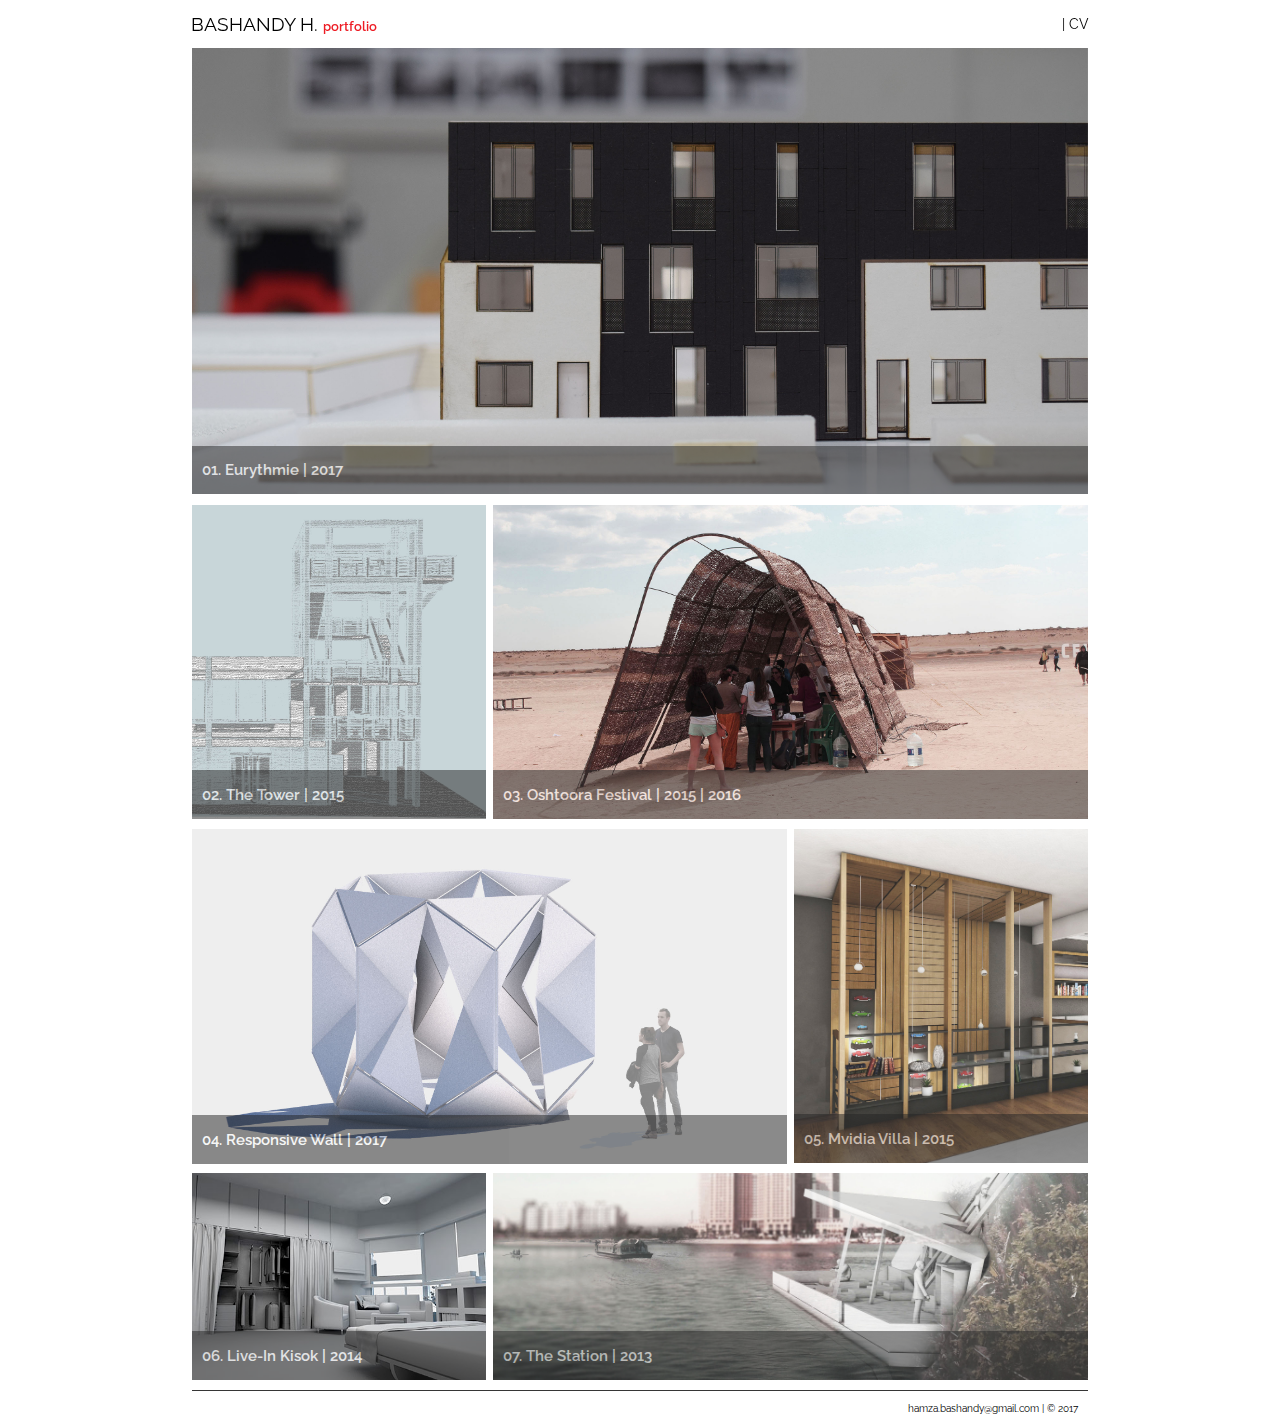
<file: index.html>
<!DOCTYPE html>
<html lang="en">
    <head>
        <title>BASHANDY H.</title>
        <meta name="description" content="" />
        <meta name="keywords" content="" />
        <meta name="author" content="Hamza Bashandy" />
        
        <meta charset="utf-8">
        <meta name="viewport" content="width=device-width, user-scalable=no, minimum-scale=1.0, maximum-scale=1.0">
        <LINK REL=StyleSheet HREF="css/main.css" TYPE="text/css" MEDIA=screen>
        <link href="https://fonts.googleapis.com/css?family=Raleway:200,400,600" rel="stylesheet"> 
		<script src="https://ajax.googleapis.com/ajax/libs/jquery/3.2.1/jquery.min.js"></script>
        <script src="https://360player.io/static/dist/scripts/embed.js" async></script>
			
    </head>
    
    <body>
	
     
		 <div class="header"> 
		 	<div class="title"> <h1>BASHANDY H. <span id="portfolio"> portfolio </span> </h1></div>
		 	<div class="subtitle"><h2><a href="resume.html" target="_blank">| CV </a></h2></div>
		 </div>
		
	<div class="wrapper">
		 <div class="eurythmie"><a href="cheratte.html"><img src="assets/cheratte.jpg"></a></div>
		 <div class="text06 eurythmie-text"><p>01. Eurythmie | 2017</p></div>

		 <div class="thetower"><a href="thetower.html"><img src="assets/thetower.jpg"></a></div>
		 <div class="text06 thetower-text"><p>02. The Tower | 2015</p></div>

		 <div class="oshtoora"><a href="oshtoora.html"><img src="assets/oshtoora.jpg"></a></div>
		 <div class="text06 oshtoora-text"><p>03. Oshtoora Festival | 2015 | 2016</p></div>

		 <div class="wall"><a href="responsivewall.html"><img src="assets/responsivewall.jpg"></a></div>
		 <div class="text06 wall-text"><p>04. Responsive Wall | 2017</p></div>

		 <div class="mvidia"><a href="mvidia.html"><img src="assets/mvidia.jpg"></a></div>
		 <div class="text06 mvidia-text"><p>05. Mvidia Villa | 2015</p></div>

		 <div class="osfarm"><a href="kiosk.html"><img src="assets/osfarm.jpg"></a></div>
		 <div class="text06 osfarm-text"><p>06. Live-In Kisok | 2014</p></div>

		 <div class="thestation"><a href="thestation.html"><img src="assets/thestation.jpg"></a></div>
		 <div class="text06 thestation-text"><p>07. The Station | 2013</p></div> 
        
		 <div class="footer"><p>hamza.bashandy@gmail.com | &copy 2017</p></div>
	</div>    
		
	<script>
          (function(i,s,o,g,r,a,m){i['GoogleAnalyticsObject']=r;i[r]=i[r]||function(){
          (i[r].q=i[r].q||[]).push(arguments)},i[r].l=1*new Date();a=s.createElement(o),
          m=s.getElementsByTagName(o)[0];a.async=1;a.src=g;m.parentNode.insertBefore(a,m)
          })(window,document,'script','https://www.google-analytics.com/analytics.js','ga');

          ga('create', 'UA-103040334-1', 'auto');
          ga('send', 'pageview');
    </script>
        
    </body>
        
</html>
</file>
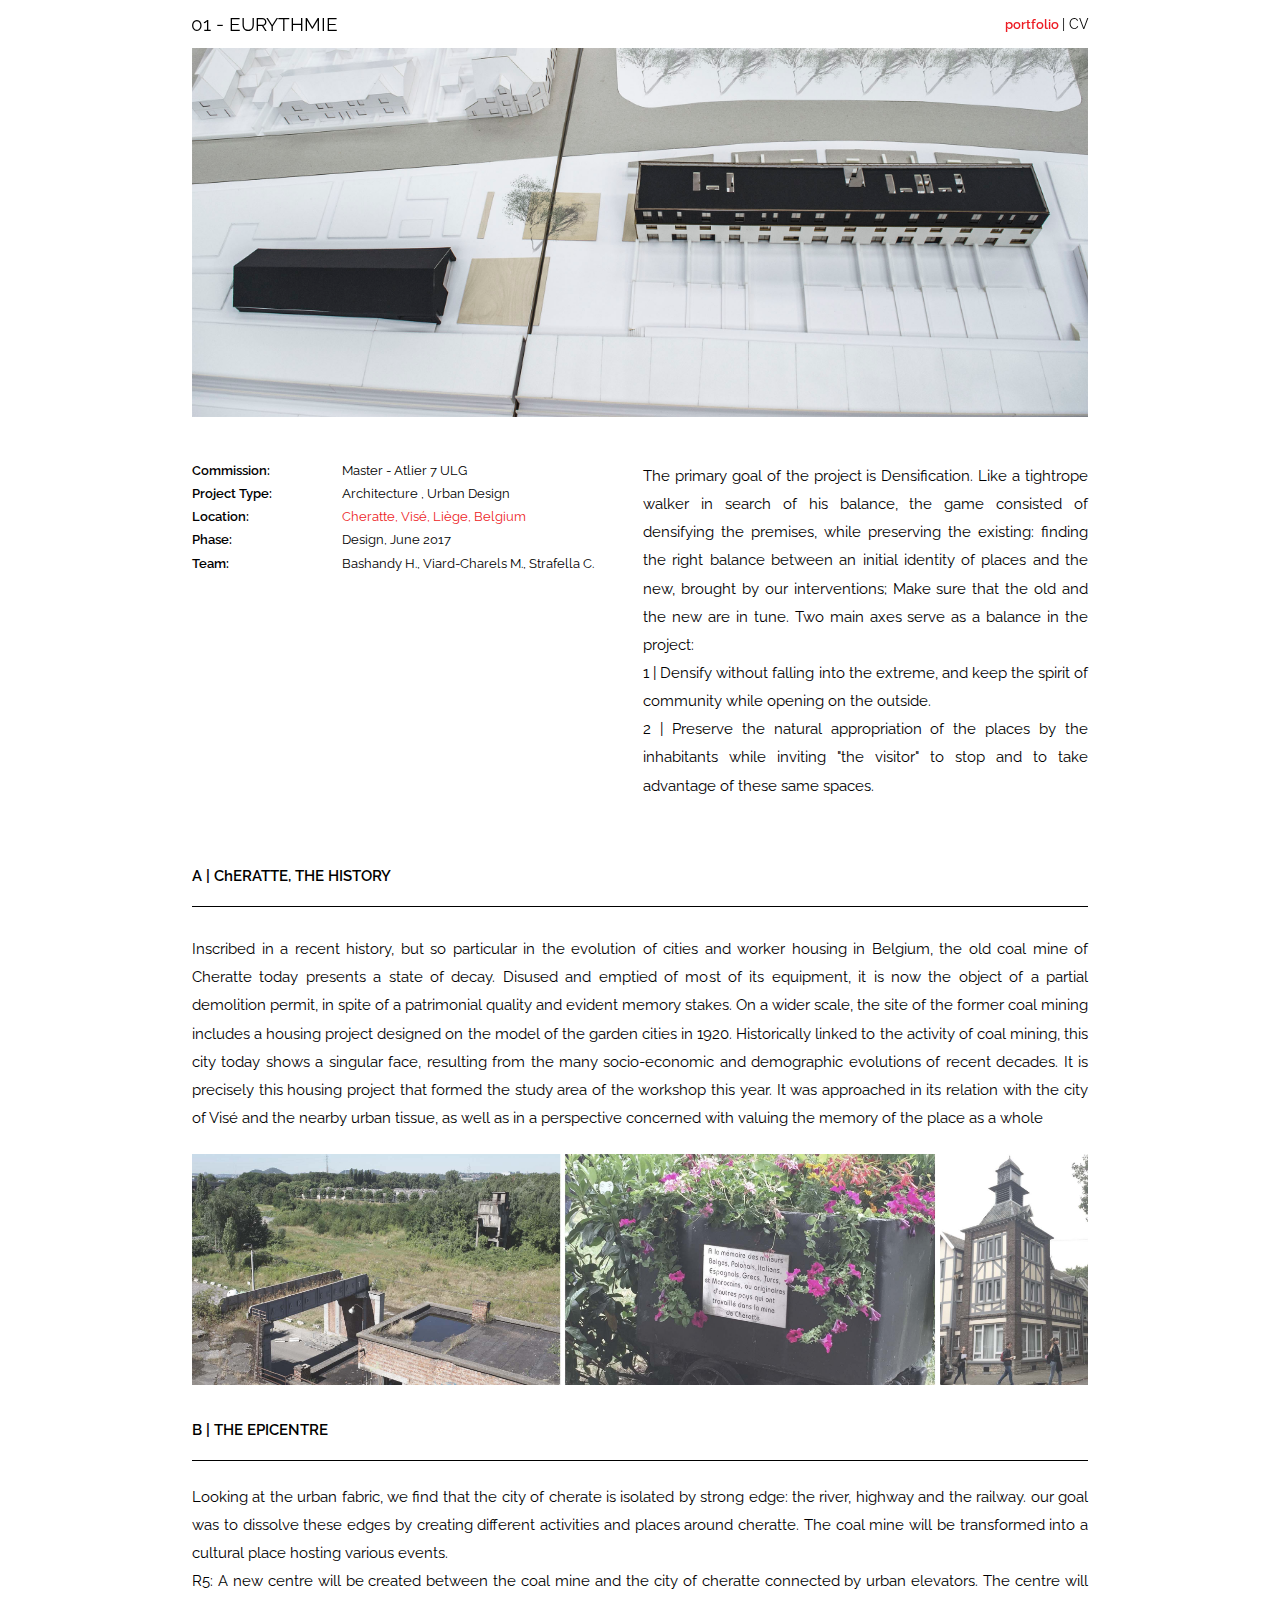
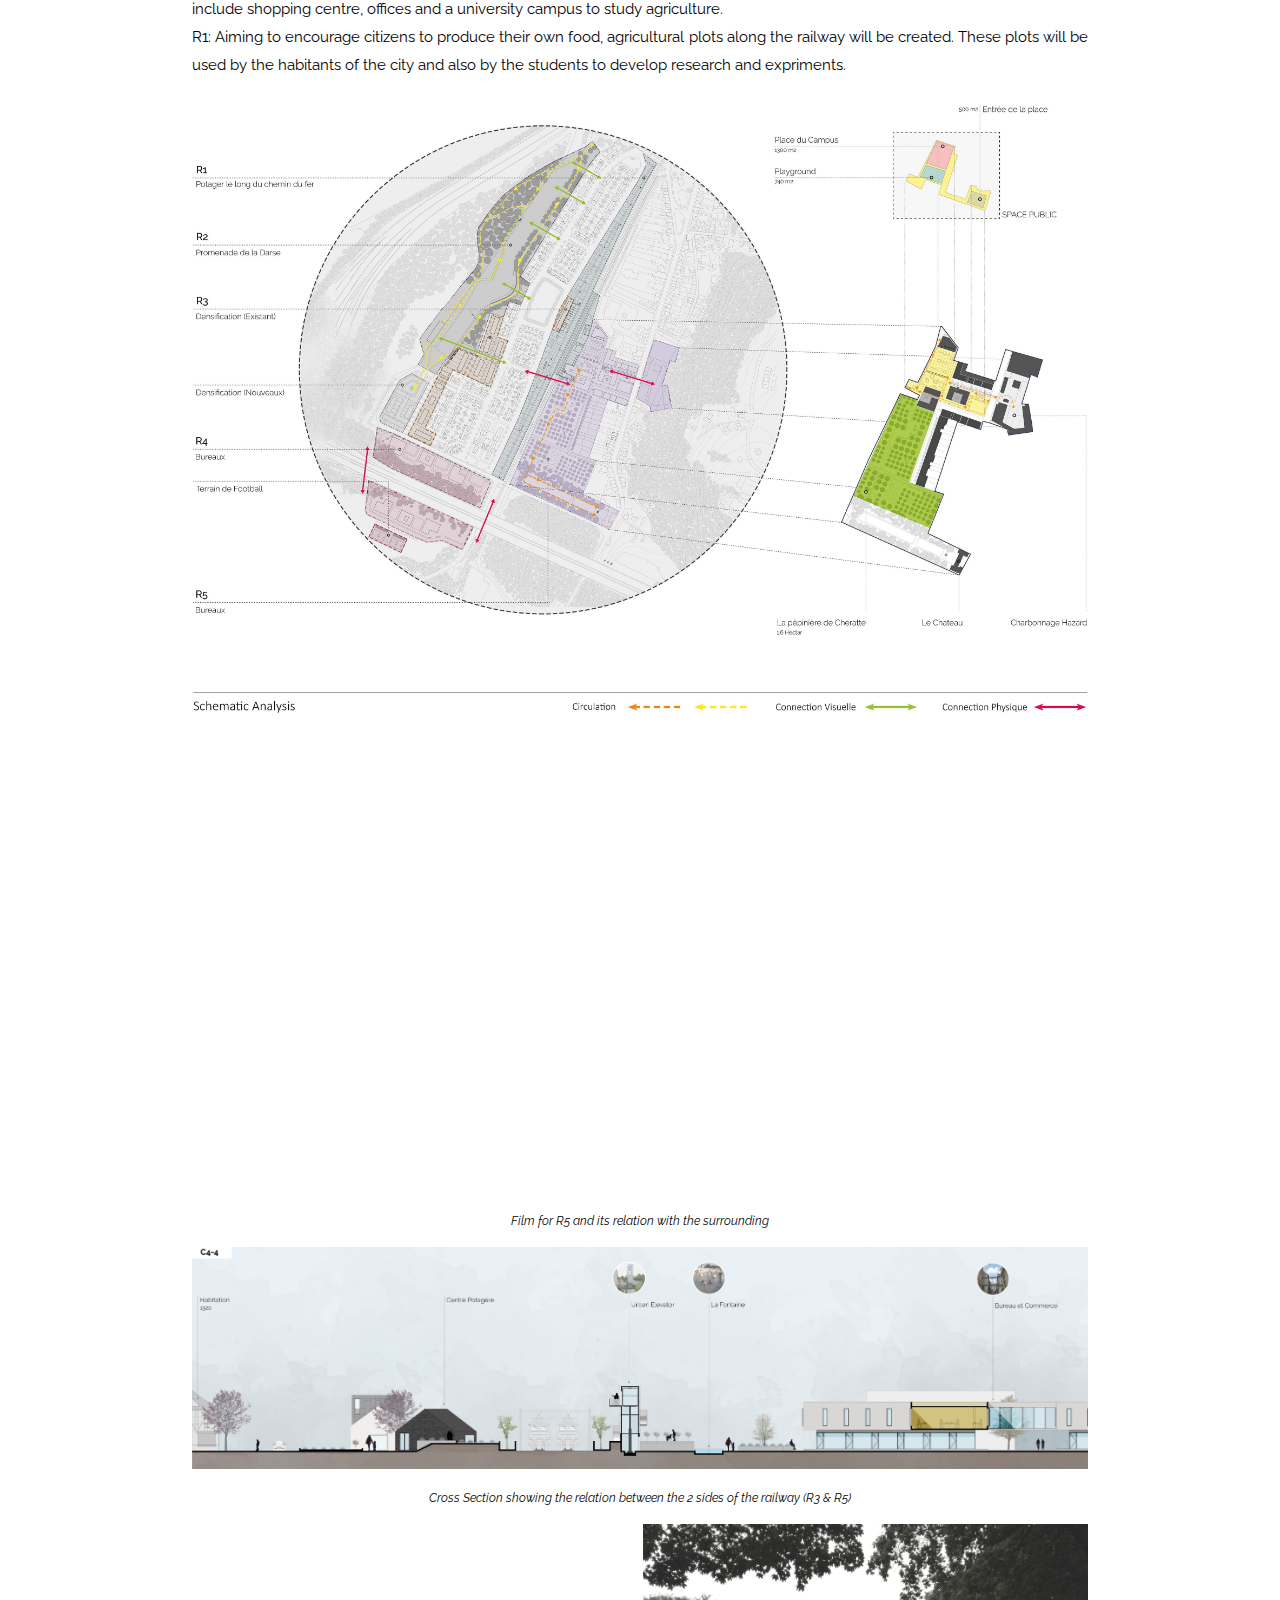
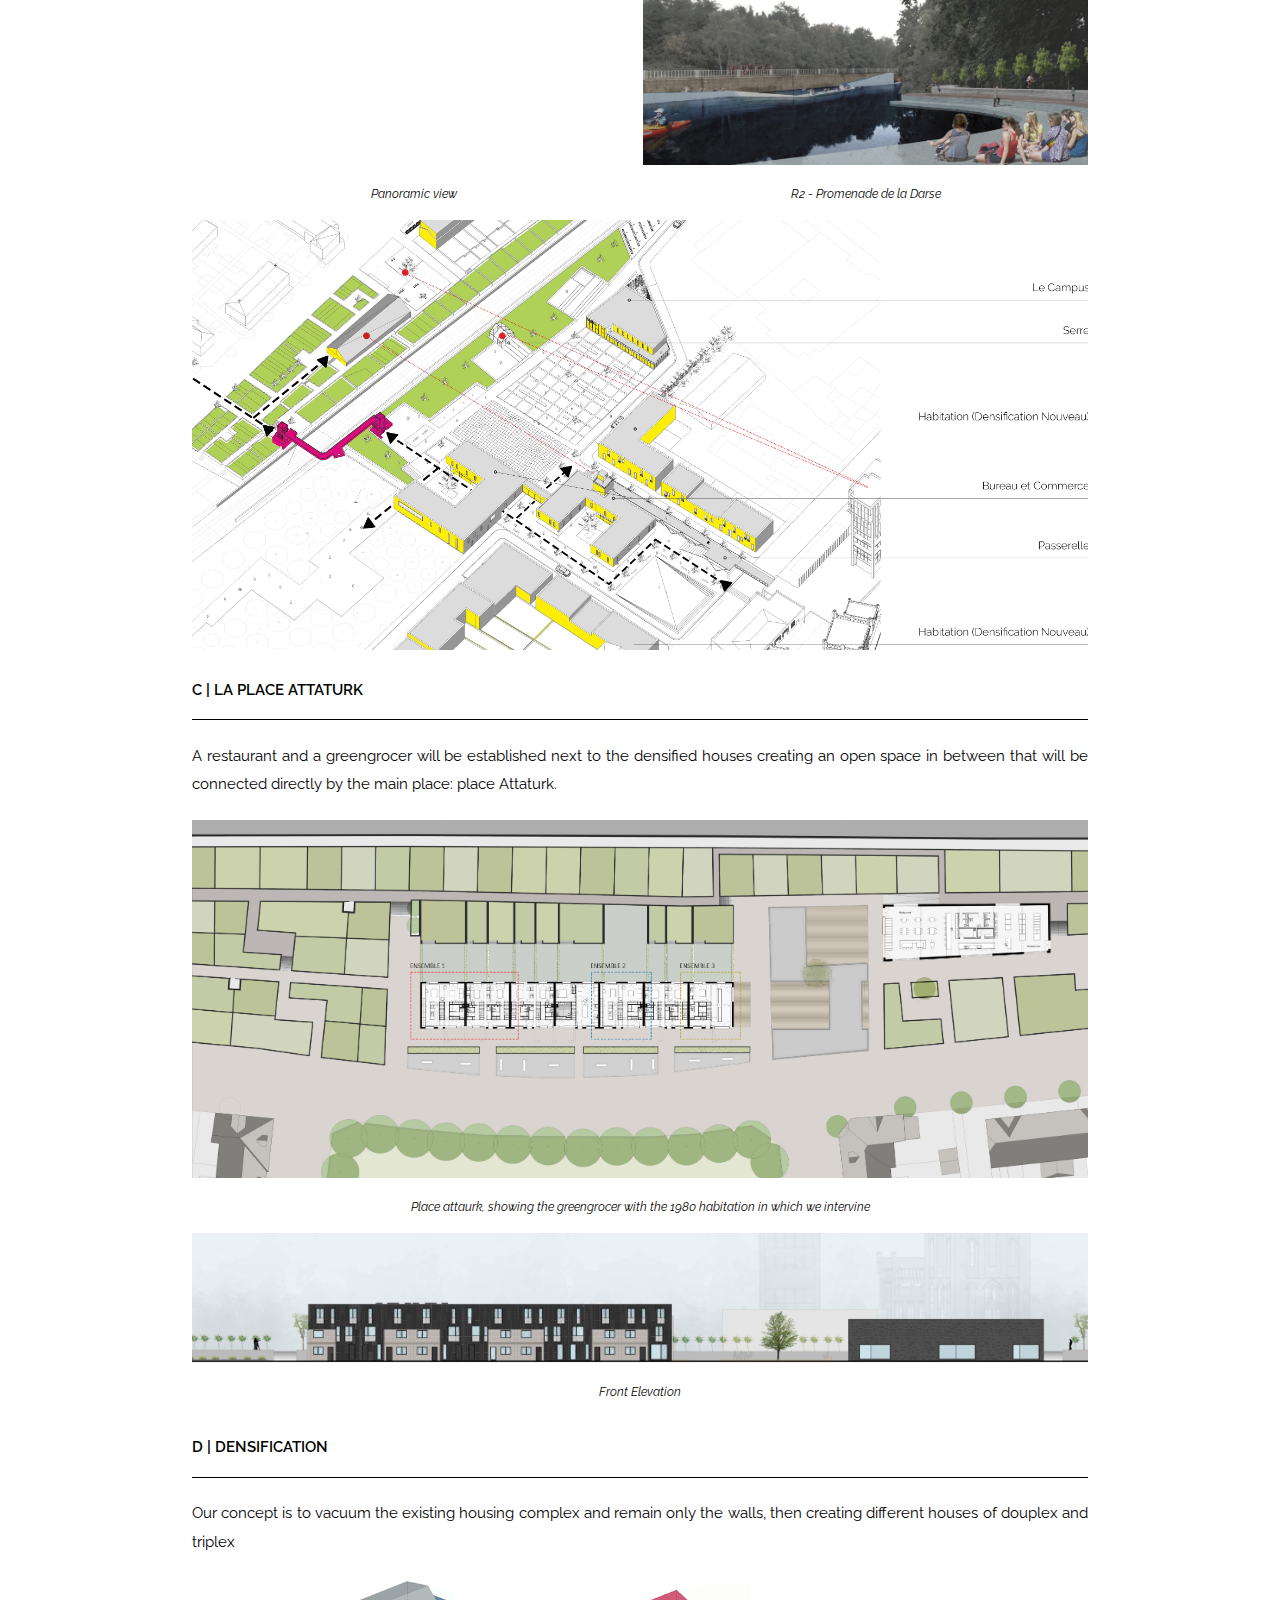
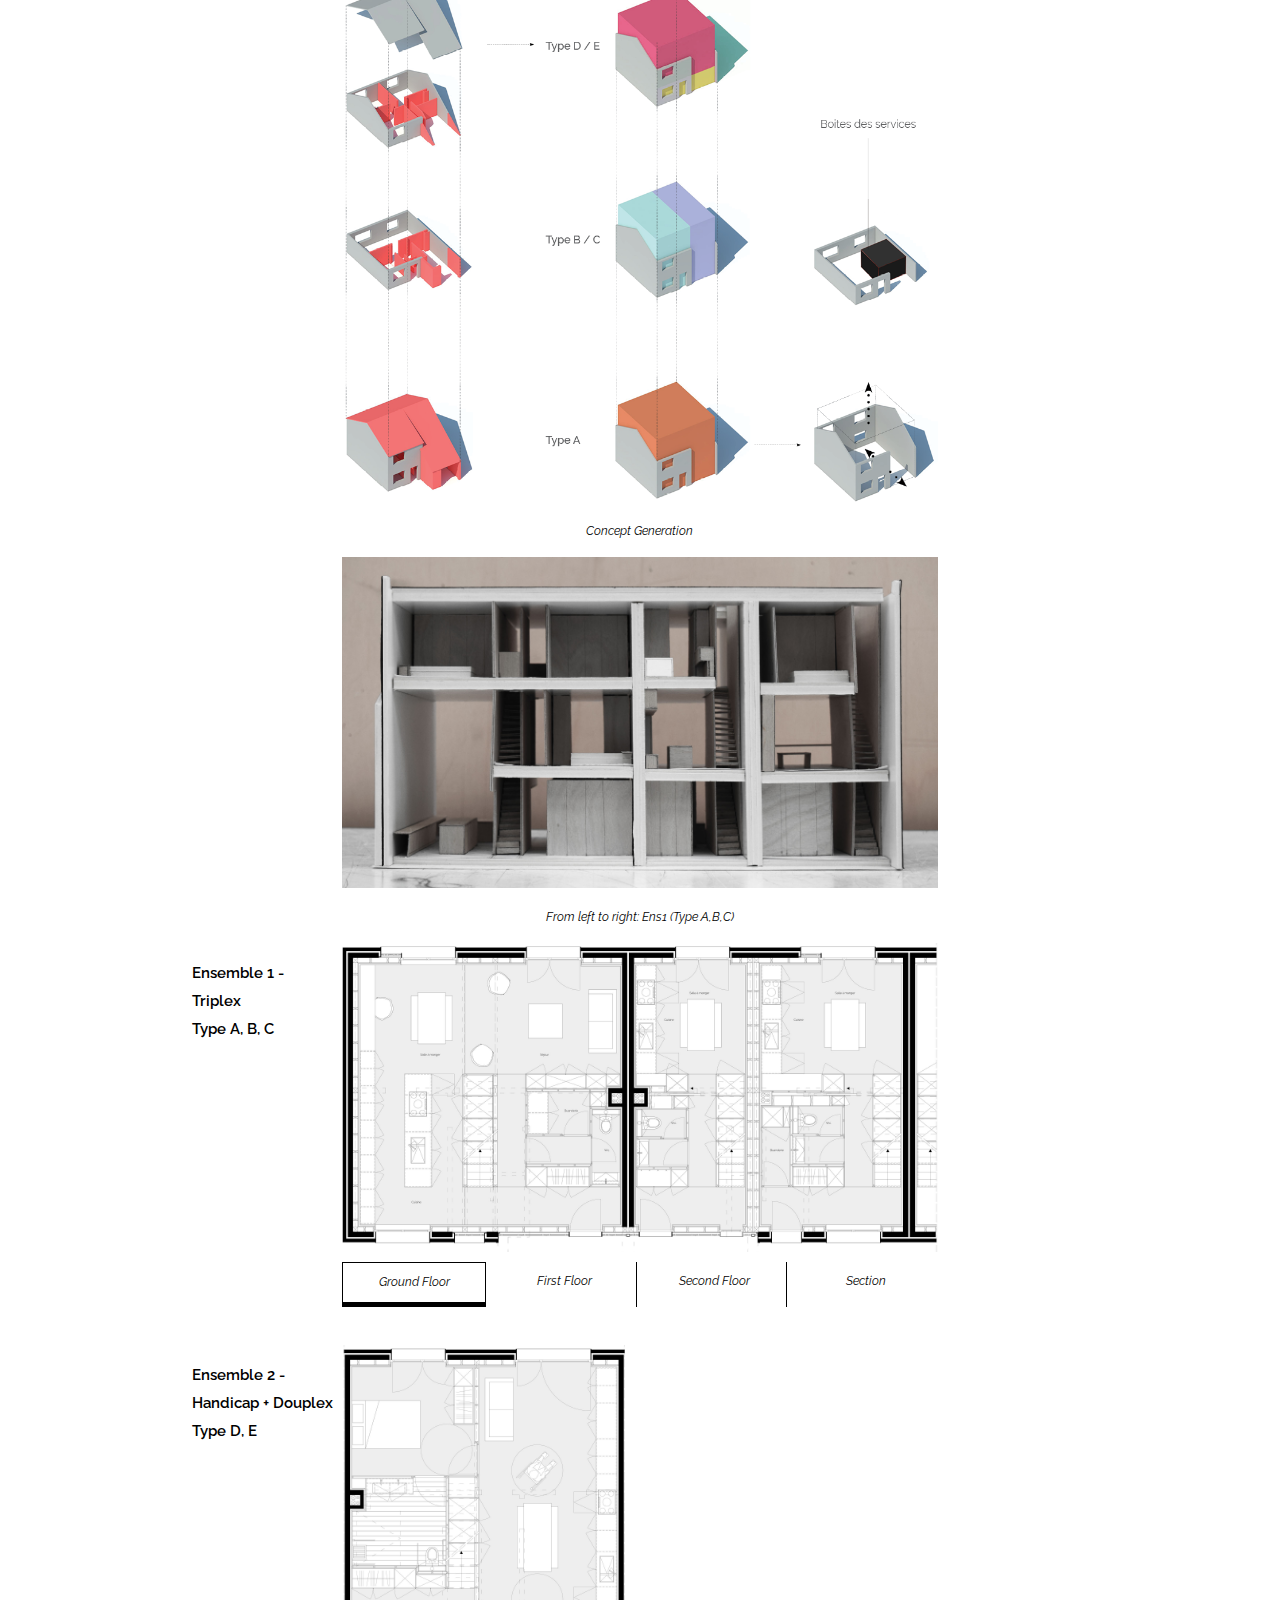
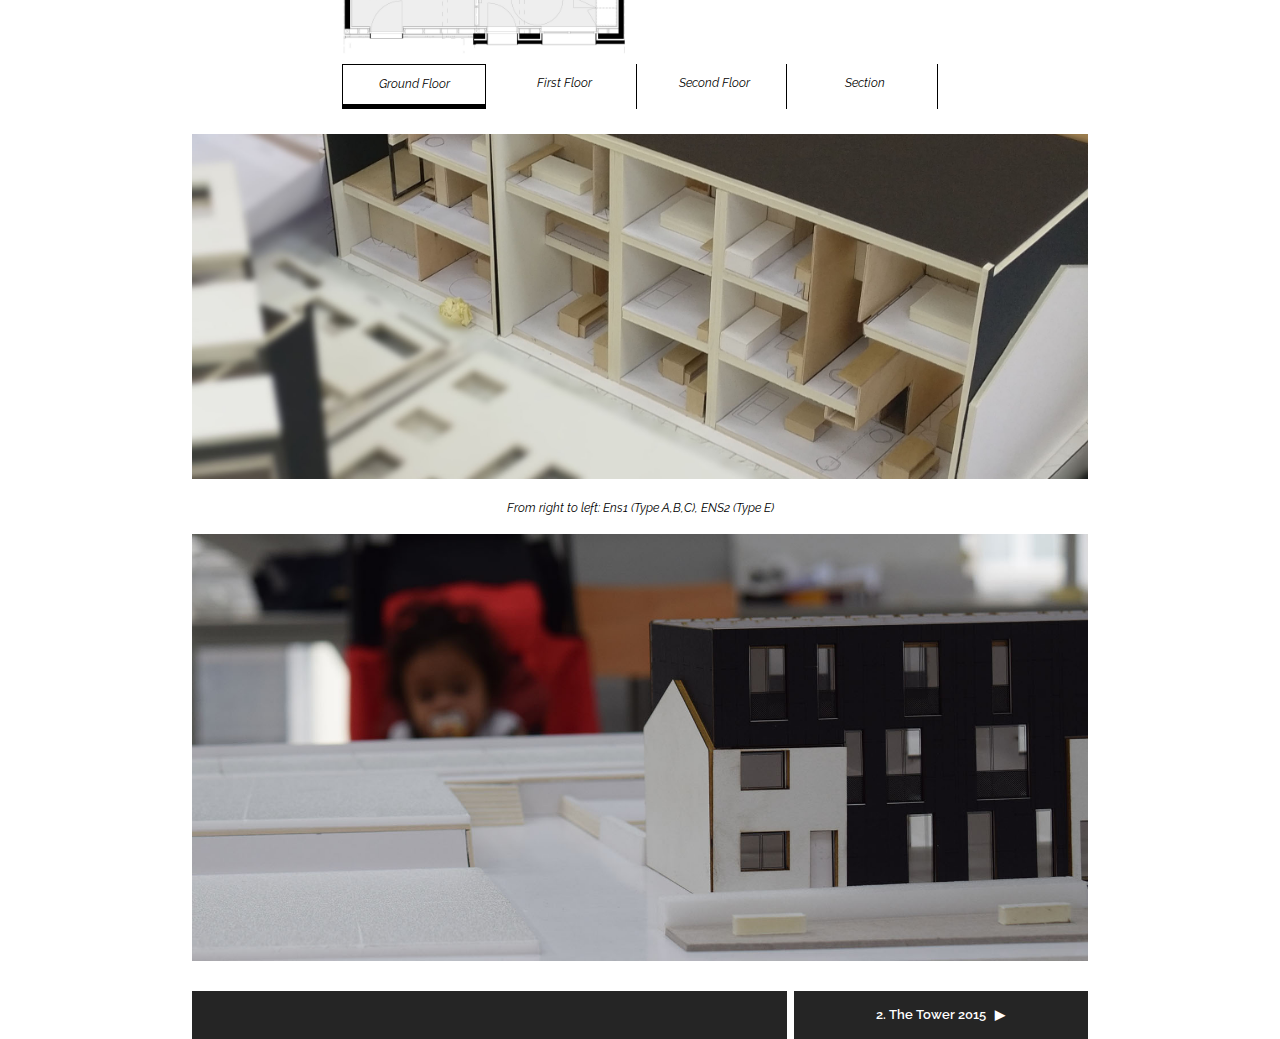
<file: cheratte.html>
<!DOCTYPE html>
<html lang="en">
    <head>
        <title>01-EURYTHMIE</title>
        <meta name="description" content="" />
        <meta name="keywords" content="" />
        <meta name="author" content="Hamza Bashandy" />
        
        <meta charset="utf-8">
        <meta name="viewport" content="width=device-width, user-scalable=no, minimum-scale=1.0, maximum-scale=1.0">
        <LINK REL=StyleSheet HREF="css/work.css" TYPE="text/css" MEDIA=screen>
        <link href="https://fonts.googleapis.com/css?family=Raleway:200,400,600" rel="stylesheet"> 
		<script src="https://ajax.googleapis.com/ajax/libs/jquery/3.2.1/jquery.min.js"></script>
        <script src="https://360player.io/static/dist/scripts/embed.js" async></script>
			
    </head>
    
    <body>
	
     <div class="header"> 
            <div class="title"> <h1>01 - EURYTHMIE</h1></div>
            <div class="subtitle"> <h2><a href="index.html"><span id="portfolio"> portfolio </span></a></h2> <h2><a href="resume.html" target="_blank">| CV </a></h2></div>
     </div>
     <div class="wrapper">
		 <div class="c_01"><img src="assets/C_01.jpg"></div>
		 <div class="c_bar01"><p class="text01 ">Commission: <br>Project Type: <br>Location: <br>Phase: <br>Team:</p></div>
		 <div class="c_bar02"><p class="text05 ">Master - Atlier 7 ULG <br> Architecture , Urban Design <br> <a id="location" href="https://goo.gl/maps/RDtkcLq6sqA2" target="_blank">Cheratte, Visé, Liège, Belgium</a> <br> Design, June 2017 <br> Bashandy H., Viard-Charels M., Strafella C. </p></div>
		 <div class="c_description"><p class="text02">The primary goal of the project is Densification. Like a tightrope walker in search of his balance, the game consisted of densifying the premises, while preserving the existing: finding the right balance between an initial identity of places and the new, brought by our interventions; Make sure that the old and the new are in tune. Two main axes serve as a balance in the project: <br> 1 | Densify without falling into the extreme, and keep the spirit of community while opening on the outside. <br> 2 | Preserve the natural appropriation of the places by the inhabitants while inviting "the visitor" to stop and to take advantage of these same spaces.</p></div>
		 <div class="text03 c_history_text"><p>A | ChERATTE, THE HISTORY</p></div>
		 <div class="c_history_text02"><p class="text02">Inscribed in a recent history, but so particular in the evolution of cities and worker housing in Belgium, the old coal mine of Cheratte today presents a state of decay. Disused and emptied of most of its equipment, it is now the object of a partial demolition permit, in spite of a patrimonial quality and evident memory stakes. On a wider scale, the site of the former coal mining includes a housing project designed on the model of the garden cities in 1920. Historically linked to the activity of coal mining, this city today shows a singular face, resulting from the many socio-economic and demographic evolutions of recent decades. It is precisely this housing project that formed the study area of the workshop this year. It was approached in its relation with the city of Visé and the nearby urban tissue, as well as in a perspective concerned with valuing the memory of the place as a whole</p></div>
         <div class="text03 c_history"><img src="assets/C_history.jpg"></div>
		 <div class="text03 c_urban_text"><p>B | THE EPICENTRE </p></div>
         <div class="c_urban_text02"><p class="text02">Looking at the urban fabric, we find that the city of cherate is isolated by  strong edge: the river, highway and the railway. our goal was to dissolve these edges by creating different activities and places around cheratte. The coal mine will be transformed into a cultural place hosting various events. <br> R5: A new centre will be created between the coal mine and the city of cheratte connected by urban elevators. The centre will include shopping centre, offices and a university campus to study agriculture. <br>R1: Aiming to encourage citizens to produce their own food, agricultural plots along the railway will be created. These plots will be used by the habitants of the city and also by the students to develop research and expriments.</p></div>
		 <div class="c_urban_02"><img src="assets/C_02.jpg"></div>
		 <div class="c_urban_04"><iframe src="https://player.vimeo.com/video/223756731" width="640" height="360" frameborder="0" webkitallowfullscreen mozallowfullscreen allowfullscreen></iframe></div>
         <div class="text04 c_urban_04_text"><p>Film for R5 and its relation with the surrounding</p></div>
         <div class="c_urban_07"><img src="assets/C_07.jpg"></div>
         <div class="text04 c_urban_07_text"><p>Cross Section showing the relation between the 2 sides of the railway (R3 & R5)</p></div>
         <div class="c_urban_05"><img src="assets/C_05.jpg"></div>
         <div class="c_urban_08"><iframe src="https://player.vimeo.com/video/223757932" width="640" height="274" frameborder="0" webkitallowfullscreen mozallowfullscreen allowfullscreen></iframe></div>
         <div class="text04 c_urban_05_text"><p>Panoramic view</p></div>
         <div class="text04 c_urban_08_text"><p>R2 - Promenade de la Darse</p></div>
         <div class="c_urban_09"><img src="assets/C_09.jpg"></div>
         <div class="text03 p_place_text"><p>C | LA PLACE ATTATURK </p></div>
         <div class="p_place_text02"><p class="text02">A restaurant and a greengrocer will be established next to the densified houses creating an open space in between that will be connected directly by the main place: place Attaturk. </p></div>
  		 <div class="p_place_01"><img src="assets/P_01.jpg"></div>
         <div class="text04 p_place_01_text"><p>Place attaurk, showing the greengrocer with the 1980 habitation in which we intervine </p></div>
         <div class="p_place_02"><img src="assets/P_02.jpg"></div>
         <div class="text04 p_place_02_text"><p>Front Elevation</p></div>
         <div class="text03 a_arch_text"><p>D | DENSIFICATION </p></div>
         <div class="a_arch_text02"><p class="text02">Our concept is to vacuum the existing housing complex and remain only the walls, then creating different houses of douplex and triplex</p></div>
         <div class="a_arch_03"><img src="assets/A_01.png"></div>
         <div class="text04 a_arch_03_text"><p>Concept Generation</p></div>
         <div class="a_ens_00"><img src="assets/A_ens_00.jpg"></div>
         <div class="text04 a_ens_00_text"><p>From left to right: Ens1 (Type A,B,C)</p></div>
         <div class="text03 a_ens1_01_text"><p>Ensemble 1 - Triplex <br> Type A, B, C</p></div>
         <div class="a_ens1_01"><img src="assets/A_ens1_01.jpg"></div>
         <div class="a_ens1_02"><img src="assets/A_ens1_02.jpg"></div>
         <div class="a_ens1_03"><img src="assets/A_ens1_03.jpg"></div>
         <div class="a_ens1_04"><img src="assets/A_ens1_section.jpg"></div>
         <div class="text04 a_ens1_01_ground"><p>Ground Floor</p></div>
         <div class="text04 a_ens1_01_first"><p>First Floor</p></div>
         <div class="text04 a_ens1_01_second"><p>Second Floor</p></div>
         <div class="text04 a_ens1_01_section"><p>Section</p></div>
         <div class="text03 a_ens2_01_text"><p>Ensemble 2 - Handicap + Douplex <br> Type D, E</p></div>
         <div class="a_ens2_01"><img src="assets/A_ens2_01.jpg"></div>
         <div class="a_ens2_02"><img src="assets/A_ens2_02.jpg"></div>
         <div class="a_ens2_03"><img src="assets/A_ens2_03.jpg"></div>
         <div class="text04 a_ens2_01_ground"><p>Ground Floor</p></div>
         <div class="text04 a_ens2_02_first"><p>First Floor</p></div>
         <div class="text04 a_ens2_03_second"><p>Second Floor</p></div>
         <div class="text04 a_ens2_04_section"><p>Section</p></div>
         <div class="a_ens2_04"><img src="assets/A_ens2_section.jpg"></div>
		 <div class="a_ens_01"><img src="assets/A_ens_01.jpg"></div>
		 <div class="text04 a_ens_01_text"><p>From right to left: Ens1 (Type A,B,C), ENS2 (Type E) </p></div>
		 <div class="a_ens_02"><img src="assets/A_ens_02.jpg"></div>

		 <div class="text01 next"><a href="thetower.html"><p>2. The Tower 2015 &nbsp; &#9654;</p></a></div>
         <div class="text01 previous"></div>

	 </div> 
		
	<script>
		$(".a_ens1_01_ground").click(function(){
            $(".a_ens1_01").show();
            $(".a_ens1_02").hide();
            $(".a_ens1_03").hide();
            $(".a_ens1_04").hide();
            $(".a_ens1_01_ground").css('border','solid 1px').css('border-bottom','solid 5px');
            $(".a_ens1_01_first").css('border-style','none');
            $(".a_ens1_01_second").css('border-style','none');
            $(".a_ens1_01_section").css('border-style','none');
        });

        $(".a_ens1_01_first").click(function(){
            $(".a_ens1_02").show();
            $(".a_ens1_01").hide();
            $(".a_ens1_03").hide();
            $(".a_ens1_04").hide();
            $(".a_ens1_01_first").css('border','solid 1px').css('border-bottom','solid 5px');
            $(".a_ens1_01_ground").css('border-style','none');
            $(".a_ens1_01_second").css('border-style','none');
            $(".a_ens1_01_section").css('border-style','none');
        });

        $(".a_ens1_01_second").click(function(){
            $(".a_ens1_03").show();
            $(".a_ens1_01").hide();
            $(".a_ens1_02").hide();
            $(".a_ens1_04").hide();
            $(".a_ens1_01_second").css('border','solid 1px').css('border-bottom','solid 5px');
            $(".a_ens1_01_ground").css('border-style','none');
            $(".a_ens1_01_first").css('border-style','none');
            $(".a_ens1_01_section").css('border-style','none');
        });

        $(".a_ens1_01_section").click(function(){
            $(".a_ens1_04").show();
            $(".a_ens1_01").hide();
            $(".a_ens1_02").hide();
            $(".a_ens1_03").hide();
            $(".a_ens1_01_section").css('border','solid 1px').css('border-bottom','solid 5px');
            $(".a_ens1_01_ground").css('border-style','none');
            $(".a_ens1_01_first").css('border-style','none');
            $(".a_ens1_01_second").css('border-style','none');
        });

        $(".a_ens2_01_ground").click(function(){
            $(".a_ens2_01").show();
            $(".a_ens2_02").hide();
            $(".a_ens2_03").hide();
            $(".a_ens2_04").hide();
            $(".a_ens2_01_ground").css('border','solid 1px').css('border-bottom','solid 5px');
            $(".a_ens2_02_first").css('border-style','none');
            $(".a_ens2_03_second").css('border-style','none');
            $(".a_ens2_04_section").css('border-style','none');

        });

        $(".a_ens2_02_first").click(function(){
            $(".a_ens2_02").show();
            $(".a_ens2_01").hide();
            $(".a_ens2_03").hide();
            $(".a_ens2_04").hide();
            $(".a_ens2_02_first").css('border','solid 1px').css('border-bottom','solid 5px');
            $(".a_ens2_01_ground").css('border-style','none');
            $(".a_ens2_03_second").css('border-style','none');
            $(".a_ens2_04_section").css('border-style','none');
        });

        $(".a_ens2_03_second").click(function(){
            $(".a_ens2_03").show();
            $(".a_ens2_02").hide();
            $(".a_ens2_01").hide();
            $(".a_ens2_04").hide();
            $(".a_ens2_03_second").css('border','solid 1px').css('border-bottom','solid 5px');
            $(".a_ens2_02_first").css('border-style','none');
            $(".a_ens2_01_ground").css('border-style','none');
            $(".a_ens2_04_section").css('border-style','none');
        });

        $(".a_ens2_04_section").click(function(){
            $(".a_ens2_04").show();
            $(".a_ens2_02").hide();
            $(".a_ens2_01").hide();
            $(".a_ens2_03").hide();
            $(".a_ens2_04_section").css('border','solid 1px').css('border-bottom','solid 5px');
            $(".a_ens2_02_first").css('border-style','none');
            $(".a_ens2_01_ground").css('border-style','none');
            $(".a_ens2_03_second").css('border-style','none');
        });

	</script>
    
    <script>
          (function(i,s,o,g,r,a,m){i['GoogleAnalyticsObject']=r;i[r]=i[r]||function(){
          (i[r].q=i[r].q||[]).push(arguments)},i[r].l=1*new Date();a=s.createElement(o),
          m=s.getElementsByTagName(o)[0];a.async=1;a.src=g;m.parentNode.insertBefore(a,m)
          })(window,document,'script','https://www.google-analytics.com/analytics.js','ga');

          ga('create', 'UA-103040334-1', 'auto');
          ga('send', 'pageview');
    </script>
        
    </body>
        
</html>
</file>
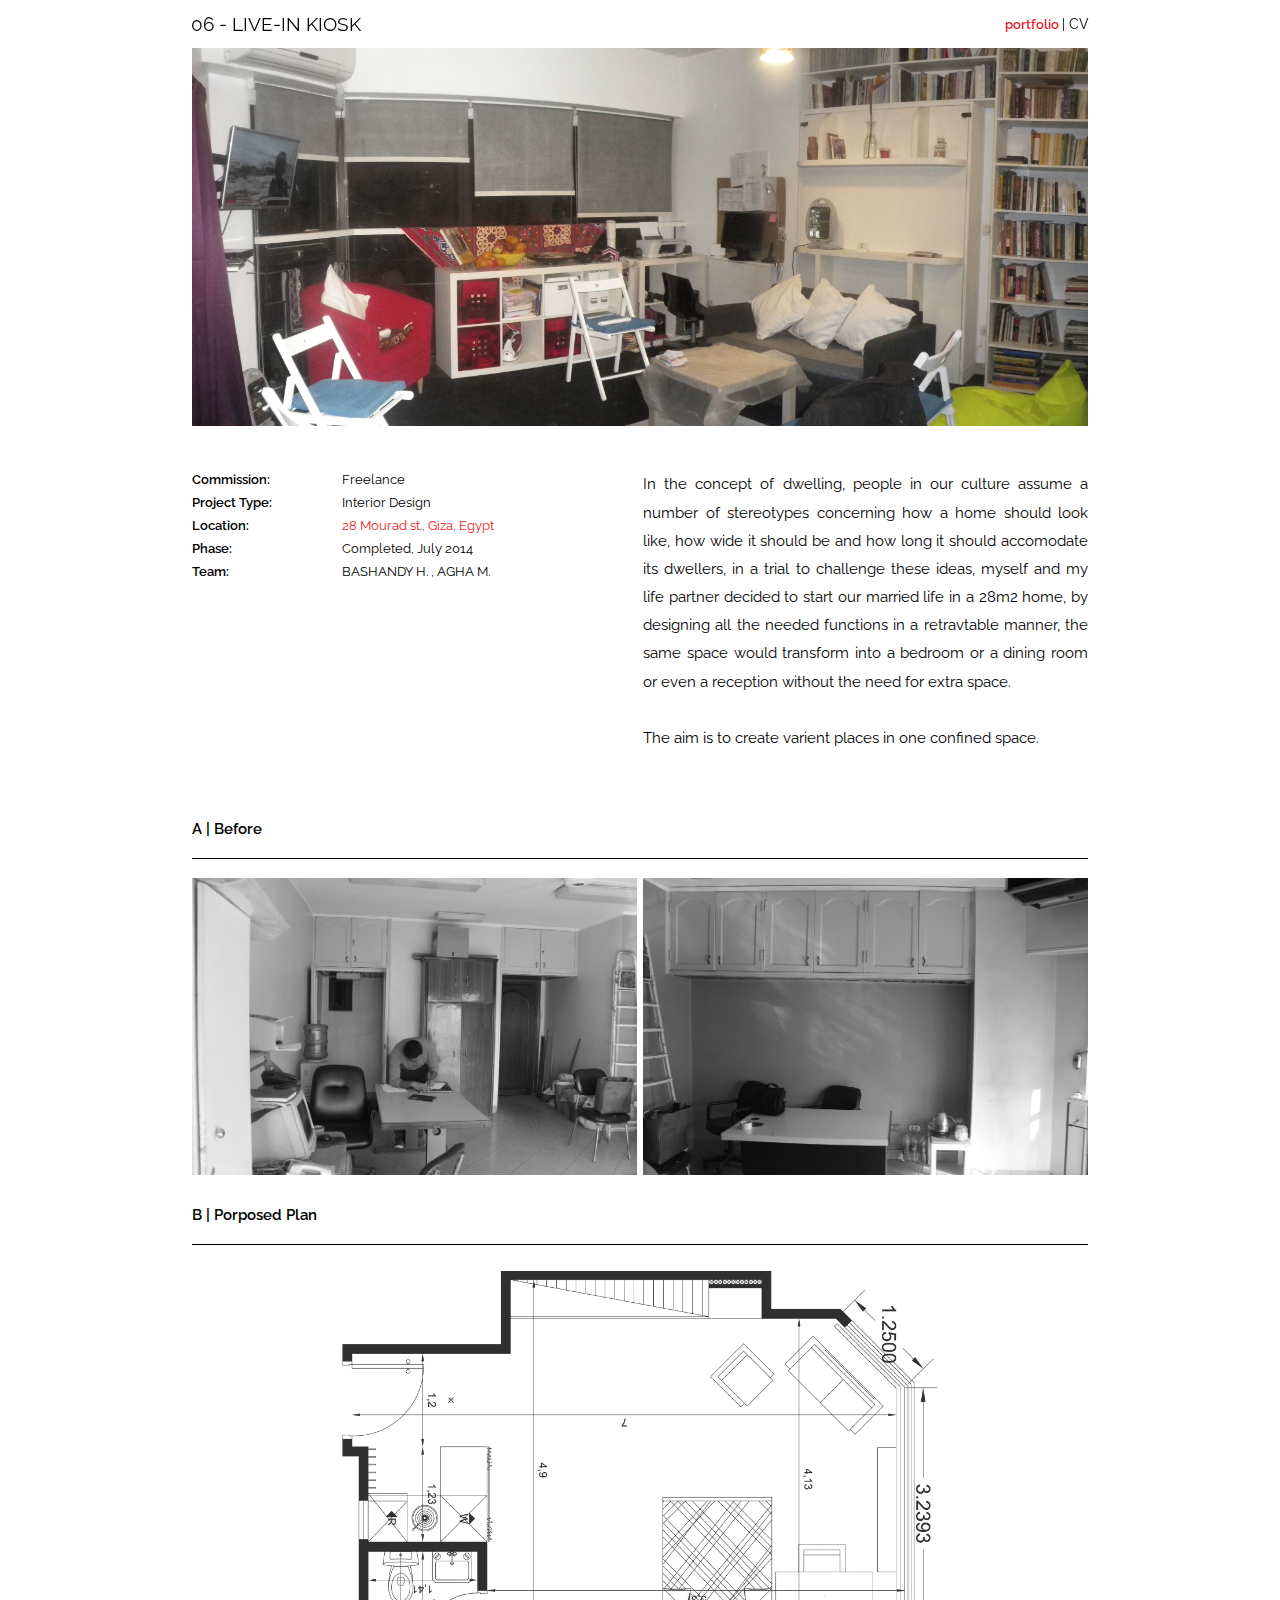
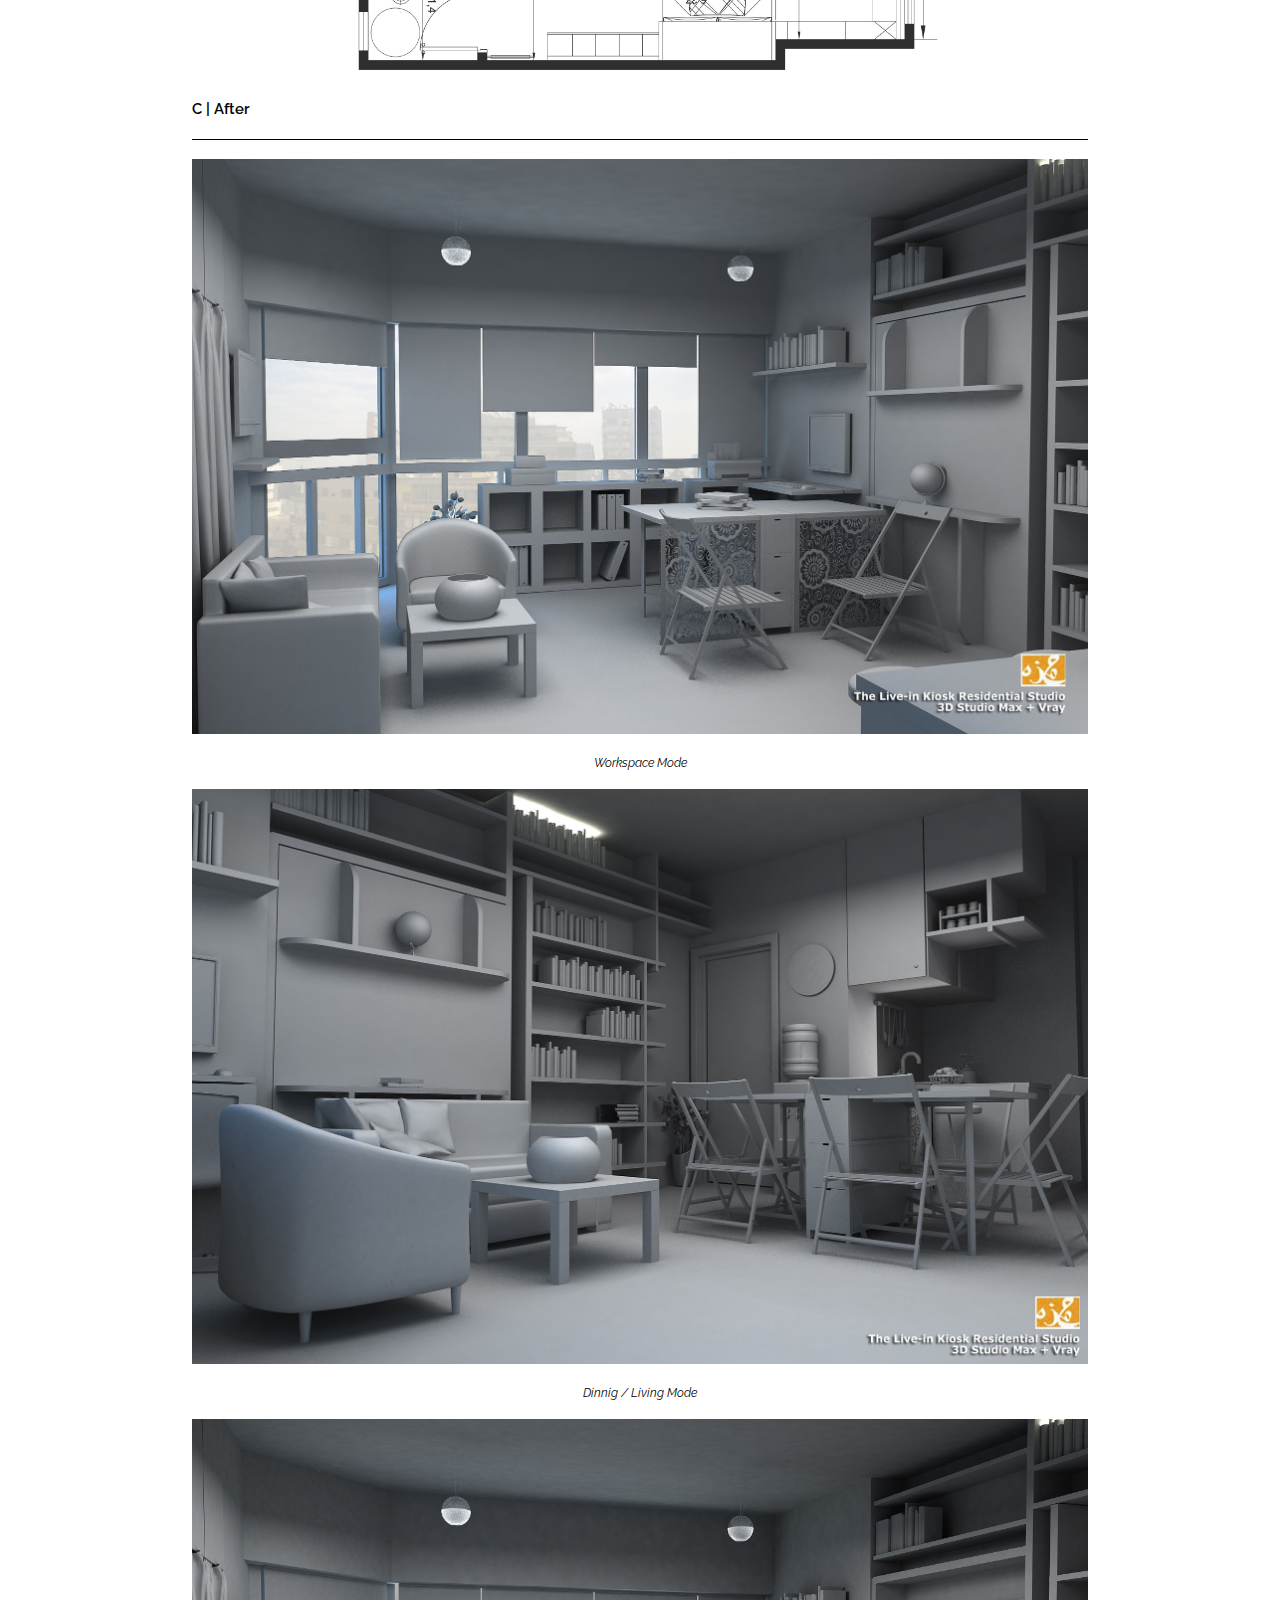
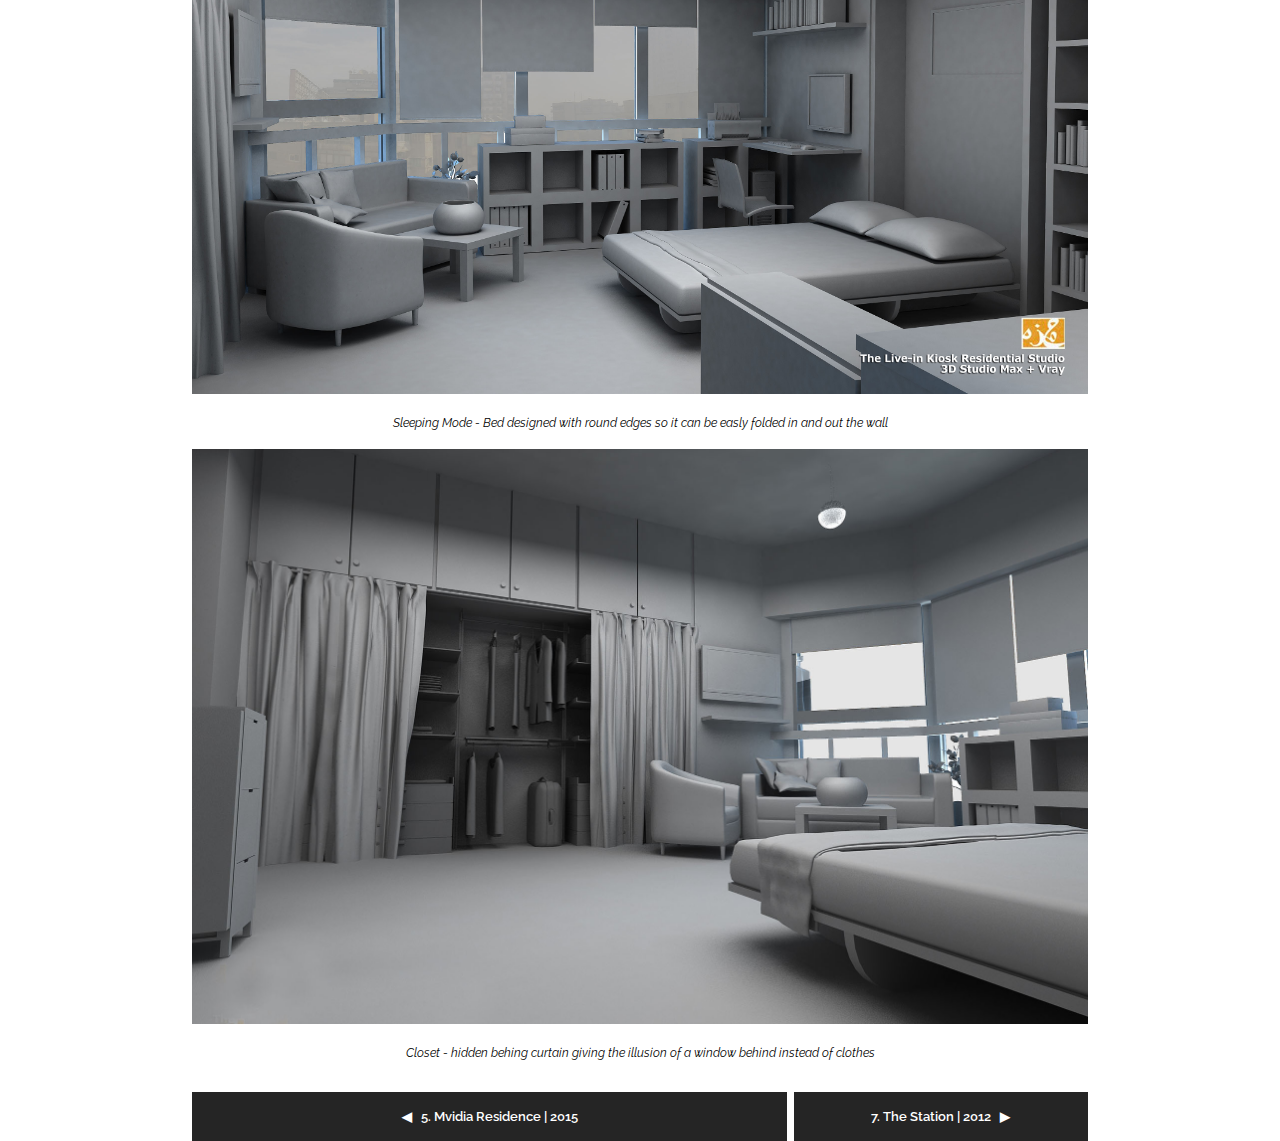
<file: kiosk.html>
<!DOCTYPE html>
<html lang="en">
   <head>
        <title>06-LIVE-IN KIOSK</title>
        <meta name="description" content="" />
        <meta name="keywords" content="" />
        <meta name="author" content="Hamza Bashandy" />
        
        <meta charset="utf-8">
        <meta name="viewport" content="width=device-width, user-scalable=no, minimum-scale=1.0, maximum-scale=1.0">
        <LINK REL=StyleSheet HREF="css/work.css" TYPE="text/css" MEDIA=screen>
        <link href="https://fonts.googleapis.com/css?family=Raleway:200,400,600" rel="stylesheet"> 
		<script src="https://ajax.googleapis.com/ajax/libs/jquery/3.2.1/jquery.min.js"></script>
        <script src="https://360player.io/static/dist/scripts/embed.js" async></script>
			
    </head>
    
    <body>
	
     <div class="header"> 
            <div class="title"> <h1>06 - LIVE-IN KIOSK</h1></div>
            <div class="subtitle"> <h2><a href="index.html"><span id="portfolio"> portfolio </span></a></h2> <h2><a href="resume.html" target="_blank">| CV </a></h2></div>
     </div>
     <div class="wrapper">
		 <div class="c_01"><img src="assets/kiosk/01_cover.jpg"></div>
		 <div class="c_bar01"><p class="text01 ">Commission: <br>Project Type: <br>Location: <br>Phase: <br>Team:</p></div>
		 <div class="c_bar02"><p class="text05 "> Freelance <br> Interior Design <br> <a class="link" href="https://goo.gl/maps/oK1VQQ7KoPL2" target="_blank">28 Mourad st., Giza, Egypt
		 </a> <br> Completed, July 2014 <br> BASHANDY H. , AGHA M.</p></div>
		 <div class="c_description"><p class="text02">In the concept of dwelling, people in our culture assume a number of stereotypes concerning how a home should look like, how wide it should be and how long it should accomodate its dwellers, in a trial to challenge these ideas, myself and my life partner decided to start our married life in a 28m2 home, by designing all the needed functions in a retravtable manner, the same space would transform into a bedroom or a dining room or even a reception without the need for extra space. <br> <br> The aim is to create varient places in one confined space. </div>
		 <div class="text03 before_text"><p>A | Before</p></div>
		 <div class="before_02"><img src="assets/kiosk/02_before.jpg"></div>
		 <div class="before_03"><img src="assets/kiosk/03_before.jpg"></div>
		 <div class="text03 plankiosk_text"><p>B | Porposed Plan</p></div>
		 <div class="plankiosk_04"><img src="assets/kiosk/04_plan.jpg"></div>
		 <div class="text03 after_text"><p>C | After</p></div>
		 <div class="workspace_05"><img src="assets/kiosk/05_workspace.jpg"></div>
		 <div class="text04 workspace_text"><p>Workspace Mode</p></div>
		 <div class="dining_06"><img src="assets/kiosk/06_dining.jpg"></div>
		 <div class="text04 dining_text"><p>Dinnig / Living Mode</p></div>
		 <div class="sleeping_07"><img src="assets/kiosk/07_sleeping.jpg"></div>
		 <div class="text04 sleeping_text"><p>Sleeping Mode - Bed designed with round edges so it can be easly folded in and out the wall</p></div>
		 <div class="closet_08"><img src="assets/kiosk/08_closet.jpg"></div>
		 <div class="text04 closet_text"><p>Closet - hidden behing curtain giving the illusion of a window behind instead of clothes</p></div>

		 <div class="text01 next_kiosk"><a href="thestation.html"><p>7. The Station | 2012 &nbsp; &#9654;</p></a></div>
		 <div class="text01 previous_kiosk"><a href="mvidia.html"><p>&#9664; &nbsp; 5. Mvidia Residence | 2015</p></a></div>

	 </div> 
		
	<script>
          (function(i,s,o,g,r,a,m){i['GoogleAnalyticsObject']=r;i[r]=i[r]||function(){
          (i[r].q=i[r].q||[]).push(arguments)},i[r].l=1*new Date();a=s.createElement(o),
          m=s.getElementsByTagName(o)[0];a.async=1;a.src=g;m.parentNode.insertBefore(a,m)
          })(window,document,'script','https://www.google-analytics.com/analytics.js','ga');

          ga('create', 'UA-103040334-1', 'auto');
          ga('send', 'pageview');
    </script>
        
    </body>
        
</html>
</file>
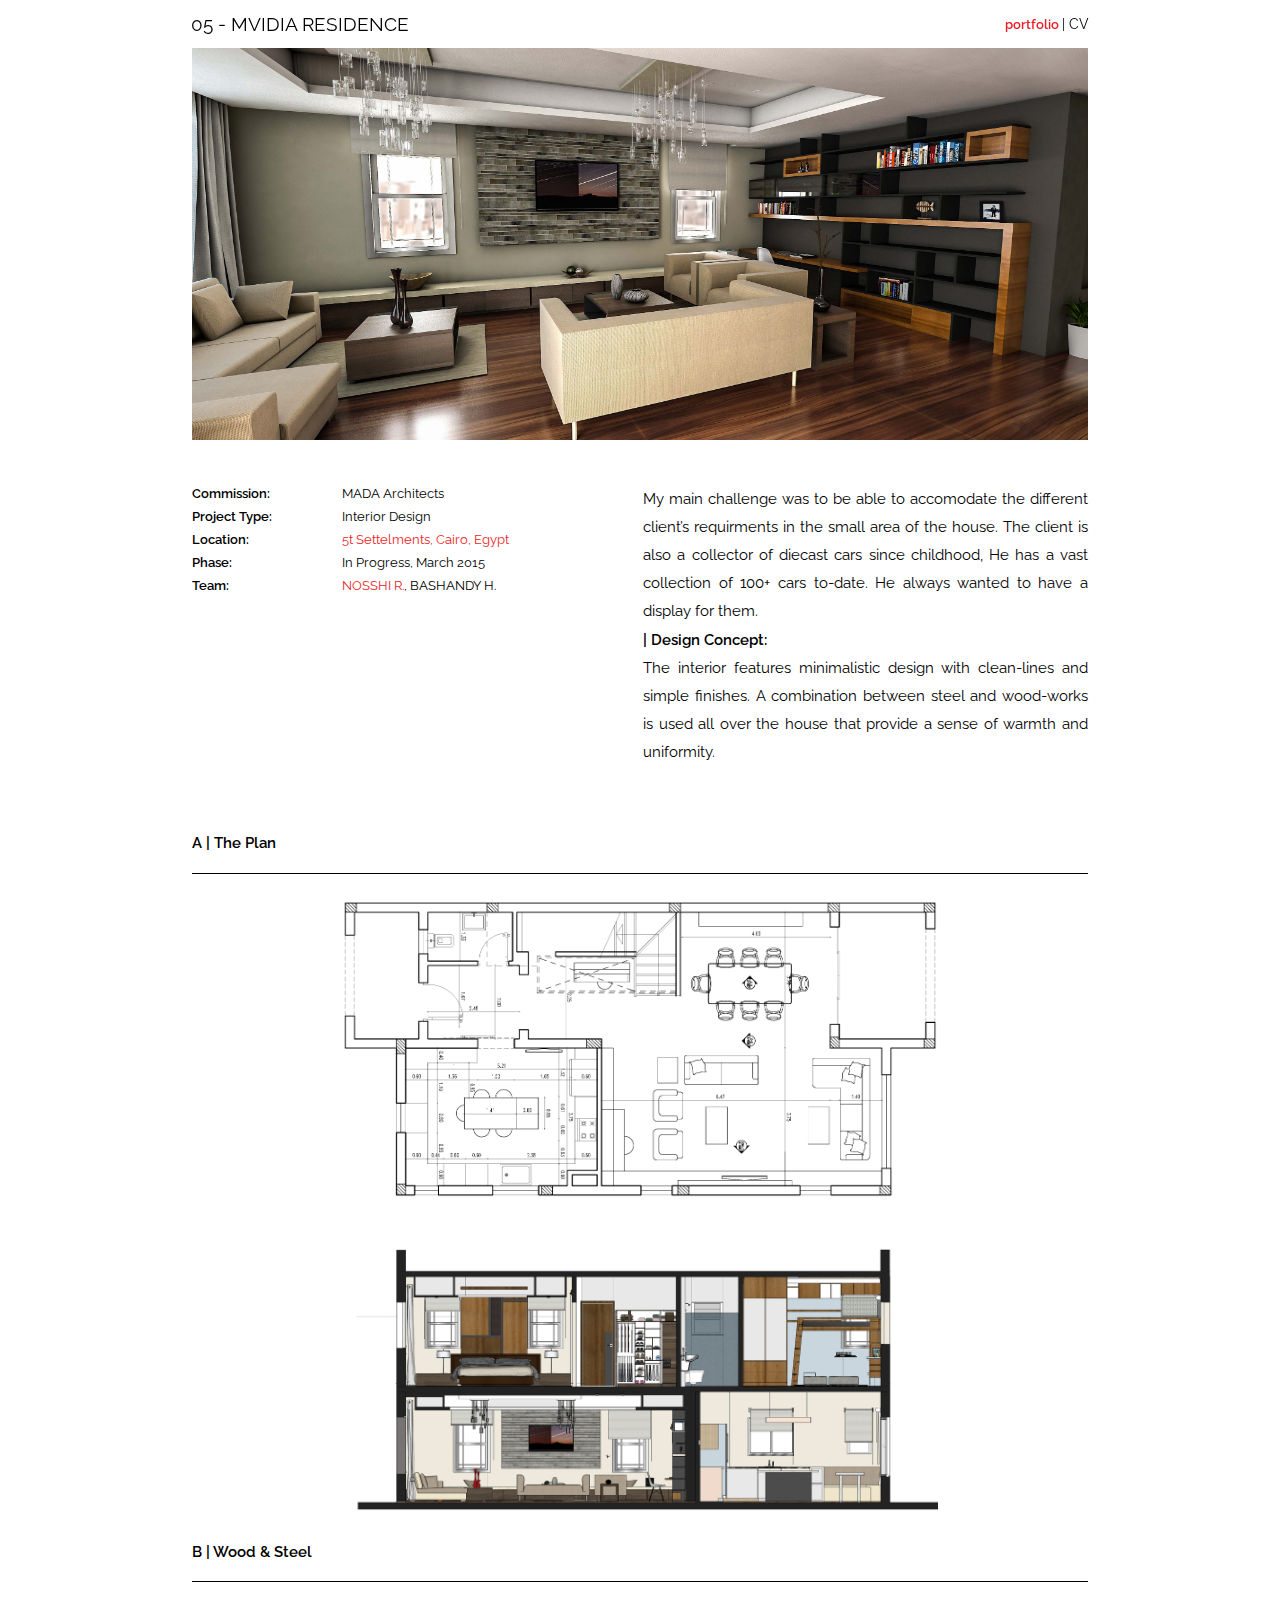
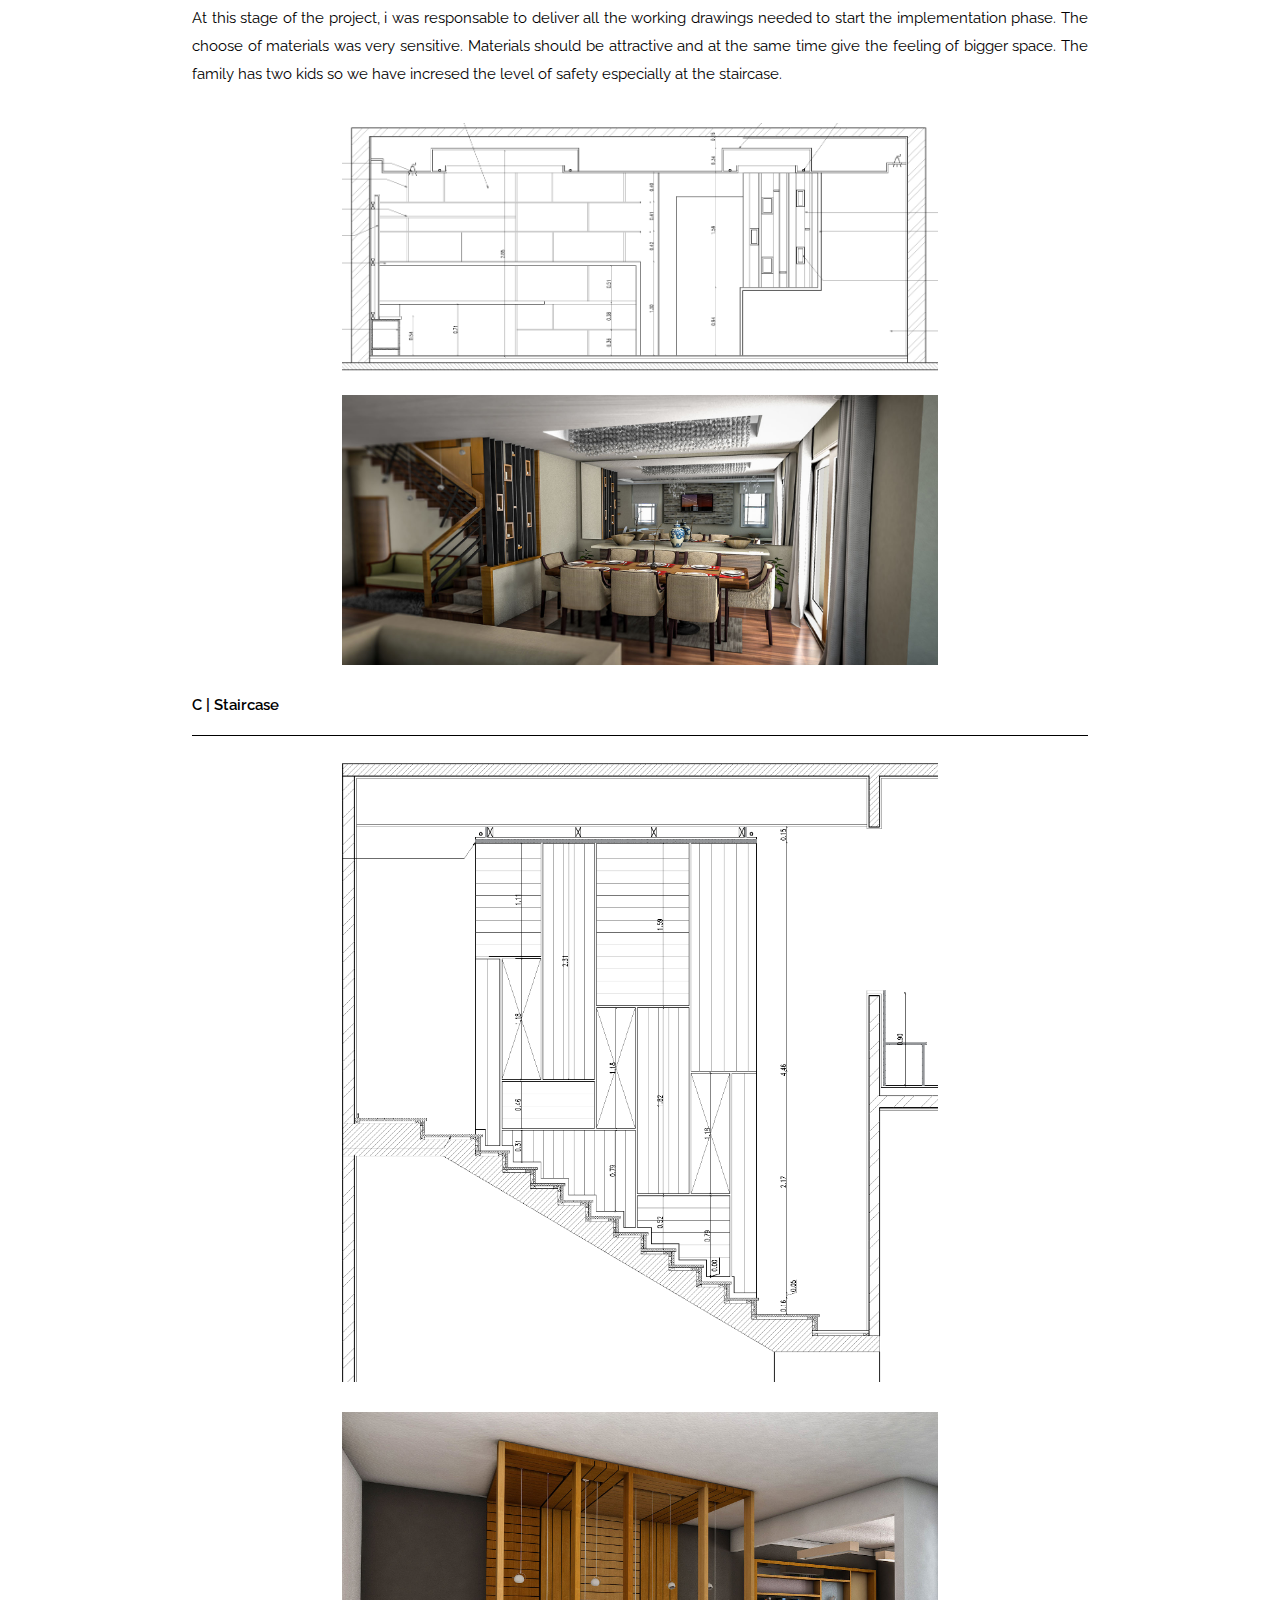
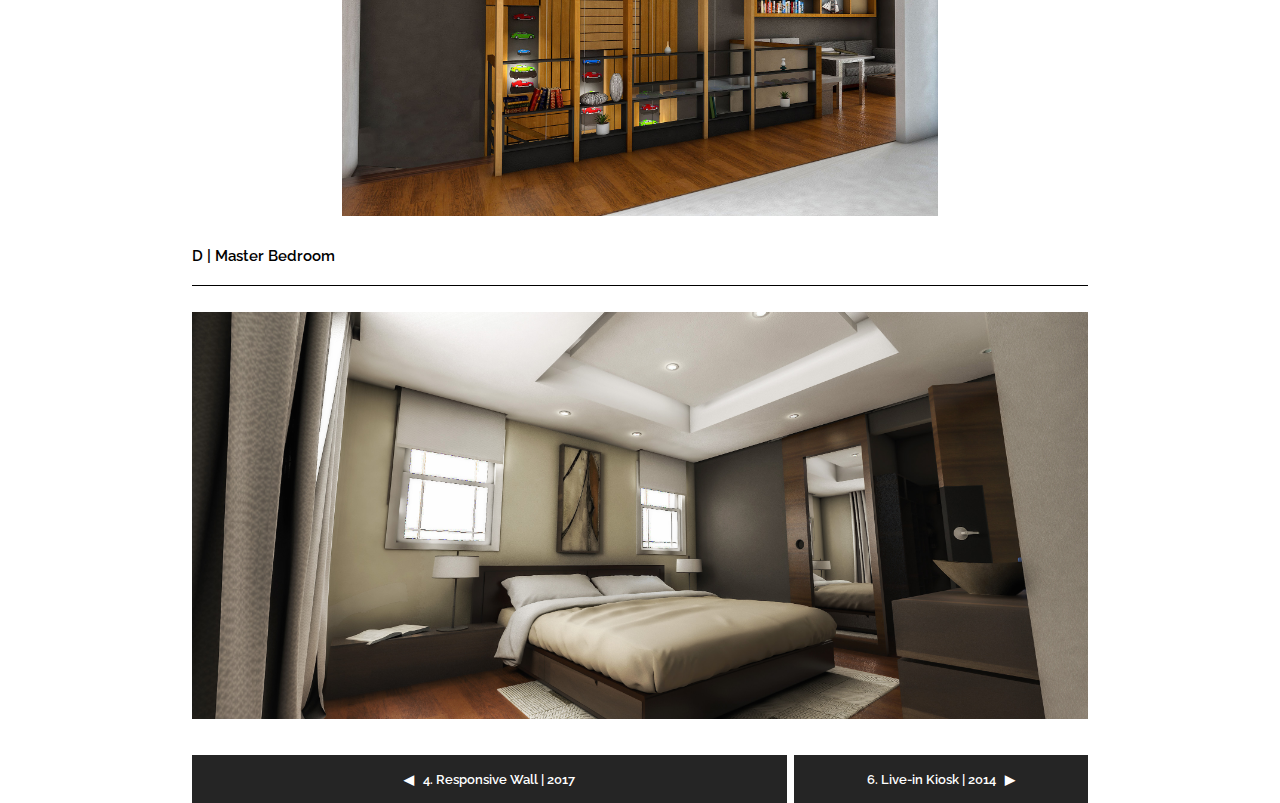
<file: mvidia.html>
<!DOCTYPE html>
<html lang="en">
    <head>
        <title>05-MVIDIA RESIDENCE</title>
        <meta name="description" content="" />
        <meta name="keywords" content="" />
        <meta name="author" content="Hamza Bashandy" />
        
        <meta charset="utf-8">
        <meta name="viewport" content="width=device-width, user-scalable=no, minimum-scale=1.0, maximum-scale=1.0">
        <LINK REL=StyleSheet HREF="css/work.css" TYPE="text/css" MEDIA=screen>
        <link href="https://fonts.googleapis.com/css?family=Raleway:200,400,600" rel="stylesheet"> 
		<script src="https://ajax.googleapis.com/ajax/libs/jquery/3.2.1/jquery.min.js"></script>
        <script src="https://360player.io/static/dist/scripts/embed.js" async></script>
			
    </head>
    
    <body>
	
     <div class="header"> 
            <div class="title"> <h1>05 - MVIDIA RESIDENCE</h1></div>
            <div class="subtitle"> <h2><a href="index.html"><span id="portfolio"> portfolio </span></a></h2> <h2><a href="resume.html" target="_blank">| CV </a></h2></div>
     </div>
     <div class="wrapper">
		 <div class="c_01"><img src="assets/mvidia/01_cover.jpg"></div>
		 <div class="c_bar01"><p class="text01 ">Commission: <br>Project Type: <br>Location: <br>Phase: <br>Team:</p></div>
		 <div class="c_bar02"><p class="text05 "> MADA Architects <br> Interior Design <br> <a class="link" href="https://goo.gl/maps/npeCjwEcQz32" target="_blank">5t Settelments, Cairo, Egypt
		 </a> <br> In Progress, March 2015 <br> <a class="link" href="https://goo.gl/9Tcxqg">NOSSHI R.</a>, BASHANDY H.</p></div>
		 <div class="c_description"><p class="text02">My main challenge was to be able to accomodate the different client’s requirments in the small area of the house. The client is also a collector of diecast cars since childhood, He has a vast collection of 100+ cars to-date. He always wanted to have a display for them. 
 		 <br><span class="text03">| Design Concept: </span><br> The interior features minimalistic design with clean-lines and simple finishes. A combination between steel and wood-works is used all over the house that provide a sense of warmth and uniformity.</p></div>
		 <div class="text03 plan_text"><p>A | The Plan</p></div>
		 <div class="plan_02"><img src="assets/mvidia/02_plan.png"></div>
		 <div class="section_03"><img src="assets/mvidia/03_section.jpg"></div>
		 <div class="text03 woodsteel_text"><p>B | Wood & Steel</p></div>
		 <div class="text02 woodsteel"><p>At this stage of the project, i was responsable to deliver all the working drawings needed to start the implementation phase. The choose of materials was very sensitive. Materials should be attractive and at the same time give the feeling of bigger space. The family has two kids so we have incresed the level of safety especially at the staircase.</p></div>
		 <div class="elevation_04"><img src="assets/mvidia/04_elevation.png"></div>
		 <div class="dining_05"><img src="assets/mvidia/05_dining.jpg"></div>
		 <div class="text03 staircase_text"><p>C | Staircase</p></div>
         <div class="section_staircase_06"><img src="assets/mvidia/06_section.png"></div>
		 <div class="staircase_07"><img src="assets/mvidia/07_stairs.jpg"></div>
		 <div class="text03 bedroom_text"><p>D | Master Bedroom</p></div>
		 <div class="bedroom_08"><img src="assets/mvidia/08_bedroom.jpg"></div>

		 <div class="text01 next_mvidia"><a href="kiosk.html"><p>6. Live-in Kiosk | 2014 &nbsp; &#9654;</p></a></div>
			 <div class="text01 previous_mvidia"><a href="responsivewall.html"><p>&#9664; &nbsp; 4. Responsive Wall | 2017</p></a></div>

	 </div> 
		
	<script>
          (function(i,s,o,g,r,a,m){i['GoogleAnalyticsObject']=r;i[r]=i[r]||function(){
          (i[r].q=i[r].q||[]).push(arguments)},i[r].l=1*new Date();a=s.createElement(o),
          m=s.getElementsByTagName(o)[0];a.async=1;a.src=g;m.parentNode.insertBefore(a,m)
          })(window,document,'script','https://www.google-analytics.com/analytics.js','ga');

          ga('create', 'UA-103040334-1', 'auto');
          ga('send', 'pageview');
    </script>
        
    </body>
        
</html>
</file>
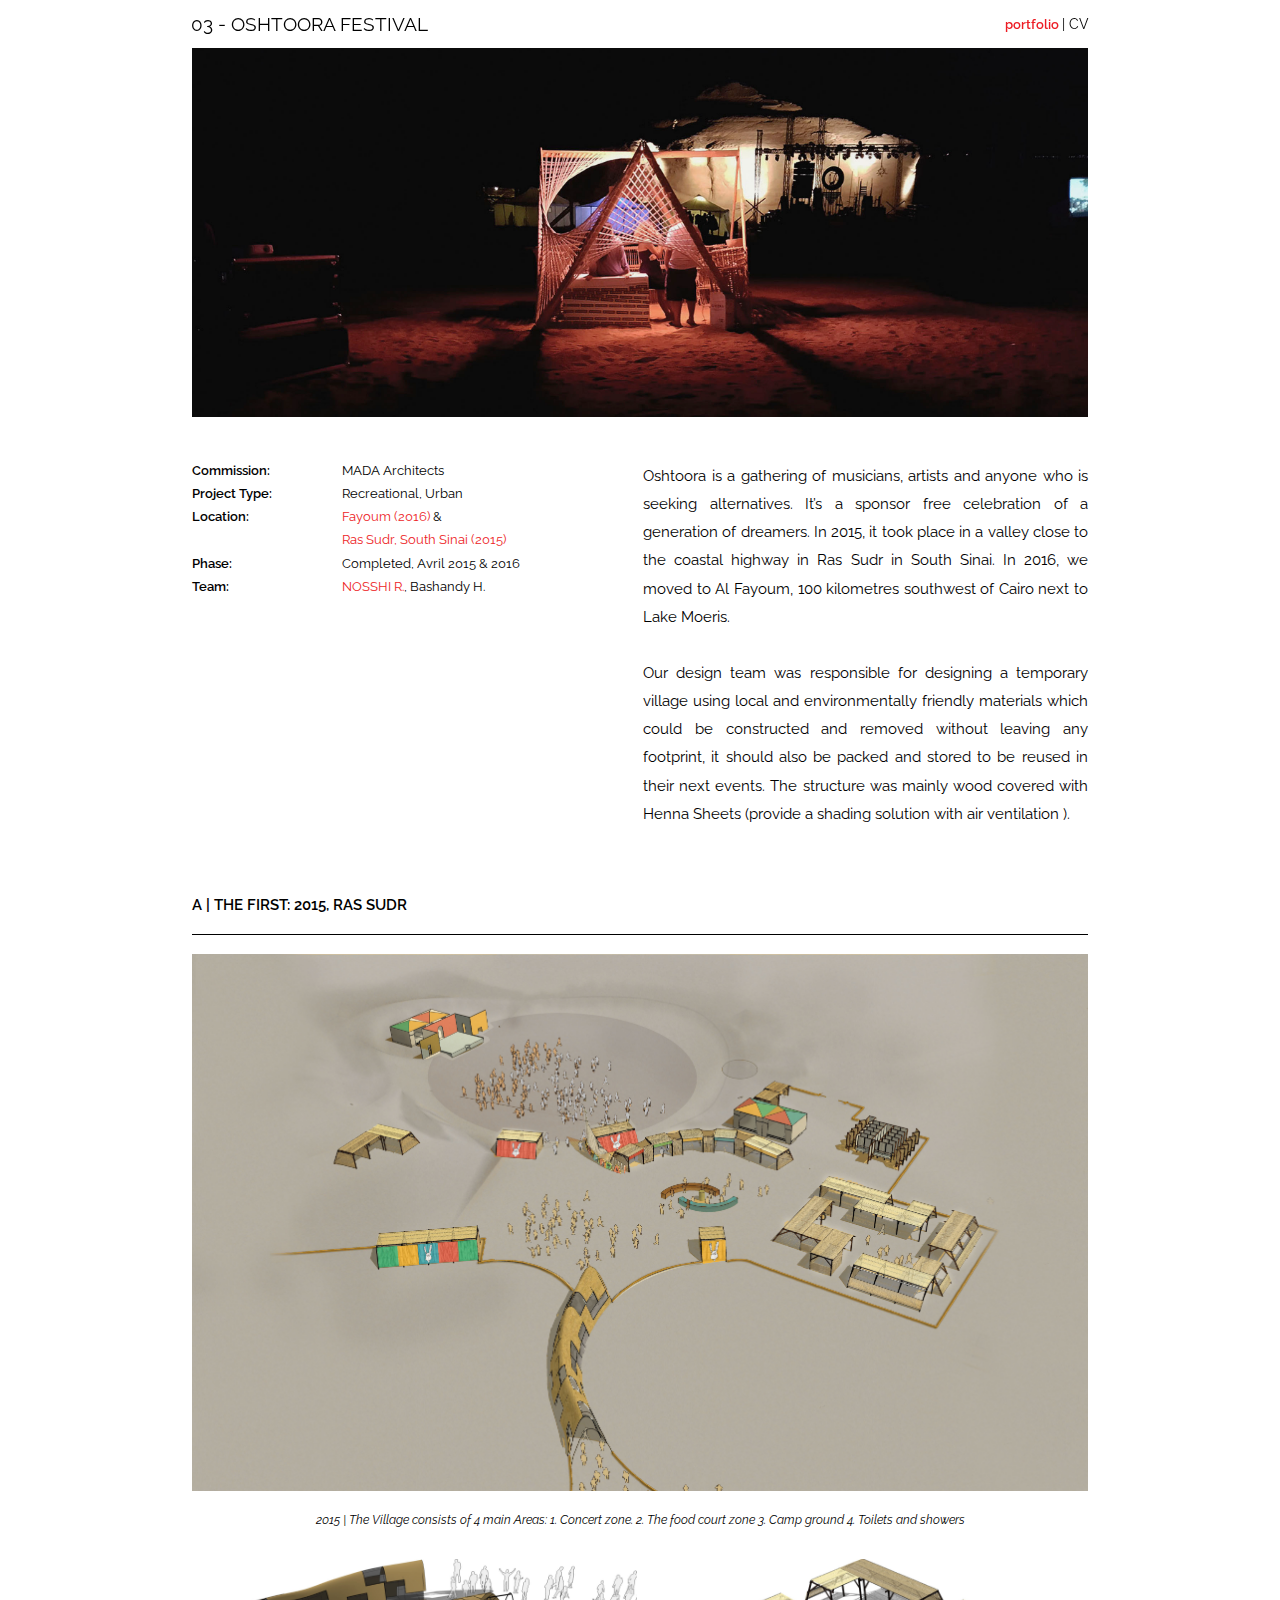
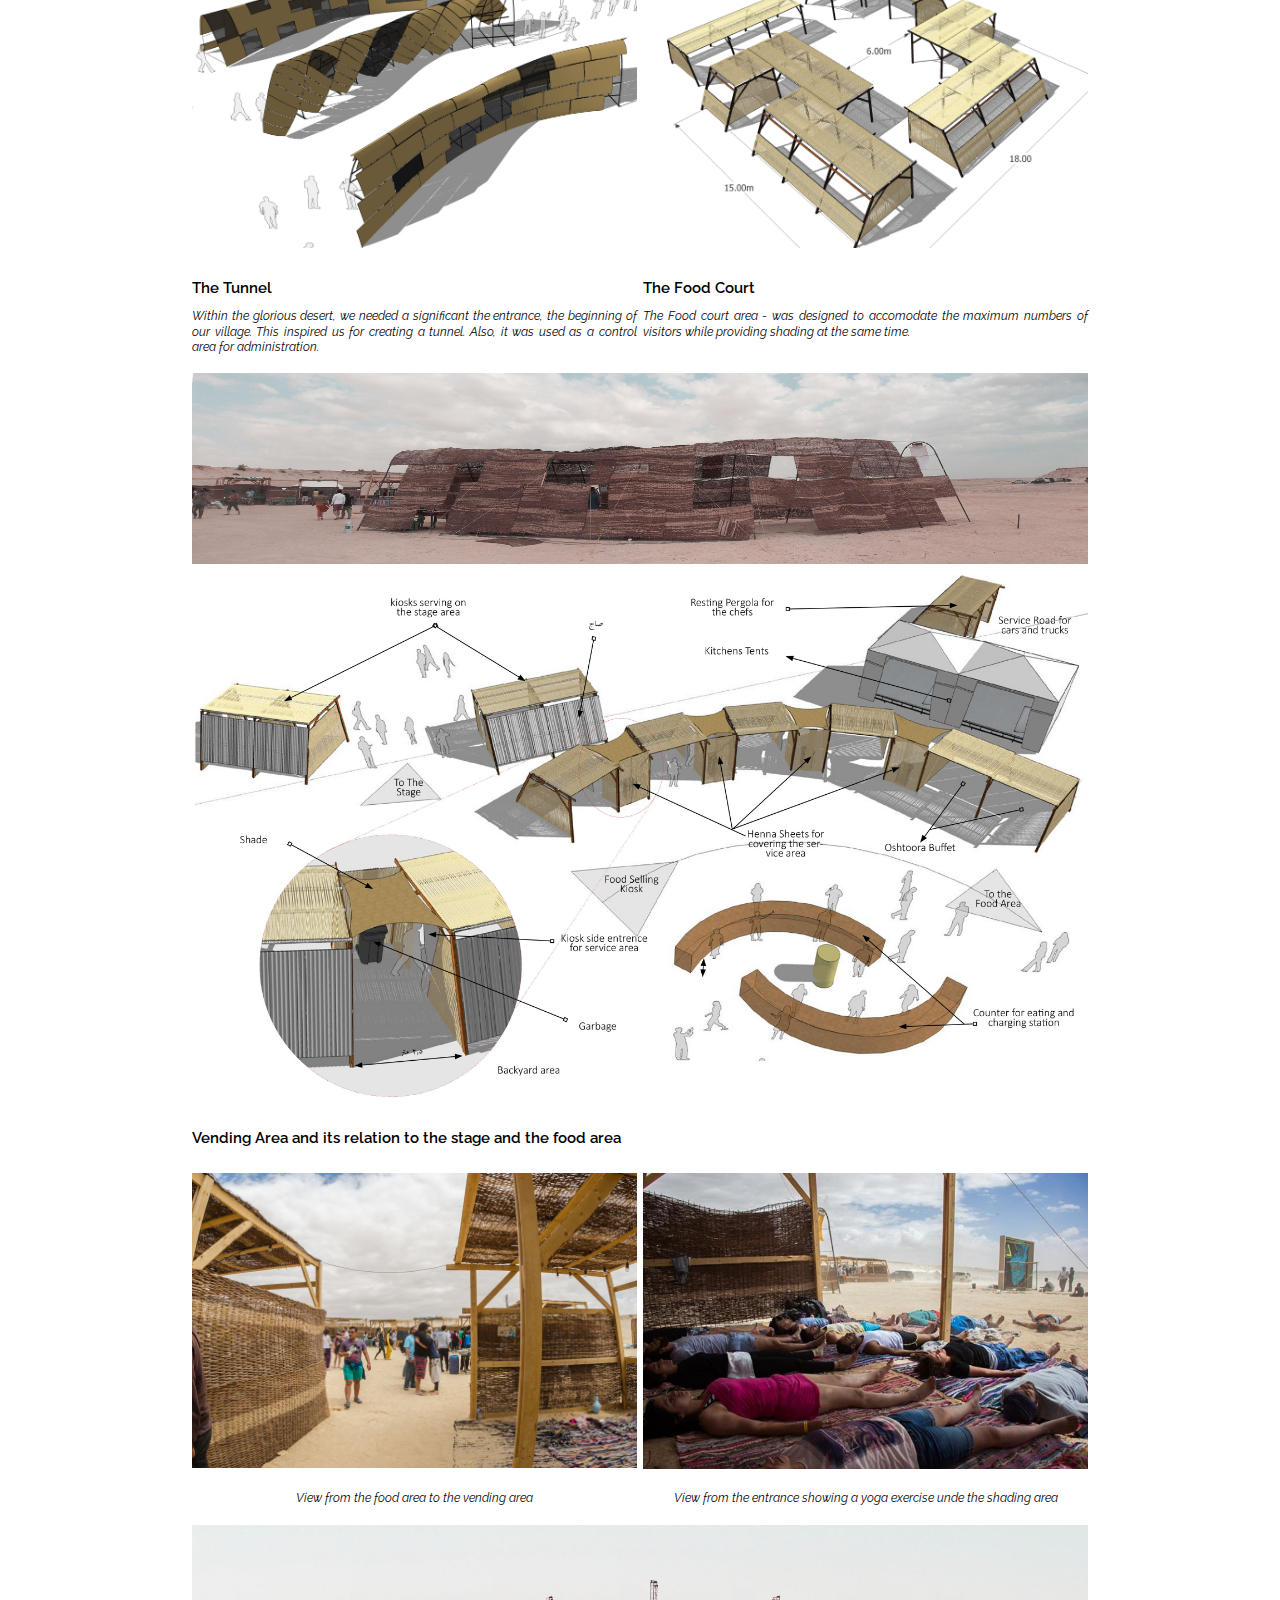
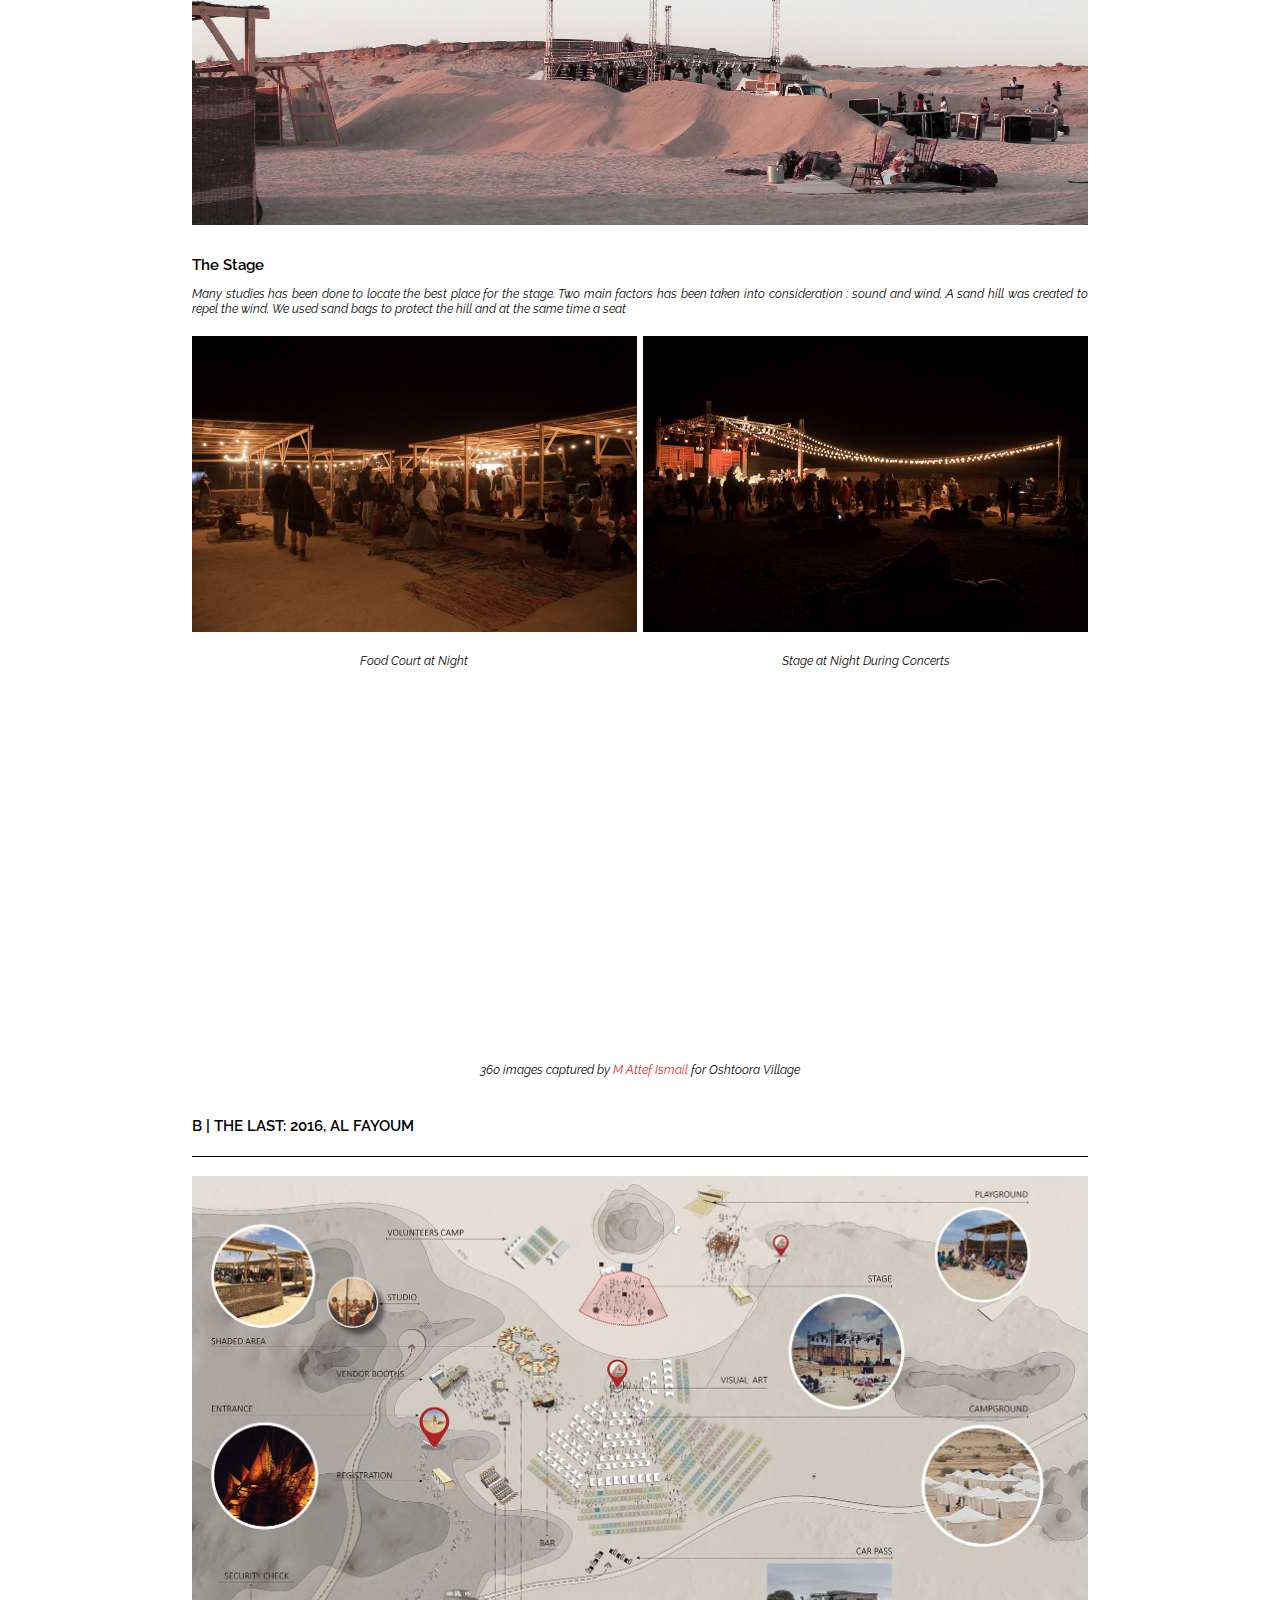
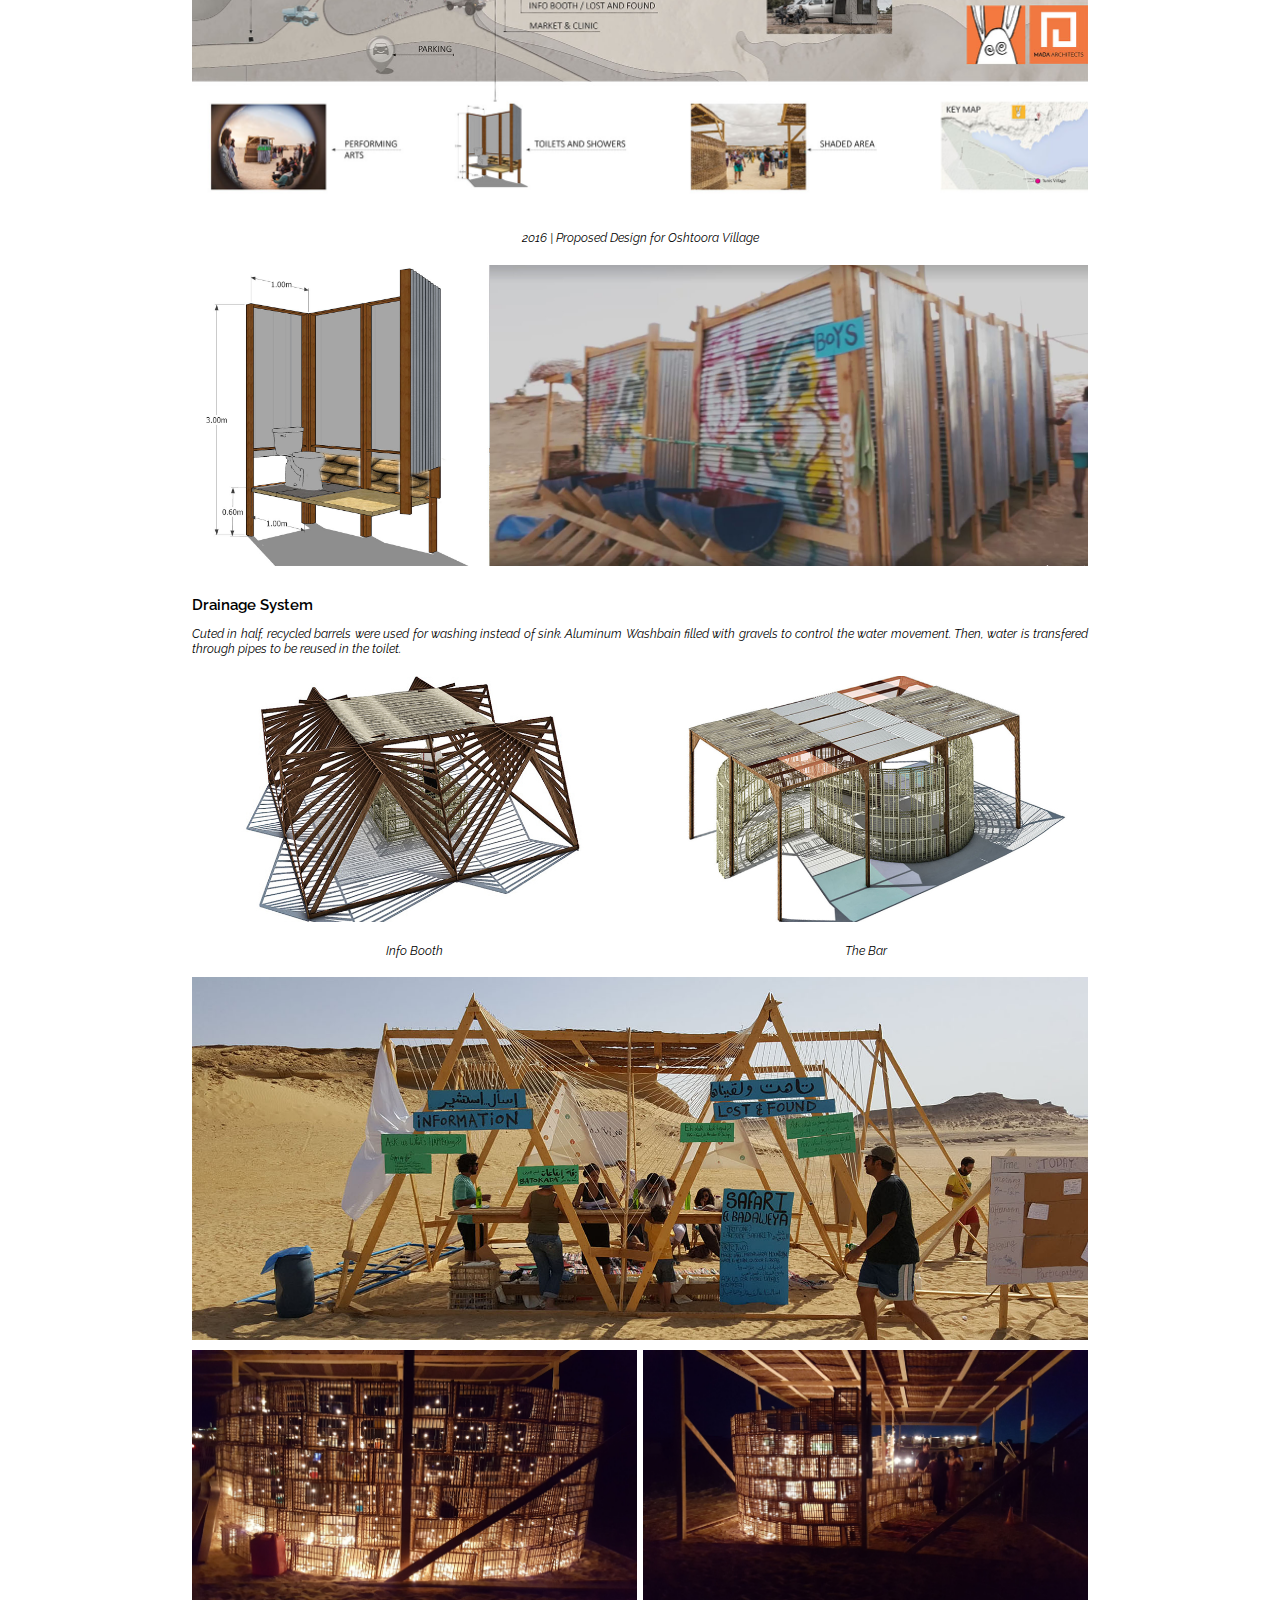
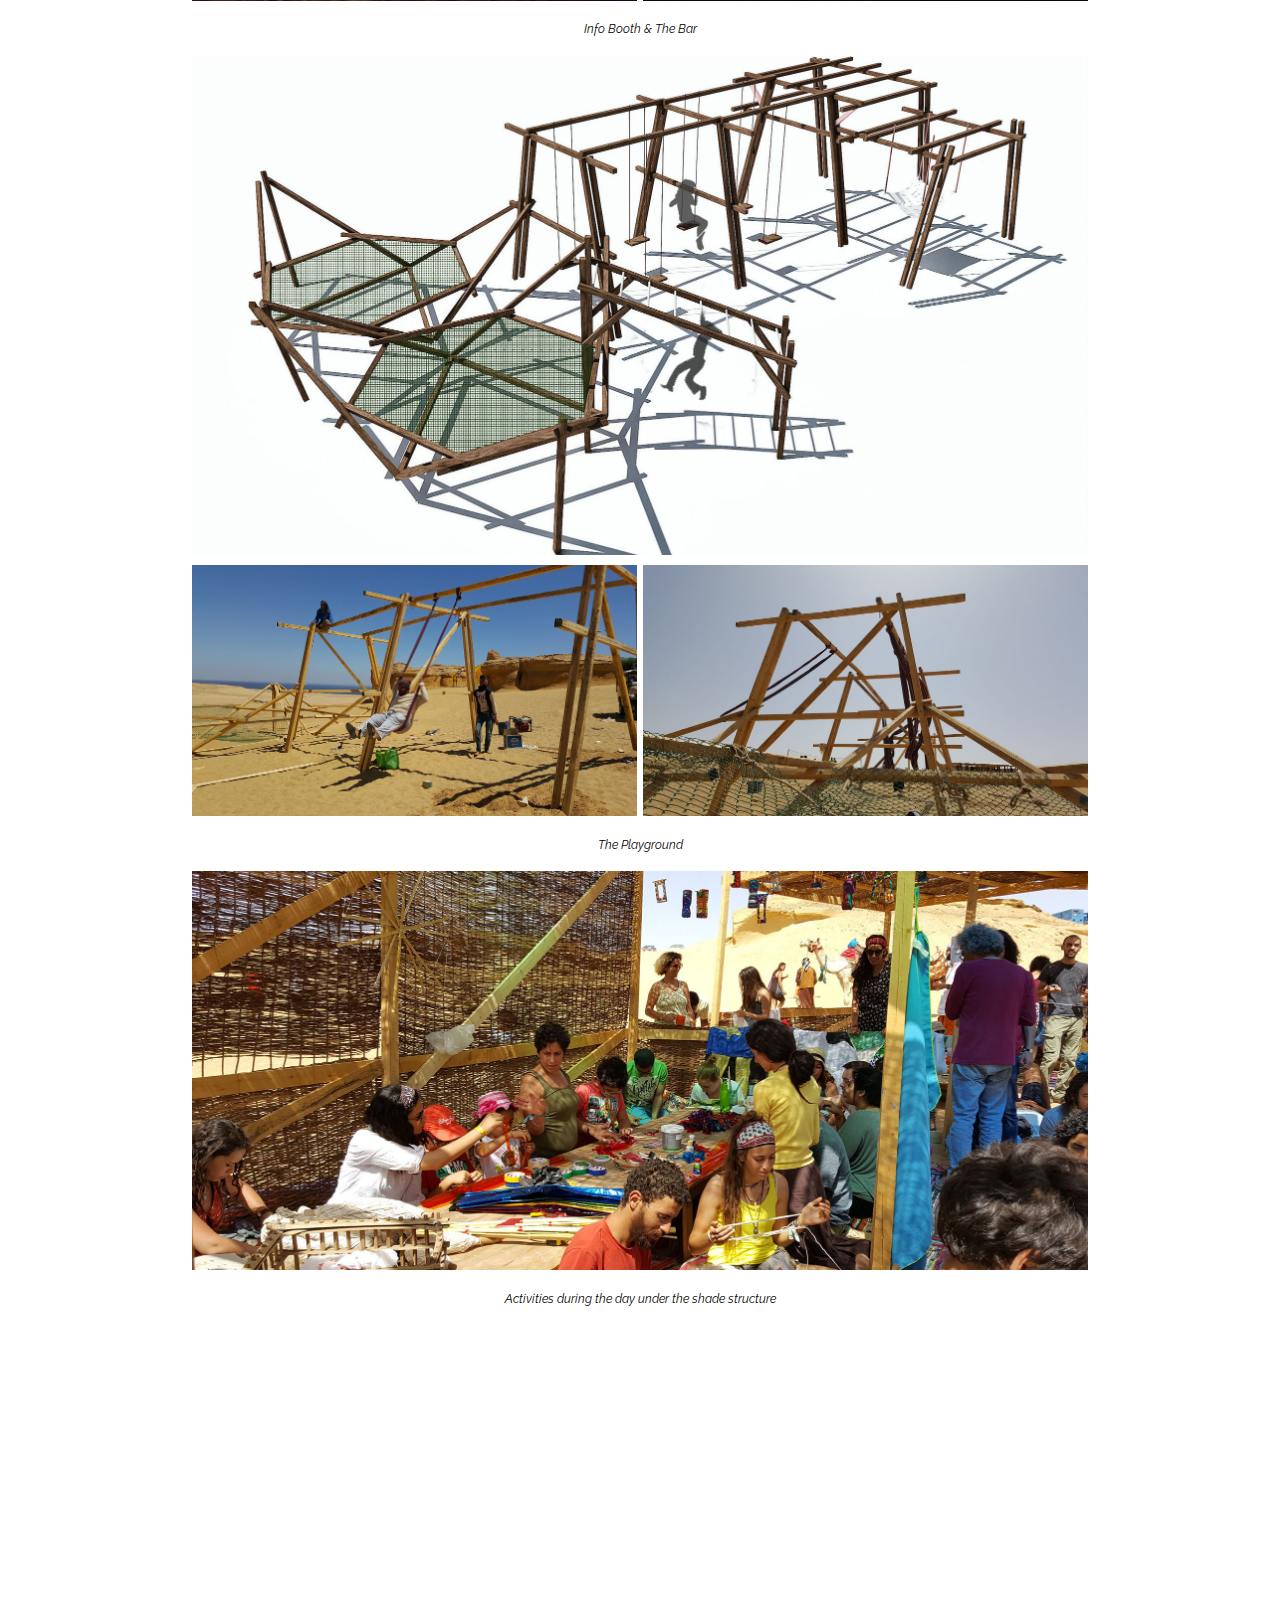
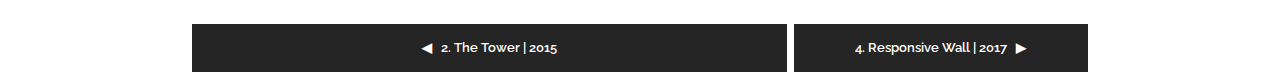
<file: oshtoora.html>
<!DOCTYPE html>
<html lang="en">
    <head>
        <title>03-OSHTOORA</title>
        <meta name="description" content="" />
        <meta name="keywords" content="" />
        <meta name="author" content="Hamza Bashandy" />
        
        <meta charset="utf-8">
        <meta name="viewport" content="width=device-width, user-scalable=no, minimum-scale=1.0, maximum-scale=1.0">
        <LINK REL=StyleSheet HREF="css/work.css" TYPE="text/css" MEDIA=screen>
        <link href="https://fonts.googleapis.com/css?family=Raleway:200,400,600" rel="stylesheet"> 
		<script src="https://ajax.googleapis.com/ajax/libs/jquery/3.2.1/jquery.min.js"></script>
        <script src="https://360player.io/static/dist/scripts/embed.js" async></script>
			
    </head>
    
    <body>
	
     <div class="header"> 
            <div class="title"> <h1>03 - OSHTOORA FESTIVAL</h1></div>
            <div class="subtitle"> <h2><a href="index.html"><span id="portfolio"> portfolio </span></a></h2> <h2><a href="resume.html" target="_blank">| CV </a></h2></div>
     </div>
     <div class="wrapper">
		 <div class="c_01"><img src="assets/oshtoora/01_cover.jpg"></div>
		 <div class="c_bar01"><p class="text01 ">Commission: <br>Project Type: <br>Location: <br><br>Phase: <br>Team:</p></div>
		 <div class="c_bar02"><p class="text05 "> MADA Architects <br> Recreational, Urban <br> <a class="link" href="https://goo.gl/maps/sxTNzuvQxTx" target="_blank">Fayoum (2016)</a> & <br><a class="link" href="https://goo.gl/maps/ZTz2gbXKjPN2" target="_blank">Ras Sudr, South Sinai (2015)</a> <br> Completed, Avril 2015 & 2016 <br> <a class="link" href="https://goo.gl/9Tcxqg">NOSSHI R.</a>, Bashandy H.</p></div>
		 <div class="c_description"><p class="text02">Oshtoora is a gathering of musicians, artists and anyone who is seeking alternatives. It’s a sponsor free celebration of a generation of dreamers. In 2015, it took place in a valley close to the coastal highway in Ras Sudr in South Sinai. In 2016, we moved to Al Fayoum, 100 kilometres southwest of Cairo next to Lake Moeris. <br><br> Our design team was responsible for designing a temporary village using local and environmentally friendly materials which could be constructed and removed without leaving any footprint, it should also be packed and stored to be reused in their next events. The structure was mainly wood covered with Henna Sheets (provide a shading solution with air ventilation ).</p></div>
		 <div class="text03 thefirst"><p>A | THE FIRST: 2015, RAS SUDR</p></div>
         <div class="layout_02"><img src="assets/oshtoora/02_layout.jpg"></div>
         <div class="text04 layout_02_text"><p>2015 | The Village consists of 4 main Areas: 1. Concert zone. 2. The food court zone 3. Camp ground 4. Toilets and showers</p></div>
         <div class="tunnel_03"><img src="assets/oshtoora/03_tunnel.jpg"></div>
         <div class="food_04"><img src="assets/oshtoora/04_food.jpg"></div>
         <div class="text03 tunnel_03_text"><p>The Tunnel</p></div>
         <div class="text04 tunnel_03_description"><p>Within the glorious desert, we needed a significant the entrance, the beginning of our village. This inspired us for creating a tunnel. Also, it was used as a control area for administration.</p></div>
         <div class="text03 food_04_text"><p>The Food Court</p></div>
         <div class="text04 food_04_description"><p>The Food court area - was designed to accomodate the maximum numbers of visitors while providing shading at the same time. </p></div>
         <div class="tunnel_05"><img src="assets/oshtoora/05_tunnel.jpg"></div>
         <div class="vending_06"><img src="assets/oshtoora/06_vending.jpg"></div>
         <div class="text03 vending_06_text"><p>Vending <span class="text03" >Area and its relation to the stage and the food area</span></p></div>
         <div class="image_07"><img src="assets/oshtoora/07_image.jpg"></div>
         <div class="image_08"><img src="assets/oshtoora/08_image.jpg"></div>
         <div class="text04 image_07_text"><p>View from the food area to the vending area</p></div>
         <div class="text04 image_08_text"><p>View from the entrance showing a yoga exercise unde the shading area</p></div>
         <div class="stage_09"><img src="assets/oshtoora/09_stage.jpg"></div>
         <div class="text03 stage_09_text"><p>The Stage</p></div>
         <div class="text04 stage_09_description"><p>Many studies has been done to locate the best place for the stage. Two main factors has been taken into consideration : sound and wind. A sand hill was created to repel the wind. We used sand bags to protect the hill and at the same time a seat</p></div>
         <div class="food_11"><img src="assets/oshtoora/11_food.jpg"></div>
         <div class="stage_10"><img src="assets/oshtoora/10_stage.jpg"></div>
         <div class="text04 food_11_text"><p>Food Court at Night</p></div>
         <div class="text04 stage_10_text"><p>Stage at Night During Concerts</p></div> 
         <div class="panorama"><iframe src='https://roundme.com/embed/6115/16365' frameborder='0' webkitallowfullscreen mozallowfullscreen allowfullscreen></iframe></div>
         <div class="text04 panorama_text"><p> 360 images captured by <a class="link" href="https://roundme.com/@m_attef">M Attef Ismail </a> for Oshtoora Village</p></div>
         <div class="text03 thelast"><p>B | THE LAST: 2016, AL FAYOUM</p></div>
         <div class="layout_13"><img src="assets/oshtoora/13_layout.jpg"></div>
         <div class="text04 layout_13_text"><p>2016 | Proposed Design for Oshtoora Village </p></div>
         <div class="wc_14"><img src="assets/oshtoora/14_wc.jpg"></div>
         <div class="text03 wc_14_text"><p>Drainage System</p></div>
         <div class="text04 wc_14_description"><p>Cuted in half, recycled barrels were used for washing instead of sink. Aluminum Washbain filled with gravels to control the water movement. Then, water is transfered through pipes to be reused in the toilet.</p></div>
         <div class="booth_15"><img src="assets/oshtoora/15_booth.jpg"></div>
         <div class="text04 booth_15_text"><p>Info Booth</p></div>
         <div class="bar_16"><img src="assets/oshtoora/16_bar.jpg"></div>
         <div class="text04 bar_16_text"><p>The Bar</p></div>
         <div class="booth_17"><img src="assets/oshtoora/17_booth.jpg"></div>
         <div class="bar_18"><img src="assets/oshtoora/18_bar.jpg"></div>
         <div class="bar_19"><img src="assets/oshtoora/19_bar.jpg"></div>
         <div class="text04 bar_19_text"><p>Info Booth & The Bar</p></div>
         <div class="play_20"><img src="assets/oshtoora/20_play.jpg"></div>
         <div class="play_21"><img src="assets/oshtoora/21_play.jpg"></div>
         <div class="play_22"><img src="assets/oshtoora/22_play.jpg"></div>
         <div class="text04 play_22_text"><p>The Playground</p></div>
         <div class="activity_23"><img src="assets/oshtoora/23_activity.jpg"></div>
         <div class="text04 activity_23_text"><p>Activities during the day under the shade structure</p></div>
		 <div class="movie2015"><iframe src="https://www.youtube.com/embed/MvFX8yL0ck0" frameborder="0" allowfullscreen></iframe></div>
		 <div class="movie2016"><iframe src="https://www.youtube.com/embed/qjFiEZoEBsk" frameborder="0" allowfullscreen></iframe></div>


		 <div class="text01 next_oshtoora"><a href="responsivewall.html"><p>4. Responsive Wall | 2017 &nbsp; &#9654;</p></a></div>
		 <div class="text01 previous_oshtoora"><a href="thetower.html"><p>&#9664; &nbsp; 2. The Tower | 2015</p></a></div>

	 </div> 
		
	<script>
          (function(i,s,o,g,r,a,m){i['GoogleAnalyticsObject']=r;i[r]=i[r]||function(){
          (i[r].q=i[r].q||[]).push(arguments)},i[r].l=1*new Date();a=s.createElement(o),
          m=s.getElementsByTagName(o)[0];a.async=1;a.src=g;m.parentNode.insertBefore(a,m)
          })(window,document,'script','https://www.google-analytics.com/analytics.js','ga');

          ga('create', 'UA-103040334-1', 'auto');
          ga('send', 'pageview');
    </script>
        
    </body>
        
</html>
</file>
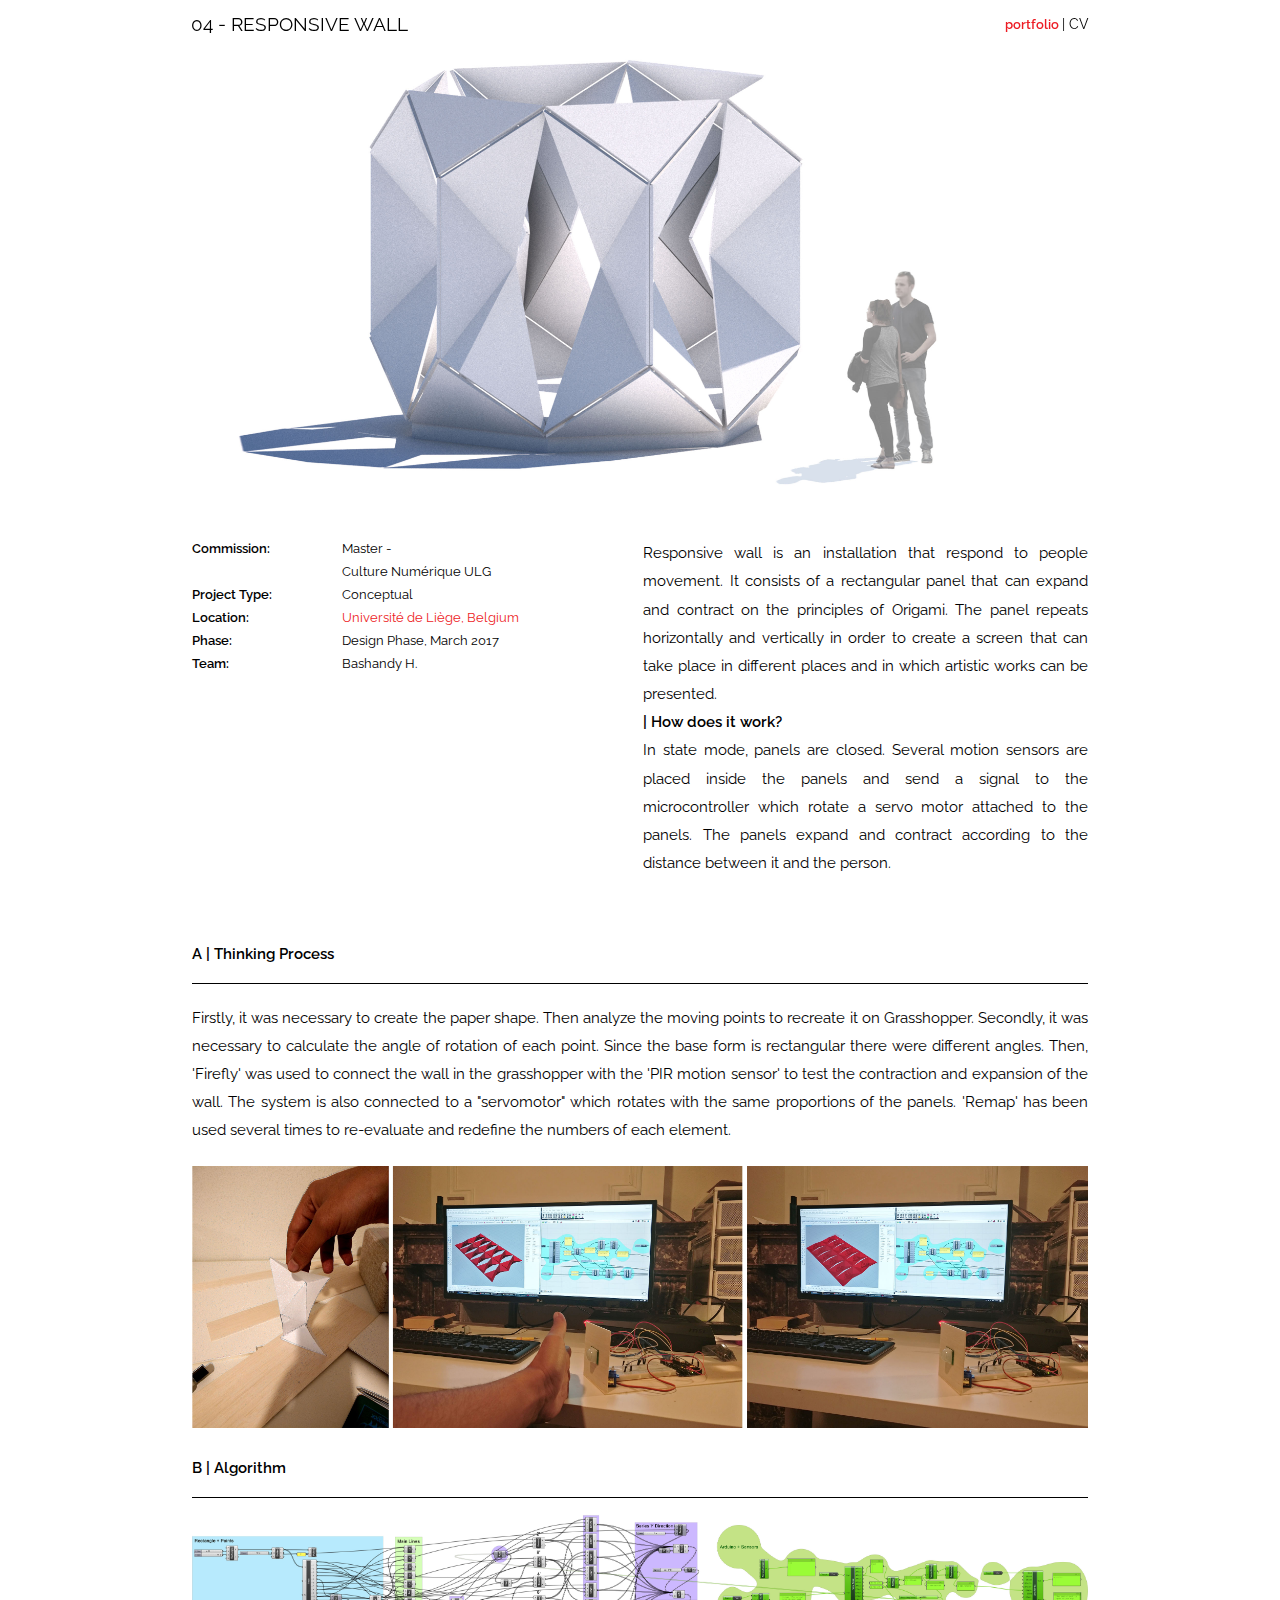
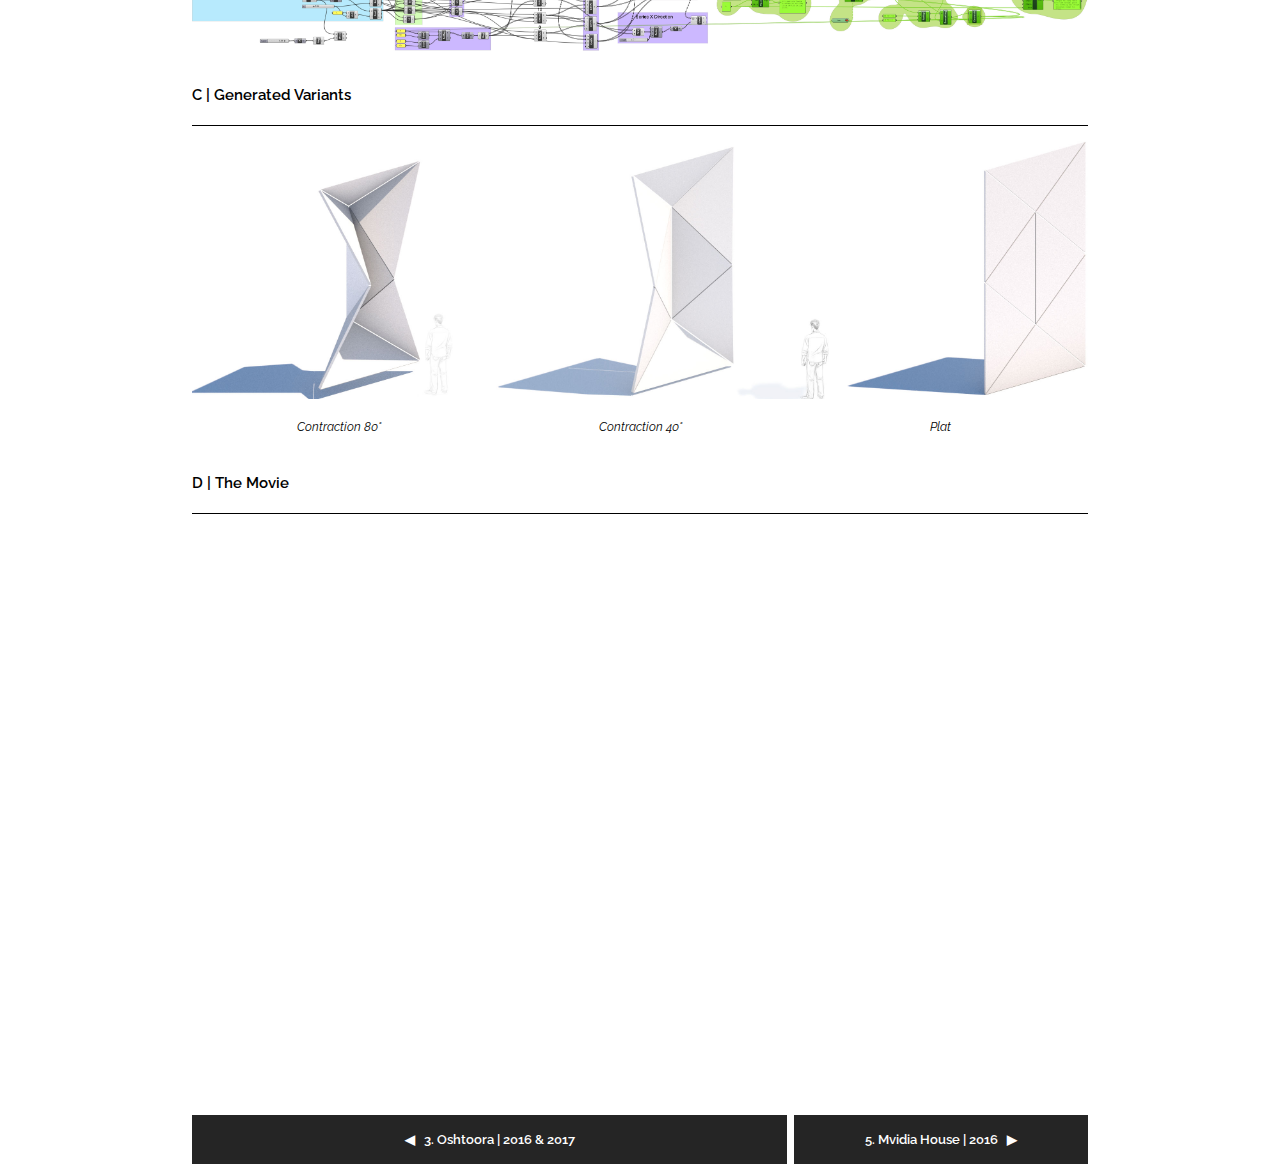
<file: responsivewall.html>
<!DOCTYPE html>
<html lang="en">
    <head>
        <title>02-RESPONSIVE WALL</title>
        <meta name="description" content="" />
        <meta name="keywords" content="" />
        <meta name="author" content="Hamza Bashandy" />
        
        <meta charset="utf-8">
        <meta name="viewport" content="width=device-width, user-scalable=no, minimum-scale=1.0, maximum-scale=1.0">
        <LINK REL=StyleSheet HREF="css/work.css" TYPE="text/css" MEDIA=screen>
        <link href="https://fonts.googleapis.com/css?family=Raleway:200,400,600" rel="stylesheet"> 
		<script src="https://ajax.googleapis.com/ajax/libs/jquery/3.2.1/jquery.min.js"></script>
        <script src="https://360player.io/static/dist/scripts/embed.js" async></script>
			
    </head>
    
    <body>
	
     <div class="header"> 
            <div class="title"> <h1>04 - RESPONSIVE WALL</h1></div>
            <div class="subtitle"> <h2><a href="index.html"><span id="portfolio"> portfolio </span></a></h2> <h2><a href="resume.html" target="_blank">| CV </a></h2></div>
     </div>
     <div class="wrapper">
		 <div class="c_01"><img src="assets/responsivewall/01_cover.jpg"></div>
		 <div class="c_bar01"><p class="text01 ">Commission: <br><br>Project Type: <br>Location: <br>Phase: <br>Team:</p></div>
		 <div class="c_bar02"><p class="text05 "> Master - <br>Culture Numérique ULG <br> Conceptual <br> <a class="link" href="https://goo.gl/maps/LQStojWv5xD2" target="_blank">Université de Liège, Belgium</a> <br> Design Phase, March 2017 <br> Bashandy H.</p></div>
		 <div class="c_description"><p class="text02">Responsive wall is an installation that respond to people movement. It consists of a rectangular panel that can expand and contract on the principles of Origami. The panel repeats horizontally and vertically in order to create a screen that can take place in different places and in which artistic works can be presented.
 		 <br><span class="text03">| How does it work? </span><br> In state mode, panels are closed. Several motion sensors are placed inside the panels and send a signal to the microcontroller which rotate a servo motor attached to the panels. The panels expand and contract according to the distance between it and the person. </p></div>
		 <div class="text03 thinkingprocess_text"><p>A | Thinking Process</p></div>
		 <div class="text02 thinkingprocess_description">Firstly, it was necessary to create the paper shape. Then analyze the moving points to recreate it on Grasshopper. Secondly, it was necessary to calculate the angle of rotation of each point. Since the base form is rectangular there were different angles. Then, 'Firefly' was used to connect the wall in the grasshopper with the 'PIR motion sensor' to test the contraction and expansion of the wall. The system is also connected to a "servomotor" which rotates with the same proportions of the panels. 'Remap' has been used several times to re-evaluate and redefine the numbers of each element.</p></div>
		 <div class="thinkingprocess_02"><img src="assets/responsivewall/02_thinkingprocess.jpg"></div>
		 <div class="text03 algorithm_text"><p>B | Algorithm</p></div>
		 <div class="algorithm"><img src="assets/responsivewall/03_algorithm.jpg"></div>
		 <div class="text03 variant_text"><p>C | Generated Variants</p></div>
		 <div class="variant"><img src="assets/responsivewall/04_variant.jpg"></div>
		 <div class="text04 contraction_80"><p>Contraction 80°</p></div>
		 <div class="text04 contraction_40"><p>Contraction 40°</p></div>
		 <div class="text04 contraction_0"><p>Plat</p></div>
		 <div class="text03 movie_text"><p>D | The Movie</p></div>
		 <div class="text03 movie_rwall"><p><iframe src="https://player.vimeo.com/video/226088675" frameborder="0" webkitallowfullscreen mozallowfullscreen allowfullscreen></iframe></p></div>
         

         <div class="text01 next_responsivewall"><a href="mvidia.html"><p>5. Mvidia House | 2016 &nbsp; &#9654;</p></div>
         <div class="text01 previous_responsivewall"><a href="oshtoora.html"><p>&#9664; &nbsp; 3. Oshtoora | 2016 & 2017</p></div>

	 </div> 
		
	<script>
          (function(i,s,o,g,r,a,m){i['GoogleAnalyticsObject']=r;i[r]=i[r]||function(){
          (i[r].q=i[r].q||[]).push(arguments)},i[r].l=1*new Date();a=s.createElement(o),
          m=s.getElementsByTagName(o)[0];a.async=1;a.src=g;m.parentNode.insertBefore(a,m)
          })(window,document,'script','https://www.google-analytics.com/analytics.js','ga');

          ga('create', 'UA-103040334-1', 'auto');
          ga('send', 'pageview');
    </script>
        
    </body>
        
</html>
</file>
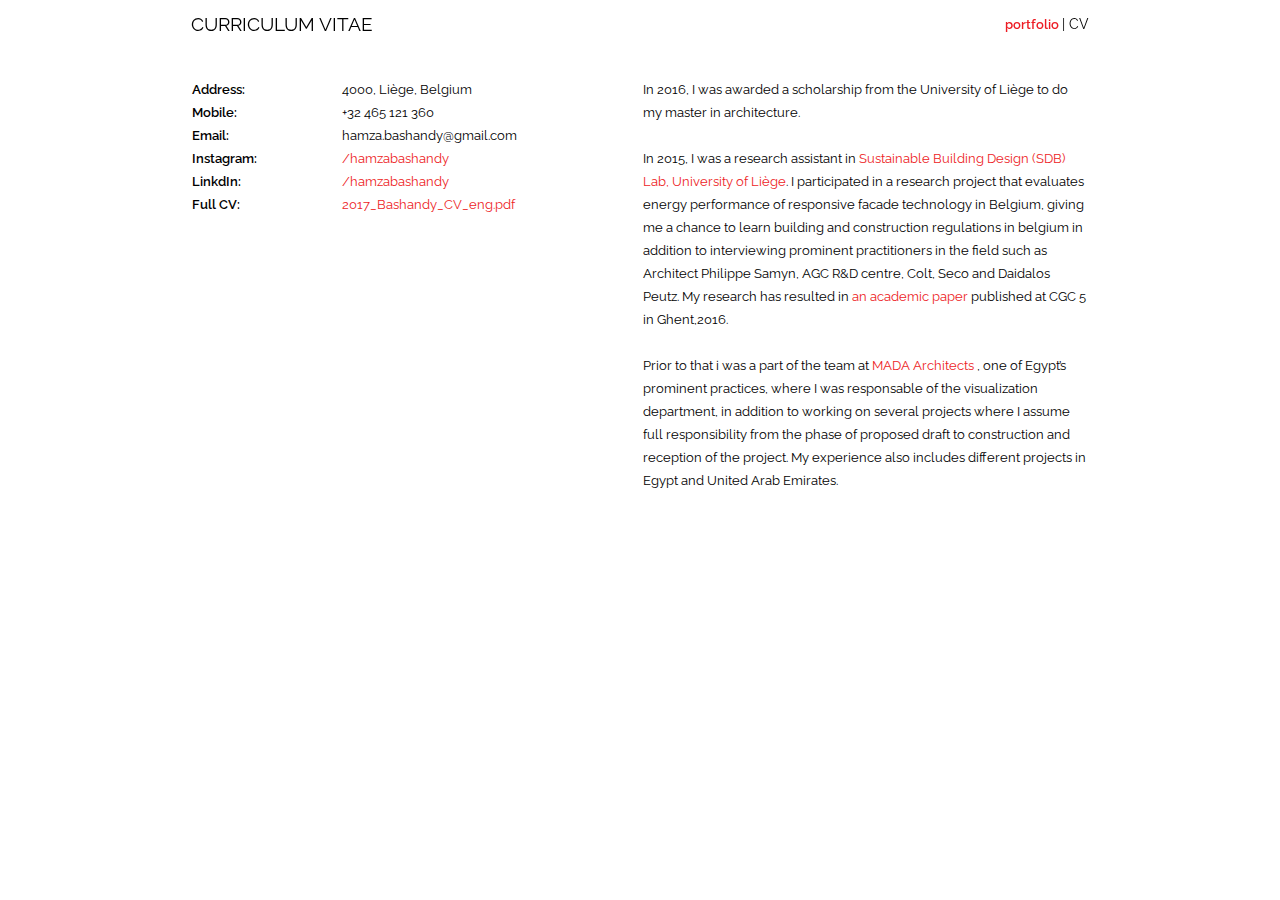
<file: resume.html>
<!DOCTYPE html>
<html lang="en">
    <head>
        <title>CURRICULUM VITAE</title>
        <meta name="description" content="" />
        <meta name="keywords" content="" />
        <meta name="author" content="Hamza Bashandy" />
        
        <meta charset="utf-8">
        <meta name="viewport" content="width=device-width, user-scalable=no, minimum-scale=1.0, maximum-scale=1.0">
        <LINK REL=StyleSheet HREF="css/work.css" TYPE="text/css" MEDIA=screen>
        <link href="https://fonts.googleapis.com/css?family=Raleway:200,400,600" rel="stylesheet"> 
		<script src="https://ajax.googleapis.com/ajax/libs/jquery/3.2.1/jquery.min.js"></script>
        <script src="https://360player.io/static/dist/scripts/embed.js" async></script>
			
    </head>
    
    <body>
	
     <div class="header"> 
            <div class="title"> <h1>CURRICULUM VITAE</h1></div>
            <div class="subtitle"> <h2><a href="index.html"><span id="portfolio"> portfolio </span></a></h2> <h2><a href="https://www.linkedin.com/in/hamzabashandy/" target="_blank">| CV </a></h2></div>
     </div>
     <div class="wrappercv">
		 
		 <div class="c_bar01"><p class="text01 ">Address: <br>Mobile: <br>Email: <br>Instagram: <br>LinkdIn:<br>Full CV:</p></div>
		 <div class="c_bar02"><p class="text05 ">4000, Liège, Belgium <br> +32 465 121 360 <br> hamza.bashandy@gmail.com <br> <a class="link" href="https://www.instagram.com/hamzabashandy" target="_blank">/hamzabashandy</a><br> <a class="link" href="https://www.linkedin.com/in/hamzabashandy/" target="_blank">/hamzabashandy</a> <br><a class="link" href="https://drive.google.com/file/d/0B3Y9VMu4bw10WDlhcXhWR013UzA/view?usp=sharing"  target="_blank"> 2017_Bashandy_CV_eng.pdf</a></p></div>
		 <div class="c_description"><p class="text05">In 2016, I was awarded a scholarship from the University of Liège to do my master in architecture. <br><br> In 2015, I was a research assistant in <a class="link" href="http://www.sbd.ulg.ac.be/" target=blanck>Sustainable Building Design (SDB) Lab, University of Liège</a>. I participated in a research project that evaluates energy performance of responsive facade technology in Belgium, giving me a chance to learn building and construction regulations in belgium in addition to interviewing prominent practitioners in the field such as Architect Philippe Samyn, AGC R&D centre, Colt, Seco and Daidalos Peutz. My research has resulted in <a class="link" href="http://orbi.ulg.ac.be/handle/2268/198431" target=blanck>an academic paper</a> published at CGC 5 in Ghent,2016. <br><br> Prior to that i was a part of the team at <a class="link" href="https://www.facebook.com/madaarchitects/" target=blanck>MADA Architects</a> , one of Egypt’s prominent practices, where I was responsable of the visualization department, in addition to working on several projects where I assume full responsibility from the phase of proposed draft to construction and reception of the project. My experience also includes different projects in Egypt and United Arab Emirates.</div>
         <div class="resume_line"></div>
	 </div>
		
	 <div class="wrappercv1">
		 <div class="R_bar01"><p class="text01_resume">/ Address: <br>/ Mobile: <br>/ Email: <br>/ Instagram: <br>/ LinkdIn:<br>/ Full CV:</p></div>
		 <div class="R_bar02"><p class="text05_resume">4000, Liège, Belgium <br> +32 465 121 360 <br> hamza.bashandy@gmail.com <br> <a class="link" href="https://www.instagram.com/hamzabashandy" target="_blank">/hamzabashandy</a><br> <a class="link" href="https://www.linkedin.com/in/hamzabashandy/" target="_blank">/hamzabashandy</a> <br><a class="link" href="https://drive.google.com/file/d/0B3Y9VMu4bw10WDlhcXhWR013UzA/view?usp=sharing"  target="_blank"> 2017_Bashandy_CV_eng.pdf</a></p></div>
		 <div class="R_description"><p class="text_justify">In 2016, I was awarded a scholarship from the University of Liège to do my master in architecture. <br><br> In 2015, I was a research assistant in <a class="link" href="http://www.sbd.ulg.ac.be/" target=blanck>Sustainable Building Design (SDB) Lab, University of Liège</a>. I participated in a research project that evaluates energy performance of responsive facade technology in Belgium, giving me a chance to learn building and construction regulations in belgium in addition to interviewing prominent practitioners in the field such as Architect Philippe Samyn, AGC R&D centre, Colt, Seco and Daidalos Peutz. My research has resulted in <a class="link" href="http://orbi.ulg.ac.be/handle/2268/198431" target=blanck>an academic paper</a> published at CGC 5 in Ghent,2016. <br><br> Prior to that i was a part of the team at <a class="link" href="https://www.facebook.com/madaarchitects/" target=blanck>MADA Architects</a> , one of Egypt’s prominent practices, where I was responsable of the visualization department, in addition to working on several projects where I assume full responsibility from the phase of proposed draft to construction and reception of the project. My experience also includes different projects in Egypt and United Arab Emirates.</div>
	 </div>
		
	<script>
          (function(i,s,o,g,r,a,m){i['GoogleAnalyticsObject']=r;i[r]=i[r]||function(){
          (i[r].q=i[r].q||[]).push(arguments)},i[r].l=1*new Date();a=s.createElement(o),
          m=s.getElementsByTagName(o)[0];a.async=1;a.src=g;m.parentNode.insertBefore(a,m)
          })(window,document,'script','https://www.google-analytics.com/analytics.js','ga');

          ga('create', 'UA-103040334-1', 'auto');
          ga('send', 'pageview');
    </script>
        
     </body>
        
</html>
</file>
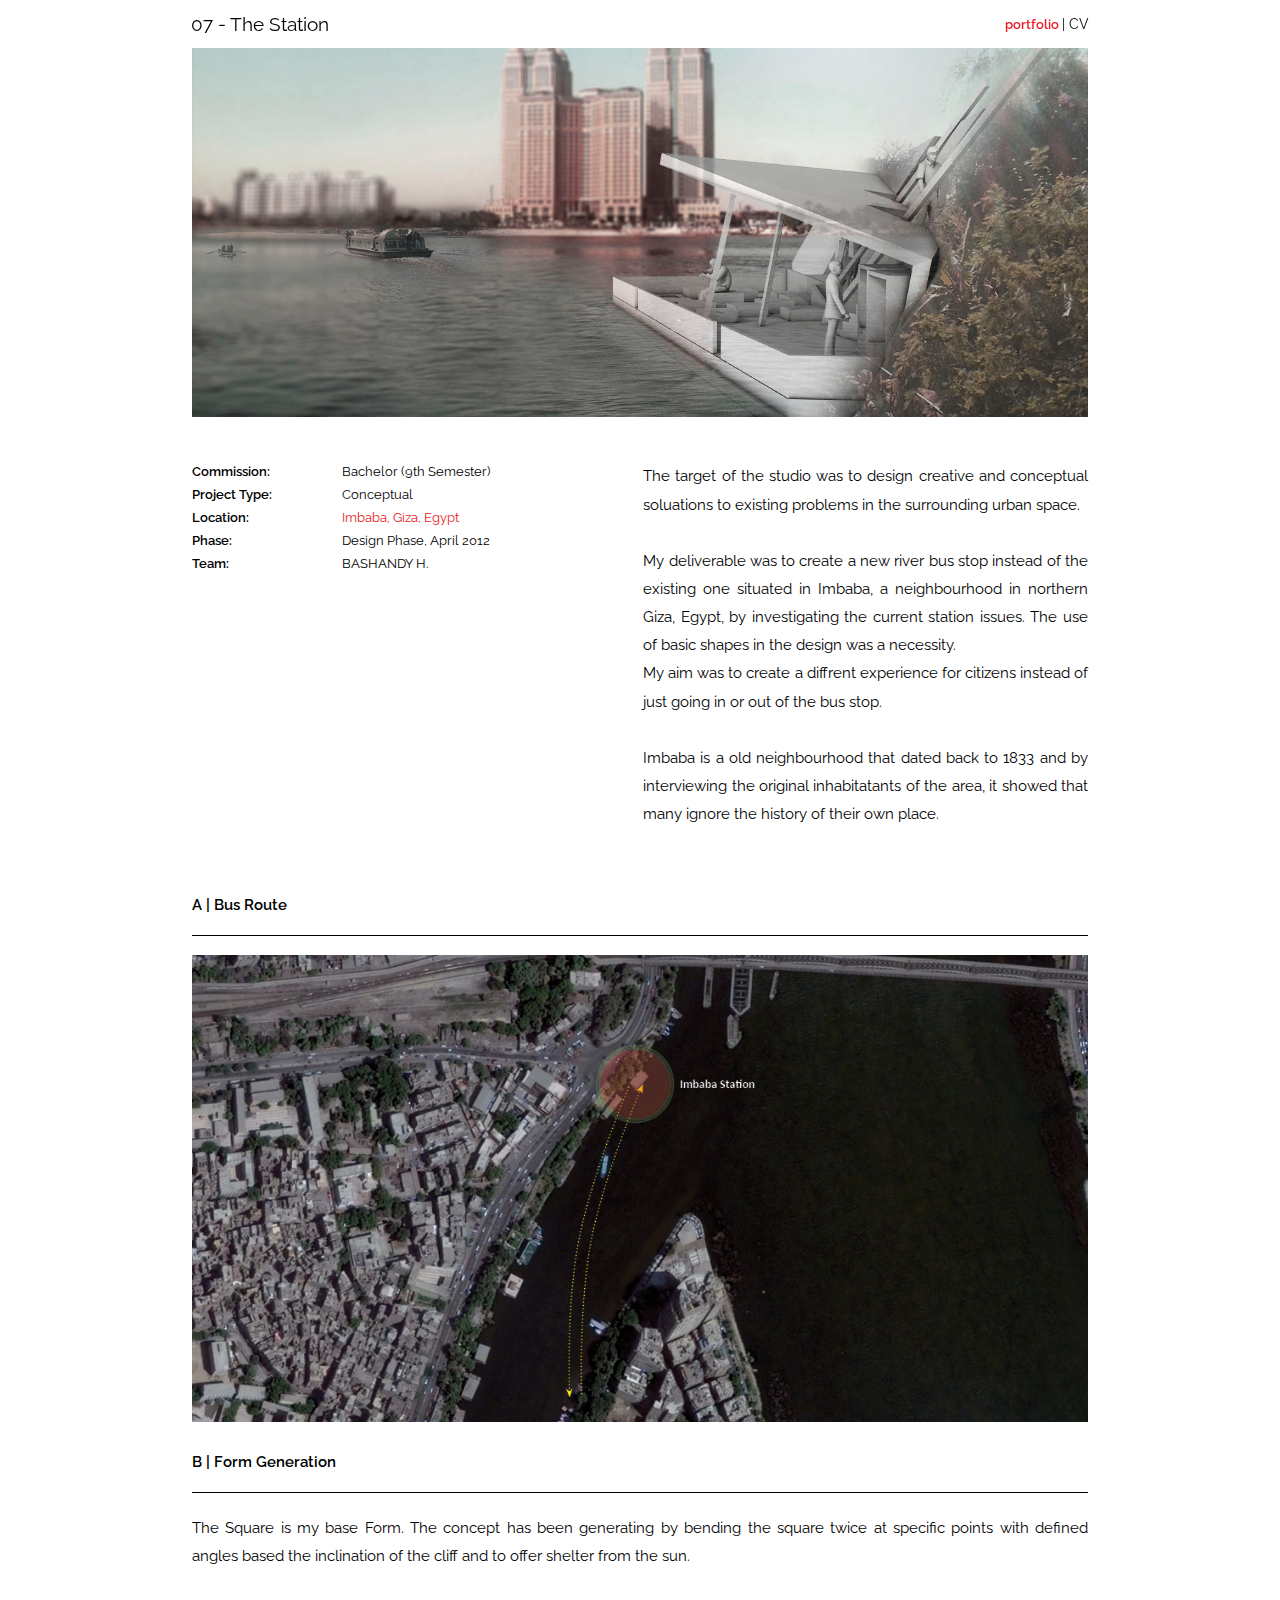
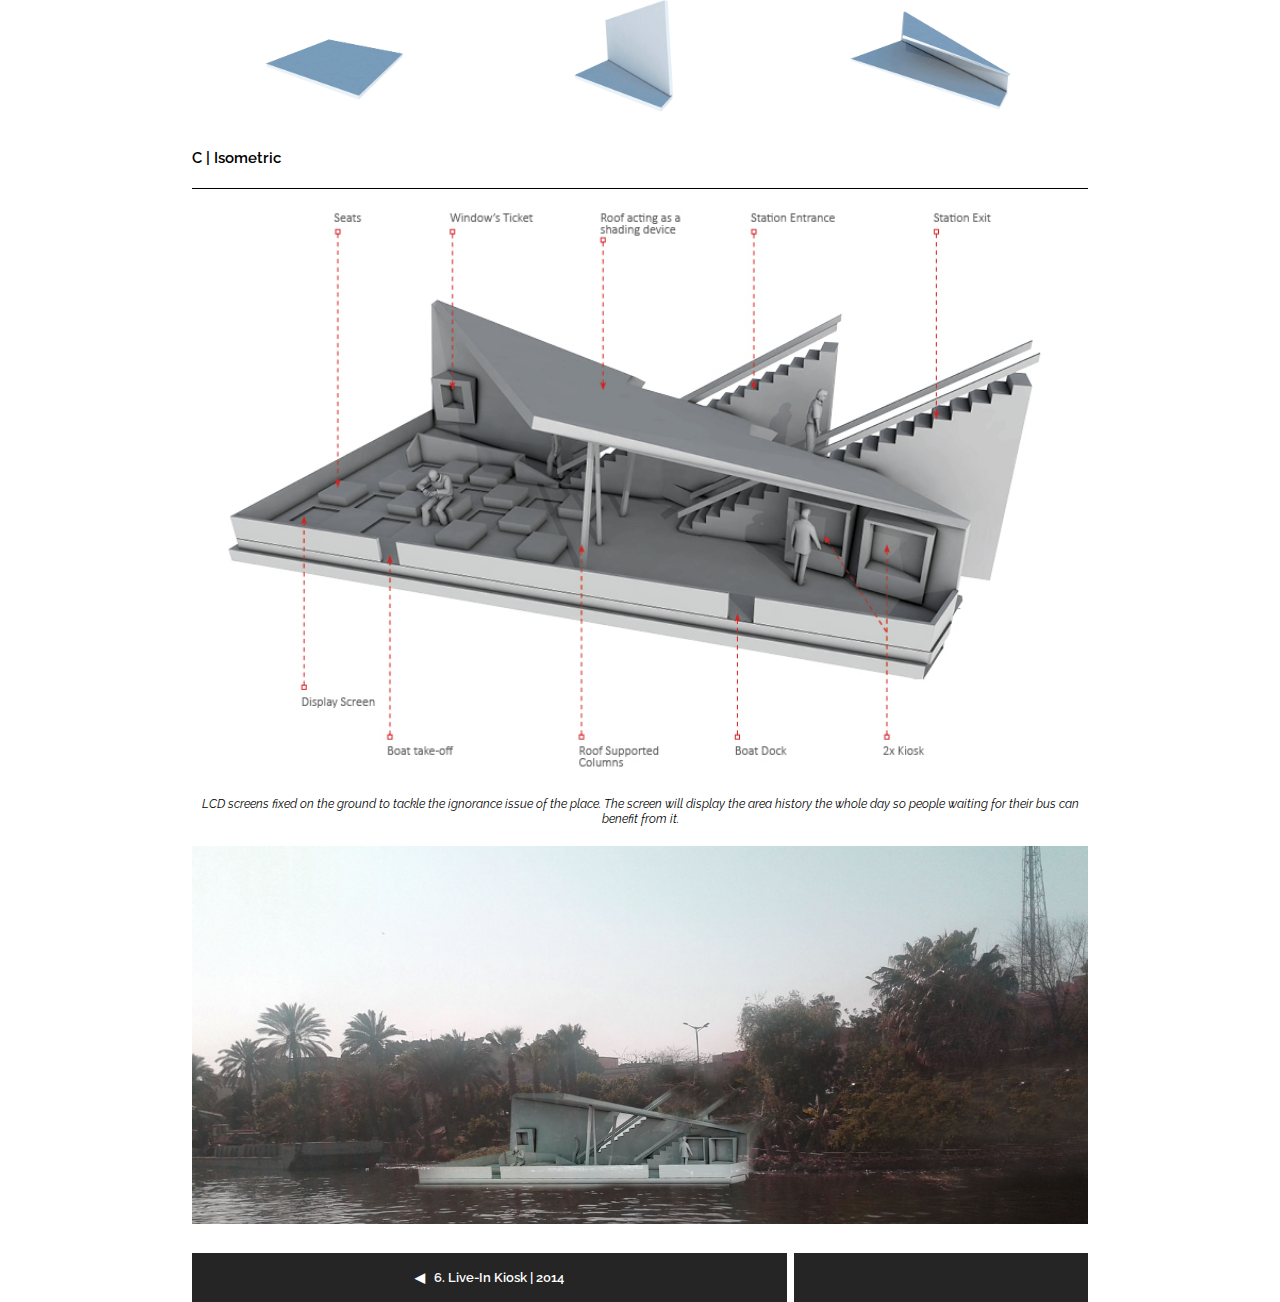
<file: thestation.html>
<!DOCTYPE html>
<html lang="en">
    <head>
        <title>07-The Station</title>
        <meta name="description" content="" />
        <meta name="keywords" content="" />
        <meta name="author" content="Hamza Bashandy" />
        
        <meta charset="utf-8">
        <meta name="viewport" content="width=device-width, user-scalable=no, minimum-scale=1.0, maximum-scale=1.0">
        <LINK REL=StyleSheet HREF="css/work.css" TYPE="text/css" MEDIA=screen>
        <link href="https://fonts.googleapis.com/css?family=Raleway:200,400,600" rel="stylesheet"> 
		<script src="https://ajax.googleapis.com/ajax/libs/jquery/3.2.1/jquery.min.js"></script>
        <script src="https://360player.io/static/dist/scripts/embed.js" async></script>
			
    </head>
    
    <body>
	
     <div class="header"> 
            <div class="title"> <h1>07 - The Station</h1></div>
            <div class="subtitle"> <h2><a href="index.html"><span id="portfolio"> portfolio </span></a></h2> <h2><a href="resume.html" target="_blank">| CV </a></h2></div>
     </div>
     <div class="wrapper">
		 <div class="c_01"><img src="assets/thestation/01_cover.jpg"></div>
		 <div class="c_bar01"><p class="text01 ">Commission: <br>Project Type: <br>Location: <br>Phase: <br>Team:</p></div>
		 <div class="c_bar02"><p class="text05 "> Bachelor (9th Semester) <br> Conceptual <br> <a class="link" href="https://goo.gl/maps/rbRZT8Z1TTH2" target="_blank">Imbaba, Giza, Egypt </a> <br> Design Phase, April 2012 <br> BASHANDY H.</p></div>
		 <div class="c_description"><p class="text02">The target of the studio was to design creative and conceptual soluations to existing problems in the surrounding urban space. <br> <br>My deliverable was to create a new river bus stop instead of the existing one situated in Imbaba, a neighbourhood in northern Giza, Egypt, by investigating the current station issues. The use of basic shapes in the design was a necessity. <br>My aim was to create a diffrent experience for citizens instead of just going in or out of the bus stop. <br><br>Imbaba is a old neighbourhood that dated back to 1833 and by interviewing the original inhabitatants of the area, it showed that many ignore the history of their own place.</div>
		 <div class="text03 location_text"><p>A | Bus Route</p></div>
		 <div class="location_02"><img src="assets/thestation/02_location.jpg"></div>
		 <div class="text03 form_text"><p>B | Form Generation</p></div>
		 <div class="text02 form_description"><p>The Square is my base Form. The concept has been generating by bending the square twice at specific points with defined angles based the inclination of the cliff  and to offer shelter from the sun.</p></div>
		 <div class="form_03"><img src="assets/thestation/05_form.png"></div>
		 <div class="form_04"><img src="assets/thestation/04_form.png"></div>
		 <div class="form_05"><img src="assets/thestation/03_form.png"></div>
		 <div class="text03 isometric_text"><p>C | Isometric</p></div>
		 <div class="isometric_06"><img src="assets/thestation/06_isometric.jpg"></div>
		 <div class="text04 isometric_description"><p>LCD screens fixed on the ground to tackle the ignorance issue of the place. The screen will display the area history the whole day so people waiting for their bus can benefit from it.</p></div>
		 <div class="stationimage_08"><img src="assets/thestation/08_image.jpg"></div>


		 <div class="text01 next_thestation"></div>
		 <div class="text01 previous_thestation"><a href="kiosk.html"><p>&#9664; &nbsp; 6. Live-In Kiosk | 2014</p></a></div>

	 </div> 
		
	<script>
          (function(i,s,o,g,r,a,m){i['GoogleAnalyticsObject']=r;i[r]=i[r]||function(){
          (i[r].q=i[r].q||[]).push(arguments)},i[r].l=1*new Date();a=s.createElement(o),
          m=s.getElementsByTagName(o)[0];a.async=1;a.src=g;m.parentNode.insertBefore(a,m)
          })(window,document,'script','https://www.google-analytics.com/analytics.js','ga');

          ga('create', 'UA-103040334-1', 'auto');
          ga('send', 'pageview');
    </script>
        
    </body>
        
</html>
</file>
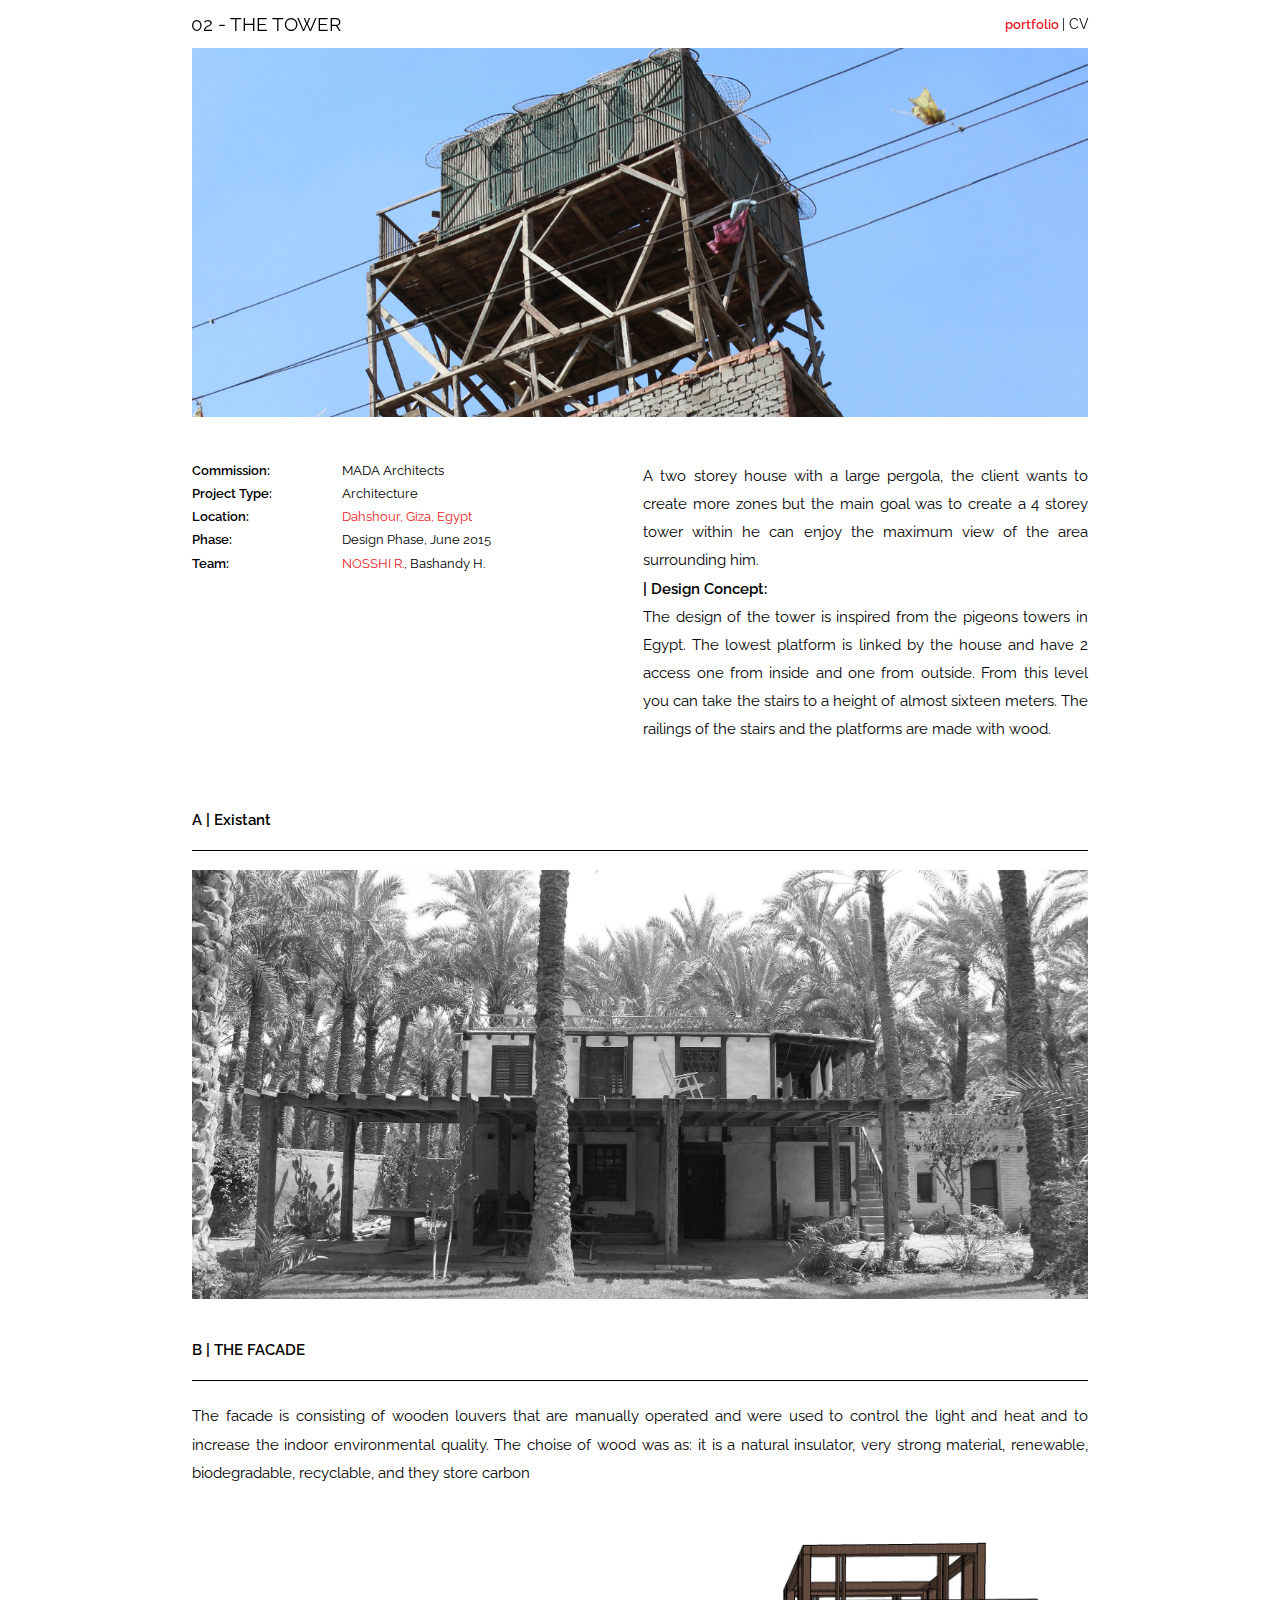
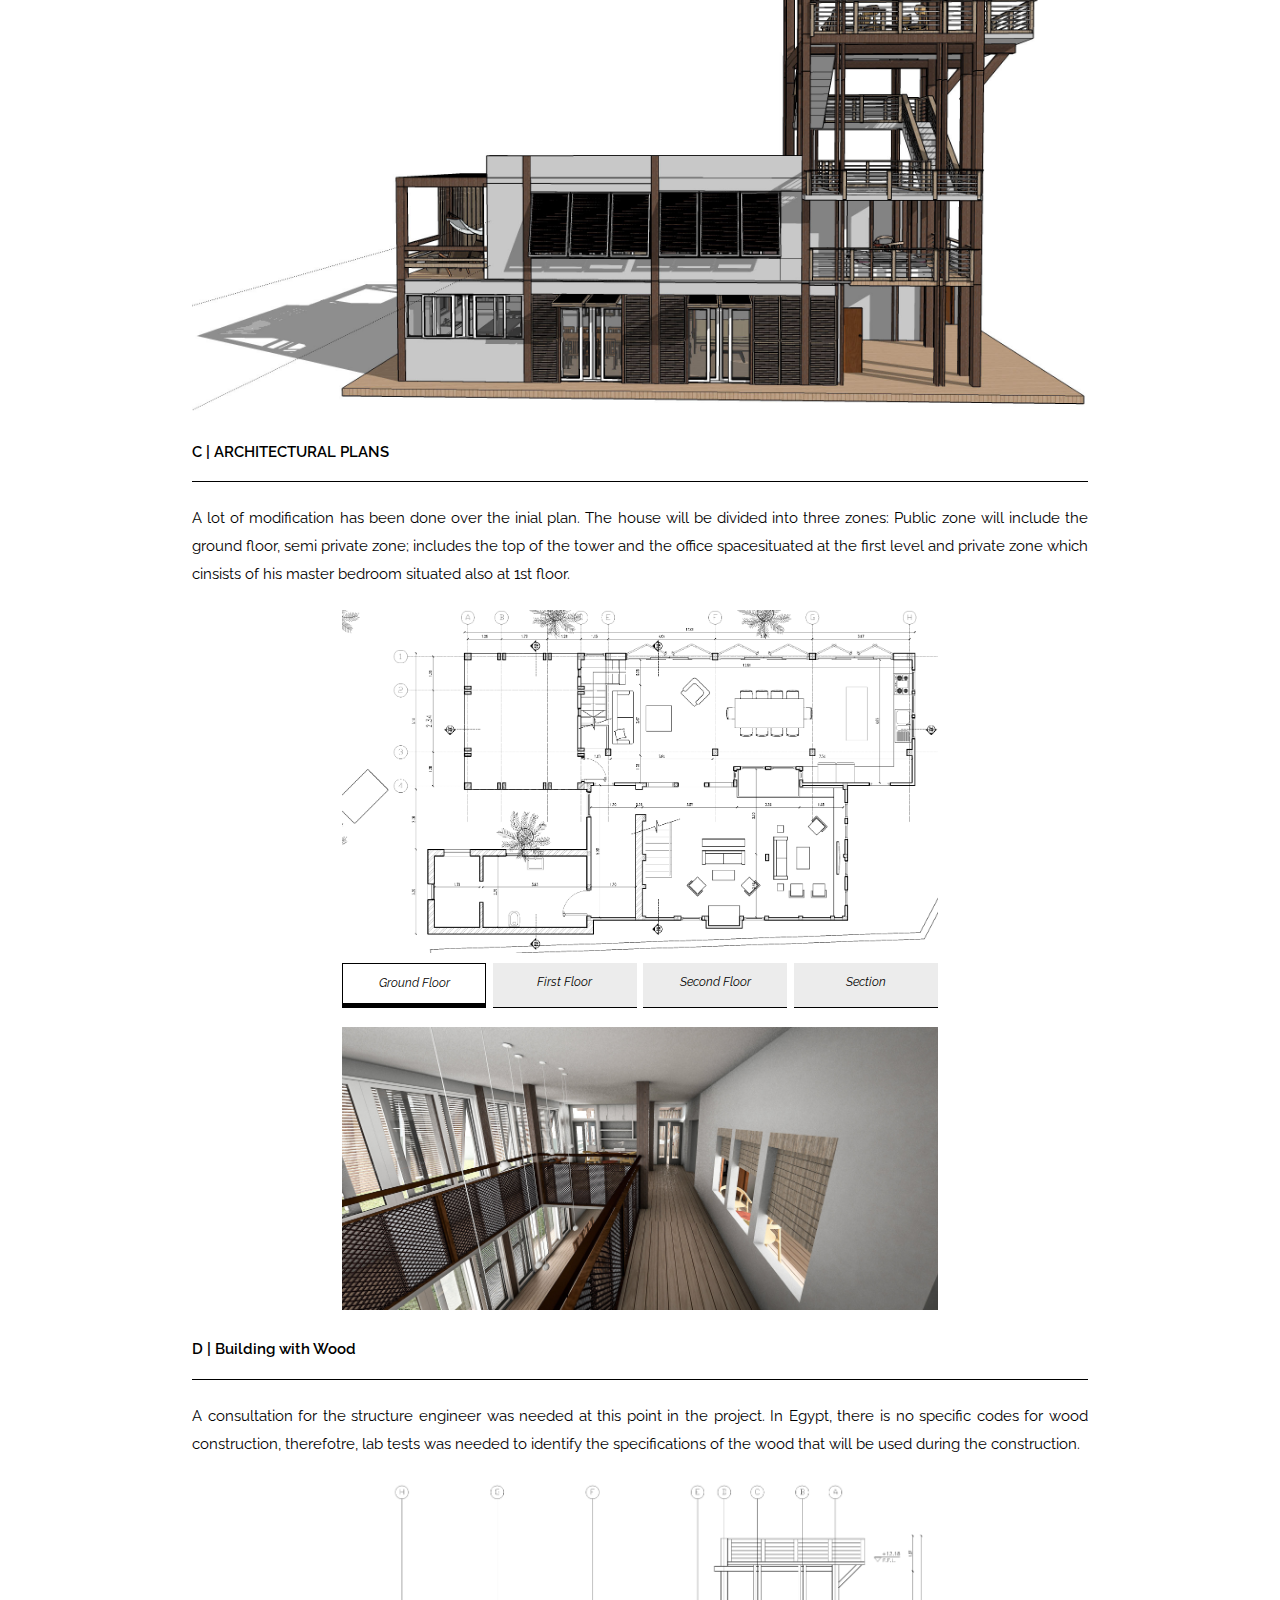
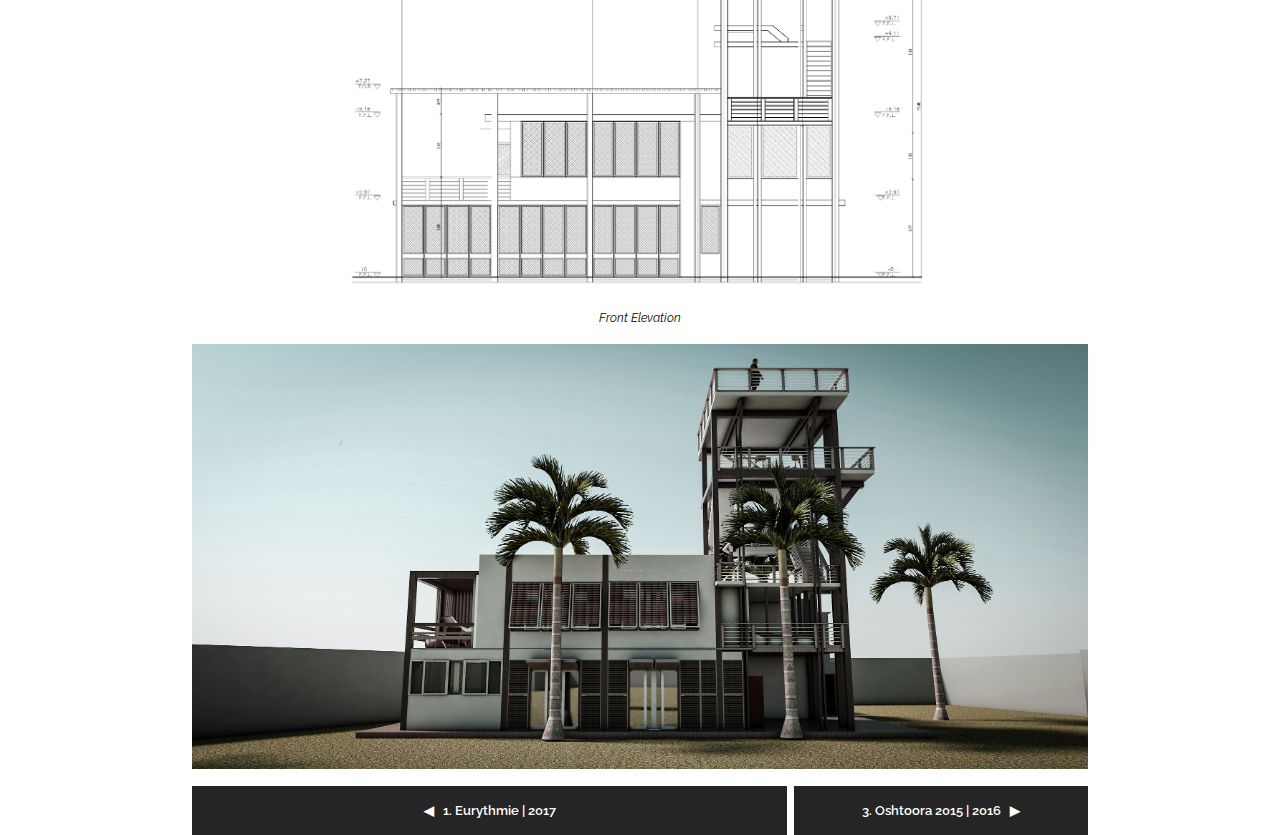
<file: thetower.html>
<!DOCTYPE html>
<html lang="en">
    <head>
        <title>02-THE TOWER</title>
        <meta name="description" content="" />
        <meta name="keywords" content="" />
        <meta name="author" content="Hamza Bashandy" />
        
        <meta charset="utf-8">
        <meta name="viewport" content="width=device-width, user-scalable=no, minimum-scale=1.0, maximum-scale=1.0">
        <LINK REL=StyleSheet HREF="css/work.css" TYPE="text/css" MEDIA=screen>
        <link href="https://fonts.googleapis.com/css?family=Raleway:200,400,600" rel="stylesheet"> 
		<script src="https://ajax.googleapis.com/ajax/libs/jquery/3.2.1/jquery.min.js"></script>
        <script src="https://360player.io/static/dist/scripts/embed.js" async></script>
			
    </head>
    
    <body>
	
     <div class="header"> 
            <div class="title"> <h1>02 - THE TOWER</h1></div>
            <div class="subtitle"> <h2><a href="index.html"><span id="portfolio"> portfolio </span></a></h2> <h2><a href="resume.html" target="_blank">| CV </a></h2></div>
     </div>
     <div class="wrapper">
		 <div class="c_01"><img src="assets/thetower/01_cover.jpg"></div>
		 <div class="c_bar01"><p class="text01 ">Commission: <br>Project Type: <br>Location: <br>Phase: <br>Team:</p></div>
		 <div class="c_bar02"><p class="text05 "> MADA Architects <br> Architecture <br> <a class="link" href="https://goo.gl/maps/5op7v4SeMg32" target="_blank">Dahshour, Giza, Egypt</a> <br> Design Phase, June 2015 <br> <a class="link" href="https://goo.gl/9Tcxqg">NOSSHI R.</a>, Bashandy H.</p></div>
		 <div class="c_description"><p class="text02">A two storey house with a large pergola, the client wants to create more zones but the main goal was to create a 4 storey tower within he can enjoy the maximum view of the area surrounding him. <br><span class="text03">| Design Concept:</span><br> The design of the tower is inspired from the pigeons towers in Egypt. The lowest platform is linked by the house and have 2 access one from inside and one from outside. From this level you can take the stairs to a height of almost sixteen meters. The railings of the stairs and the platforms are made with wood.</p></div>
		 <div class="text03 structure_text"><p>A | Existant</p></div>
         <div class="text03 structure"><img src="assets/thetower/02_structure.jpg"></div>
		 <div class="text03 facade_text"><p>B | THE FACADE </p></div>
         <div class="facade"><p class="text02">The facade is consisting of wooden louvers that are manually operated and were used to control the light and heat and to increase the indoor environmental quality. The choise of wood was as: it is a natural insulator, very strong material, renewable, biodegradable, recyclable, and they store carbon</p></div>
         <div class="facade_03"><img src="assets/thetower/03_facade.jpg"></div>
         <div class="text03 plans_text"><p>C | ARCHITECTURAL PLANS </p></div>
         <div class="plans"><p class="text02">A lot of modification has been done over the inial plan. The house will be divided into three zones: Public zone will include the ground floor, semi private zone; includes the top of the tower and the office spacesituated at the first level and private zone which cinsists of his master bedroom situated also at 1st floor. </p></div>
         <div class="plans_04"><img src="assets/thetower/04_ground.png"></div>
         <div class="plans_05"><img src="assets/thetower/05_first.png"></div>
         <div class="plans_06"><img src="assets/thetower/06_second.png"></div>
         <div class="section_07"><img src="assets/thetower/07_section.png"></div>
         <div class="text04 button_plans_04"><p>Ground Floor</p></div>
         <div class="text04 button_plans_05"><p>First Floor</p></div>
         <div class="text04 button_plans_06"><p>Second Floor</p></div>
         <div class="text04 button_section_07"><p>Section</p></div>
         <div class="interior_10"><img src="assets/thetower/10_interior.jpg"></div>
         <div class="text03 wood_text"><p>D | Building with Wood </p></div>
         <div class="wood"><p class="text02">A consultation for the structure engineer was needed at this point in the project. In Egypt, there is no specific codes for wood construction, therefotre, lab tests was needed to identify the specifications of the wood that will be used during the construction. </p></div>
         <div class="text04 frontelevation_08"><img src="assets/thetower/08_frontelevation.png"></div>
         <div class="text04 frontelevation_08_text"><p>Front Elevation</p></div>
         <div class="exterior_11"><img src="assets/thetower/11_exterior.jpg"></div>

		 <div class="text01 next_thetower"><a href="oshtoora.html"><p>3. Oshtoora 2015 | 2016 &nbsp; &#9654;</p></a></div>
		 <div class="text01 previous_thetower"><a href="cheratte.html"><p>&#9664; &nbsp; 1. Eurythmie | 2017</p></a></div>

	 </div> 
		
	<script>

        $(".button_plans_04").click(function(){
            $(".plans_04").show();
            $(".plans_05").hide();
            $(".plans_06").hide();
            $(".section_07").hide();
            $(".button_plans_04").css('border','solid 1px').css('border-bottom','solid 5px').css('background','#fff');
            $(".button_plans_05").css('border-style','none').css('border-bottom','solid 1px').css('background','#e1e1e1');
            $(".button_plans_06").css('border-style','none').css('border-bottom','solid 1px').css('background','#e1e1e1');
            $(".button_section_07").css('border-style','none').css('border-bottom','solid 1px').css('background','#e1e1e1');
        });

        $(".button_plans_05").click(function(){
            $(".plans_05").show();
            $(".plans_04").hide();
            $(".plans_06").hide();
            $(".section_07").hide();
            $(".button_plans_05").css('border','solid 1px').css('border-bottom','solid 5px').css('background','#fff');
            $(".button_plans_04").css('border-style','none').css('border-bottom','solid 1px').css('background','#e1e1e1');
            $(".button_plans_06").css('border-style','none').css('border-bottom','solid 1px').css('background','#e1e1e1');
            $(".button_section_07").css('border-style','none').css('border-bottom','solid 1px').css('background','#e1e1e1');
        });

        $(".button_plans_06").click(function(){
            $(".plans_06").show();
            $(".plans_05").hide();
            $(".plans_04").hide();
            $(".section_07").hide();
            $(".button_plans_06").css('border','solid 1px').css('border-bottom','solid 5px').css('background','#fff');
            $(".button_plans_04").css('border-style','none').css('border-bottom','solid 1px').css('background','#e1e1e1');
            $(".button_plans_05").css('border-style','none').css('border-bottom','solid 1px').css('background','#e1e1e1');
            $(".button_section_07").css('border-style','none').css('border-bottom','solid 1px').css('background','#e1e1e1');
        });

        $(".button_section_07").click(function(){
            $(".section_07").show();
            $(".plans_05").hide();
            $(".plans_04").hide();
            $(".plans_06").hide();
            $(".button_section_07").css('border','solid 1px').css('border-bottom','solid 5px').css('background','#fff');
            $(".button_plans_04").css('border-style','none').css('border-bottom','solid 1px').css('background','#e1e1e1');
            $(".button_plans_05").css('border-style','none').css('border-bottom','solid 1px').css('background','#e1e1e1');
            $(".button_plans_06").css('border-style','none').css('border-bottom','solid 1px').css('background','#e1e1e1');
        });


	</script>
        
        <script>
          (function(i,s,o,g,r,a,m){i['GoogleAnalyticsObject']=r;i[r]=i[r]||function(){
          (i[r].q=i[r].q||[]).push(arguments)},i[r].l=1*new Date();a=s.createElement(o),
          m=s.getElementsByTagName(o)[0];a.async=1;a.src=g;m.parentNode.insertBefore(a,m)
          })(window,document,'script','https://www.google-analytics.com/analytics.js','ga');

          ga('create', 'UA-103040334-1', 'auto');
          ga('send', 'pageview');
    </script>
        
    </body>
        
</html>
</file>
<file: css/main.css>
.header{
    grid-template-columns: repeat(6, 1fr);
    grid-gap: 1px;
    grid-auto-rows: repeat (15, 500px);

    width: 70.1%;
    display: grid;
	background: #fff;
	position: fixed;
	top:0px;	
	z-index: 1000;
	left: 50%;
	-webkit-transform: translateX(-50%);
    -moz-transform: translateX(-50%);
    -ms-transform: translateX(-50%);
    -o-transform: translateX(-50%);
    transform: translateX(-50%);
}

.notification{
	width: 100%;
	background: #000;
	position: fixed;
	
	height: 25vmax;
	z-index: 1;
	display: grid;
	grid-template-columns: repeat(6, 1fr);
    grid-gap: 1px;
    grid-auto-rows: repeat (10, 500px);
	cursor: pointer;
	left: 50%;
	bottom: 0px;
	
	-webkit-transform: translateX(-50%);
    -moz-transform: translateX(-50%);
    -ms-transform: translateX(-50%);
    -o-transform: translateX(-50%);
    transform: translateX(-50%);
}

.notificationtext{
	grid-column: 1 / span 4;
    grid-row: 1 / span 2;
	
	color:#fff;
	font-size: 2vmax;
    font-family: 'Raleway', sans-serif;
    text-align: right;
    font-weight: 600;
	align-self: center;
}

.notificationclose{
	grid-column: 5 / span 1;
    grid-row: 1 / span 2;
	
	color:#fff;
	font-size: 5vmax;
    font-family: 'Raleway', sans-serif;
    text-align: right;
    font-weight: 200;
	align-self: center;
}

.wrapper{
  display: grid;
  grid-template-columns: repeat(6, 1fr);
  grid-auto-rows: repeat (15, 500px);
  grid-gap: .5vw .5vw;

  position: absolute;
  width: 70%;
  top:20px;
  left: 50%;
  -webkit-transform: translateX(-50%);
  -moz-transform: translateX(-50%);
  -ms-transform: translateX(-50%);
  -o-transform: translateX(-50%);
  transform: translateX(-50%);
}

img {
	width: 100%;
}

h1 {
	font-size: 1.5vmax;
    font-family: 'Raleway', sans-serif;
    text-align: left;
	align-self: center;
    font-weight: 400;
}

h2 {
	font-size: 1.1vmax;
	font-weight: 400;
	font-family: 'Raleway', sans-serif;
	display: inline-block;
}

.title{
	grid-column: 1 / span 3;
    grid-row: 1 / span 2;
}

.subtitle{
	grid-column: 6 / span 1;
    grid-row: 1 / span 2;
	align-self: center;
	text-align: right;
	font-size: 1vmax;
	font-weight: 200;
	font-family: 'Raleway', sans-serif;
}

a{
	text-decoration: none;
	color: #000;
}

.subtitle-cv a:hover {
    font-weight: 600;
    color: darkred;
    
}

#portfolio{
	font-weight: 600;
	font-size: 1vmax;
	color: #ed1c24;
}

.text06 {
	align-self: end;
	text-align: left;
	font-size: 1.2vmax;
	font-weight: 600;
	font-family: 'Raleway', sans-serif;
	color: #fff;
	padding-left: 10px;

}

.eurythmie{
	grid-column: 1 / span 6;
    grid-row: 3 / span 2 ;
}

.eurythmie-text{
	grid-column: 1 / span 6;
    grid-row: 3 / span 2 ;
	background: #252525;
	opacity: .5;
	margin-bottom: 4px;
}

.thetower{
	grid-column: 1 / span 2;
    grid-row:  5 / span 2 ;
	
}

.thetower-text{
	grid-column: 1 / span 2;
    grid-row:  5 / span 2 ;
	background: #252525;
	opacity: .5;
	margin-bottom: 4px;
}

.oshtoora{
	grid-column: 3 / span 4;
    grid-row:  5 / span 2 ;
	
}

.oshtoora-text{
	grid-column: 3 / span 4;
    grid-row:  5 / span 2 ;
	background: #252525;
	opacity: .5;
	margin-bottom: 4px;
}

.wall{
	grid-column: 1 / span 4;
    grid-row:  7 / span 2 ;
	
}

.wall-text{
	grid-column: 1 / span 4;
    grid-row:  7 / span 1 ;
	background: #252525;
	opacity: .5;
	margin-bottom: 3px;
}


.mvidia{
	grid-column: 5 / span 2;
    grid-row:  7 / span 1 ;
}

.mvidia-text{
	grid-column: 5 / span 2;
    grid-row:  7 / span 1 ;
    background: #252525;
	opacity: .5;
	margin-bottom: 4px;
}

.osfarm{
	grid-column: 1 / span 2;
    grid-row:  8 / span 1 ;
	background: #fff;
}

.osfarm-text{
	grid-column: 1 / span 2;
    grid-row:  8 / span 1 ;
    background: #252525;
	opacity: .5;
	margin-bottom: 4px;
}

.thestation{
	grid-column: 3 / span 4;
    grid-row:  8 / span 1 ;
	background: #fff;
}

.thestation-text{
	grid-column: 3 / span 4;
    grid-row:  8 / span 1 ;
    background: #252525;
	opacity: .5;
	margin-bottom: 4px;
}

.footer{
	grid-column: 1  / span 6;
    grid-row:  9 / span 1 ;
	border-top: solid thin #363636;
	color: #000;
	font-size: .8vmax;
	font-weight: 400;
	font-family: 'Raleway', sans-serif;
	text-align: right;
	align-self: center;
	padding-right: 10px;
}

@media screen and (max-width: 768px) {
  	.header{
    	width: 95.1%;
	}

	.wrapper{
  		width: 95%;
	}
    h1 {
        font-size: 2vmax;
    }

    h2 {
        font-size: 1.6vmax;
    }
    #portfolio{
        font-size: 1.6vmax;
    }
}


@media screen and (min-width: 1800px) {
 	.header{
    	width: 50.1%;
	}

	.wrapper{
  		width: 50%;
	}
	.text06 {
		font-size: .7vmax;
	}
	h1 {
		font-size: 1vmax;
	}

	h2 {
		font-size: .8vmax;
	}
	#portfolio{
		font-size: .6vmax;
	}
}
</file>
<file: css/work.css>
.header{
    grid-template-columns: repeat(6, 1fr);
    grid-gap: 1px;
    grid-auto-rows: repeat (15, 500px);

    width: 70.1%;
    display: grid;
    background: #fff;
    position: fixed;
    top:0px;    
    z-index: 1000;
    left: 50%;
    -webkit-transform: translateX(-50%);
    -moz-transform: translateX(-50%);
    -ms-transform: translateX(-50%);
    -o-transform: translateX(-50%);
    transform: translateX(-50%);
}

.wrapper{
  display: grid;
  grid-template-columns: repeat(6, 1fr);
  grid-auto-rows: repeat (15, 500px);
  grid-gap: .5vw .5vw;

  position: absolute;
  width: 70%;
  top:20px;
  left: 50%;
  -webkit-transform: translateX(-50%);
  -moz-transform: translateX(-50%);
  -ms-transform: translateX(-50%);
  -o-transform: translateX(-50%);
  transform: translateX(-50%);
}

img {
	width: 100%;
}

h1 {
    font-size: 1.5vmax;
    font-family: 'Raleway', sans-serif;
    text-align: left;
    align-self: center;
    font-weight: 400;
}

h2 {
    font-size: 1.1vmax;
    font-weight: 400;
    font-family: 'Raleway', sans-serif;
    display: inline-block;
}

.title{
	grid-column: 1 / span 3;
    grid-row: 1 / span 2;
}

.subtitle{
    grid-column: 5 / span 2;
    grid-row: 1 / span 2;
    align-self: center;
    text-align: right;
    font-size: 1vmax;
    font-weight: 200;
    font-family: 'Raleway', sans-serif;
}

a{
	text-decoration: none;
	color: #000;
}

.text01 a{
	text-decoration: none;
	color: #fff;
}

.subtitle-cv a:hover {
    font-weight: 600;
    color: darkred;
    
}

#portfolio{
    font-weight: 600;
    font-size: 1vmax;
    color: #ed1c24;
}

.text01 {
	text-align: left;
	font-size: 1vmax;
	font-weight: 600;
	font-family: 'Raleway', sans-serif;
    line-height: 1.8vmax;
}

.text02 {
	text-align: left;
	font-size: 1.2vmax;
	font-weight: 400;
	font-family: 'Raleway', sans-serif;
    text-align: justify;
    line-height: 2.2vmax;
}

.text05 {
	text-align: left;
	font-size: 1vmax;
	font-weight: 400;
	font-family: 'Raleway', sans-serif;  
    line-height: 1.8vmax;
}

.text03 {
	text-align: left;
	font-size: 1.2vmax;;
	font-weight: 600;
	font-family: 'Raleway', sans-serif;
    line-height: 2.2vmax;
}

.text04 {
	text-align: center;
	font-size: .9vmax;
	font-weight: 400;
	font-family: 'Raleway', sans-serif;
    font-style: italic;
    line-height: 1.2vmax;
}

#location {
    color: #ed1c24;
}

.link {
    color: #ed1c24;
}


.c_01{
	grid-column: 1 / span 6;
    grid-row: 3 / span 2 ;
}

.c_bar01{
	grid-column: 1 / span 1;
    grid-row: 8 / span 2 ;
}

.c_bar02{
	grid-column: 2 / span 2;
    grid-row: 8 / span 2 ;
	text-align: left;
}

.c_description{
	grid-column: 4 / span 3;
    grid-row: 8 / span 2 ;
	text-align: left;
}

@media screen and (max-width: 768px) {
    .header{
        width: 95.1%;
    }

    .wrapper{
        width: 95%;
    }

    .text02 {
        font-size: 1.5vmax;
    }
	
	.text05 {
        font-size: 1.2vmax;
    }
	
	.text01 {
        font-size: 1.2vmax;
    }
    
    h1 {
        font-size: 2vmax;
    }

    h2 {
        font-size: 1.6vmax;
    }
    #portfolio{
        font-size: 1.6vmax;
    }
}


@media screen and (min-width: 1800px) {
 	.header{
    	width: 50.1%;
	}

	.wrapper{
  		width: 50%;
	}
	
	.wrappercv{
		width: 50%;
	}
	
	.text06 {
		font-size: .7vmax;
	}
	h1 {
		font-size: 1vmax;
	}

	h2 {
		font-size: .8vmax;
	}
	#portfolio{
		font-size: .6vmax;
	}
	.text01 {
		font-size: .8vmax;
	}
	.text02 {
		font-size: .8vmax;
	}
	.text05 {
		font-size: .8vmax;
	}
	.text03 {
		font-size: .8vmax;;
	}
	.text04 {
		font-size: .7vmax;
	}

}

/*RESUME_START*/

@media screen and (min-width: 768px) {


	.wrappercv{
	  display: grid;
	  grid-template-columns: repeat(6, 1fr);
	  grid-auto-rows: repeat (15, 500px);
	  grid-gap: .5vw .5vw;

	  position: absolute;
	  width: 70%;
	  top:20px;
	  left: 50%;
	  -webkit-transform: translateX(-50%);
	  -moz-transform: translateX(-50%);
	  -ms-transform: translateX(-50%);
	  -o-transform: translateX(-50%);
	  transform: translateX(-50%);
	}
	
	.wrappercv1{
		display: none;
    }
}

@media screen and (max-width: 768px) {
	

	.wrappercv{
		display: none;
    }
	
	.wrappercv1{
	  display: grid;
	  grid-template-columns: repeat(6, 1fr);
	  grid-auto-rows: repeat (15, 500px);
	  grid-gap: .5vw .5vw;

	  position: absolute;
	  width: 95%;
	  top:20px;
	  left: 50%;
	  -webkit-transform: translateX(-50%);
	  -moz-transform: translateX(-50%);
	  -ms-transform: translateX(-50%);
	  -o-transform: translateX(-50%);
	  transform: translateX(-50%);
	}
	
	.R_bar01{
		grid-column: 1 / span 2;
    	grid-row: 12 / span 2 ;
	}

	.R_bar02{
		grid-column: 4 / span 3;
    	grid-row: 12 / span 2 ;
		text-align: right;
	}

	.R_description{
		grid-column: 1 / span 6;
    	grid-row: 14 / span 2 ;
	}
	
	.text01_resume {
		font-size: 2vmax;
		line-height: 2.8vmax;
        font-weight: 400;
	    font-family: 'Raleway', sans-serif;
	}

	.text05_resume {
		font-size: 2vmax;
		line-height: 2.8vmax;
		text-align: right;
        font-weight: 400;
	    font-family: 'Raleway', sans-serif;
	}
	
	.text_justify {
		font-size: 1.8vmax;
		line-height: 2.8vmax;
		text-align: justify;
		font-weight: 400;
	    font-family: 'Raleway', sans-serif;
	}
}

/*RESUME_END*/


/*PROJECT 1 : CHERATTE_START*/

.c_history_text{
	grid-column: 1 / span 6;
    grid-row: 14 / span 1 ;
	border-bottom: solid thin;
}

.c_history{
	grid-column: 1 / span 6;
    grid-row: 17 / span 1 ;
}

.c_history_text02{
	grid-column: 1 / span 6;
    grid-row: 16 / span 1 ;
}

.c_urban_text{
	grid-column: 1 / span 6;
    grid-row: 18 / span 1 ;
	border-bottom: solid thin;
}

.c_urban_text02{
	grid-column: 1 / span 6;
    grid-row: 19 / span 1 ;
}

.c_urban_02{
	grid-column: 1 / span 6;
    grid-row: 20 / span 1 ;
}

.c_urban_04{
	grid-column: 1 / span 6;
    grid-row: 21 / span 1 ;
    
    position: relative;
    padding-bottom: 48.315%;
    padding-top: 35px;
    height: 0;
    overflow: hidden;
}

.c_urban_04 iframe {
    position: absolute;
    top:0;
    left: 0;
    width: 100%;
    height: 100%;
}

.c_urban_04_text{
	grid-column: 1 / span 6;
    grid-row: 22 / span 1 ;
}

.c_urban_07{
	grid-column: 1 / span 6;
    grid-row: 23 / span 1 ;
}

.c_urban_07_text{
	grid-column: 1 / span 6;
    grid-row: 24 / span 1 ;
}

.c_urban_05{
	grid-column: 4 / span 3;
    grid-row: 25 / span 1 ;
}

.c_urban_08{
	grid-column: 1 / span 3;
    grid-row: 25 / span 1 ;
    
    position: relative;
    padding-bottom: 46.55%;
    padding-top: 35px;
    height: 0;
    overflow: hidden;
}

.c_urban_08 iframe {
    position: absolute;
    top:0;
    left: 0;
    width: 100%;
    height: 100%;
}

.c_urban_05_text{
	grid-column: 1 / span 3;
    grid-row: 26 / span 1 ;
}

.c_urban_08_text{
	grid-column: 4 / span 3;
    grid-row: 26 / span 1 ;
}

.c_urban_09{
	grid-column: 1 / span 6;
    grid-row: 27 / span 1 ;
}

.p_place_text{
	grid-column: 1 / span 6;
    grid-row: 28 / span 1 ;
    border-bottom: solid thin;
}

.p_place_text02{
	grid-column: 1 / span 6;
    grid-row: 29 / span 1 ;
}

.p_place_01{
	grid-column: 1 / span 6;
    grid-row: 30 / span 1 ;
}

.p_place_01_text{
	grid-column: 1 / span 6;
    grid-row: 31 / span 1 ;
}

.p_place_02{
	grid-column: 1 / span 6;
    grid-row: 32 / span 1 ;
}

.p_place_02_text{
	grid-column: 1 / span 6;
    grid-row: 33 / span 1 ;
}

.a_arch_text{
	grid-column: 1 / span 6;
    grid-row: 34  / span 1 ;
    border-bottom: solid thin;
}

.a_arch_text02{
	grid-column: 1 / span 6;
    grid-row: 35  / span 1 ;
}

.a_arch_03{
	grid-column: 2 / span 4;
    grid-row: 36  / span 1 ;
}

.a_arch_03_text{
	grid-column: 2 / span 4;
    grid-row: 37  / span 1 ;
}

.a_ens_00{
	grid-column: 2 / span 4;
    grid-row: 38  / span 1 ;
}

.a_ens_00_text{
	grid-column: 1 / span 6;
    grid-row: 39  / span 1 ;
}

.a_ens1_01_text{
	grid-column: 1 / span 1;
    grid-row: 40  / span 1 ;
}

.a_ens1_01{
	grid-column: 2 / span 4;
    grid-row: 40  / span 1 ;
}

.a_ens1_02{
	grid-column: 2 / span 4;
    grid-row: 40  / span 1 ;
    display: none;
}

.a_ens1_03{
	grid-column: 2 / span 4;
    grid-row: 40  / span 1 ;
    display: none;
}

.a_ens1_04{
	grid-column: 2 / span 4;
    grid-row: 40  / span 1 ;
    display: none;
}

.a_ens1_01_ground{
	grid-column: 2 / span 1;
    grid-row: 41  / span 1 ;
    border: solid 1px;
    border-bottom: solid 5px;
    cursor: pointer;
}

.a_ens1_01_first{
	grid-column: 3 / span 1;
    grid-row: 41  / span 1 ;
    border-right: solid 1px;
    cursor: pointer;
}

.a_ens1_01_second{
	grid-column: 4 / span 1;
    grid-row: 41  / span 1 ;
    border-right: solid 1px;
    cursor: pointer;
}

.a_ens1_01_section{
	grid-column: 5 / span 1;
    grid-row: 41  / span 1 ;
    cursor: pointer;
}

.a_ens2_01_text{
	grid-column: 1 / span 1;
    grid-row: 47  / span 1 ;
}

.a_ens2_01{
	grid-column: 2 / span 4;
    grid-row: 47  / span 1 ;
}

.a_ens2_02{
	grid-column: 2 / span 4;
    grid-row: 47  / span 1 ;
    display: none;
}

.a_ens2_03{
	grid-column: 2 / span 4;
    grid-row: 47  / span 1 ;
    display: none;
}

.a_ens2_04{
	grid-column: 4 / span 2;
    grid-row: 47  / span 1 ;
    display: none;
}

.a_ens2_01_ground{
	grid-column: 2 / span 1;
    grid-row: 48  / span 1 ;
    border: solid 1px;
    border-bottom: solid 5px;
    cursor: pointer;
}

.a_ens2_02_first{
	grid-column: 3 / span 1;
    grid-row: 48  / span 1 ;
    border-right: solid 1px;
    cursor: pointer;
}

.a_ens2_03_second{
	grid-column: 4 / span 1;
    grid-row: 48  / span 1 ;
    border-right: solid 1px;
    cursor: pointer;
}

.a_ens2_04_section{
	grid-column: 5 / span 1;
    grid-row: 48  / span 1 ;
    border-right: solid 1px;
    cursor: pointer;
}

.a_ens_01{
	grid-column: 1 / span 6;
    grid-row: 52  / span 1 ;
}

.a_ens_01_text{
	grid-column: 1 / span 6;
    grid-row: 53  / span 1 ;
}

.a_ens_02{
	grid-column: 1 / span 6;
    grid-row: 54  / span 1 ;
}

.next{
    grid-column: 5 / span 2;
    grid-row: 58  / span 1 ;
    background: #252525;
    color: white;
    justify-self: stretch;
    text-align: center;
}

.previous{
    grid-column: 1 / span 4;
    grid-row: 58  / span 1 ;
    background: #252525;
    color: white;
    justify-self: stretch;
    text-align: center;
}

/*PROJECT 1 : CHERATTE_END*/

/*PROJECT 2 : THE TOWER_START*/

.structure_text{
    grid-column: 1 / span 6;
    grid-row: 14 / span 1 ;
    border-bottom: solid thin;
}

.structure{
    grid-column: 1 / span 6;
    grid-row: 17 / span 1 ;
}

.facade_text{
    grid-column: 1 / span 6;
    grid-row: 19 / span 1 ;
    border-bottom: solid thin;
}

.facade{
    grid-column: 1 / span 6;
    grid-row: 20 / span 1 ;
}

.facade_03{
    grid-column: 1 / span 6;
    grid-row: 21 / span 1 ;
}

.plans_text{
    grid-column: 1 / span 6;
    grid-row: 22 / span 1 ;
    border-bottom: solid thin;
}

.plans{
    grid-column: 1 / span 6;
    grid-row: 23 / span 1 ;
}

.plans_04{
    grid-column: 2 / span 4;
    grid-row: 24 / span 1 ;
}

.plans_05{
    grid-column: 2 / span 4;
    grid-row: 24 / span 1 ;
    display: none;
}

.plans_06{
    grid-column: 2 / span 4;
    grid-row: 24 / span 1 ;
    display: none;
}

.section_07{
    grid-column: 2 / span 4;
    grid-row: 24 / span 1 ;
    display: none;
}

.button_plans_04{
    grid-column: 2 / span 1;
    grid-row: 25 / span 1 ;
    border: solid 1px;
    border-bottom: solid 5px;
    cursor: pointer;
}

.button_plans_05{
    grid-column: 3 / span 1;
    grid-row: 25 / span 1 ;
    border-bottom: solid 1px;
    cursor: pointer;
    background: #ececec;
}

.button_plans_06{
    grid-column: 4 / span 1;
    grid-row: 25 / span 1 ;
    border-bottom: solid 1px;
    cursor: pointer;
    background: #ececec;
}

.button_section_07{
    grid-column: 5 / span 1;
    grid-row: 25 / span 1 ;
    border-bottom: solid 1px;
    cursor: pointer;
    background: #ececec;
}

.interior_10{
    grid-column: 2 / span 4;
    grid-row: 28 / span 1 ;
}

.wood_text{
    grid-column: 1 / span 6;
    grid-row: 29 / span 1 ;
    border-bottom: solid thin;
}

.wood{
    grid-column: 1 / span 6;
    grid-row: 30 / span 1 ;
}

.frontelevation_08{
    grid-column: 2 / span 4;
    grid-row: 31 / span 1 ;
}

.frontelevation_08_text{
    grid-column: 2 / span 4;
    grid-row: 32 / span 1 ;
}

.exterior_11{
    grid-column: 1 / span 6;
    grid-row: 33 / span 1 ;
}

.next_thetower{
    grid-column: 5 / span 2;
    grid-row: 35  / span 1 ;
    background: #252525;
    color: white;
    justify-self: stretch;
    text-align: center;
}

.previous_thetower{
    grid-column: 1 / span 4;
    grid-row: 35  / span 1 ;
    background: #252525;
    color: white;
    justify-self: stretch;
    text-align: center;
}

/*PROJECT 2 : THE TOWER_END*/

/*PROJECT 3 : OSHTOORA_START*/

.thefirst{
    grid-column: 1 / span 6;
    grid-row: 14 / span 1 ;
    border-bottom: solid thin;
}

.layout_02{
    grid-column: 1 / span 6;
    grid-row: 17 / span 1 ;
}

.layout_02_text{
    grid-column: 1 / span 6;
    grid-row: 18 / span 1 ;
}

.tunnel_03{
    grid-column: 1 / span 3;
    grid-row: 21 / span 1 ;
}

.food_04{
    grid-column: 4 / span 3;
    grid-row: 21 / span 1 ;
}

.tunnel_03_text{
    grid-column: 1 / span 3;
    grid-row: 22 / span 1 ;
}

.food_04_text{
    grid-column: 4 / span 3;
    grid-row: 22 / span 1 ;
}

.tunnel_03_description{
    grid-column: 1 / span 3;
    grid-row: 23 / span 1 ;
    margin-top: -2vmax;
    text-align: justify;
}

.food_04_description{
    grid-column: 4 / span 3;
    grid-row: 23 / span 1 ;
    margin-top: -2vmax;
    text-align: justify;
}

.tunnel_05{
    grid-column: 1 / span 6;
    grid-row: 24 / span 1 ;
}

.vending_06{
    grid-column: 1 / span 6;
    grid-row: 25 / span 1 ;
}

.vending_06_text{
    grid-column: 1 / span 6;
    grid-row: 26 / span 1 ;
}

.image_07{
    grid-column: 1 / span 3;
    grid-row: 27 / span 1 ;
}

.image_08{
    grid-column: 4 / span 3;
    grid-row: 27 / span 1 ;
}

.image_07_text{
    grid-column: 1 / span 3;
    grid-row: 28 / span 1 ;
}

.image_08_text{
    grid-column: 4 / span 3;
    grid-row: 28 / span 1 ;
}

.stage_09{
    grid-column: 1 / span 6;
    grid-row: 29 / span 1 ;
}

.stage_09_text{
    grid-column: 1 / span 6;
    grid-row: 30 / span 1 ;
}

.stage_09_description{
    grid-column: 1 / span 6;
    grid-row: 31 / span 1 ;
    margin-top: -2vmax;
    text-align: justify;
}

.food_11{
    grid-column: 1 / span 3;
    grid-row: 32 / span 1 ;
}

.stage_10{
    grid-column: 4 / span 3;
    grid-row: 32 / span 1 ;
}

.food_11_text{
    grid-column: 1 / span 3;
    grid-row: 33 / span 1 ;
}

.stage_10_text{
    grid-column: 4 / span 3;
    grid-row: 33 / span 1 ;
}

.panorama{
    grid-column: 1 / span 6;
    grid-row: 34 / span 1 ;

    position: relative;
    padding-bottom: 40%;
    
    height: 0;
    overflow: hidden;
}

.panorama iframe {
    position: absolute;
    top:0;
    left: 0;
    width: 100%;
    height: 100%;
}

.panorama_text{
    grid-column: 1 / span 6;
    grid-row: 35 / span 1 ;
}

.thelast{
    grid-column: 1 / span 6;
    grid-row: 36 / span 1 ;
    border-bottom: solid thin;
}

.layout_13{
    grid-column: 1 / span 6;
    grid-row: 39 / span 1 ;
}

.layout_13_text{
    grid-column: 1 / span 6;
    grid-row: 40 / span 1 ;
}

.wc_14{
    grid-column: 1 / span 6;
    grid-row: 41 / span 1 ;
}

.wc_14_text{
    grid-column: 1 / span 6;
    grid-row: 42 / span 1 ;
}

.wc_14_description{
    grid-column: 1 / span 6;
    grid-row: 43 / span 1 ;
    margin-top: -2vmax;
    text-align: justify;
}

.booth_15{
    grid-column: 1 / span 3;
    grid-row: 44 / span 1 ;
}

.bar_16{
    grid-column: 4 / span 3;
    grid-row: 44 / span 1 ;
}

.booth_15_text{
    grid-column: 1 / span 3;
    grid-row: 45 / span 1 ;
}

.bar_16_text{
    grid-column: 4 / span 3;
    grid-row: 45 / span 1 ;
}

.booth_17{
    grid-column: 1 / span 6;
    grid-row: 46 / span 1 ;
}

.bar_18{
    grid-column: 1 / span 3;
    grid-row: 47 / span 1 ;
}

.bar_19{
    grid-column: 4 / span 3;
    grid-row: 47 / span 1 ;
}

.bar_19_text{
    grid-column: 1 / span 6;
    grid-row: 48 / span 1 ;
}

.play_20{
    grid-column: 1 / span 6;
    grid-row: 49 / span 1 ;
}

.play_21{
    grid-column: 1 / span 3;
    grid-row: 50 / span 1 ;
}

.play_22{
    grid-column: 4 / span 3;
    grid-row: 50 / span 1 ;
}

.play_22_text{
    grid-column: 1 / span 6;
    grid-row: 51 / span 1 ;
}

.activity_23{
    grid-column: 1 / span 6;
    grid-row: 52 / span 1 ;
}

.activity_23_text{
    grid-column: 1 / span 6;
    grid-row: 53 / span 1 ;
}

.movie2015{
    grid-column: 1 / span 3;
    grid-row: 54 / span 1 ;
	
	position: relative;
    padding-bottom: 60%;
    height: 0;
    overflow: hidden;
}

.movie2015 iframe {
    position: absolute;
    top:0;
    left: 0;
    width: 100%;
    height: 100%;
}

.movie2016{
    grid-column: 4 / span 3;
    grid-row: 54 / span 1 ;

	position: relative;
    padding-bottom: 60%;
    height: 0;
    overflow: hidden;
}

.movie2016 iframe {
    position: absolute;
    top:0;
    left: 0;
    width: 100%;
    height: 100%;
}

.next_oshtoora{
    grid-column: 5 / span 2;
    grid-row: 59  / span 1 ;
    background: #252525;
    color: white;
    justify-self: stretch;
    text-align: center;
}

.previous_oshtoora{
    grid-column: 1 / span 4;
    grid-row: 59  / span 1 ;
    background: #252525;
    color: white;
    justify-self: stretch;
    text-align: center;
}

/*PROJECT 3 : OSHTOORA_END*/

/*PROJECT 4 : RESPONSIVEWALL_START*/

.thinkingprocess_text{
    grid-column: 1 / span 6;
    grid-row: 14 / span 1 ;
    border-bottom: solid thin;
}

.thinkingprocess_description{
    grid-column: 1 / span 6;
    grid-row: 17 / span 1 ;
}

.thinkingprocess_02{
    grid-column: 1 / span 6;
    grid-row: 18 / span 1 ;
}

.algorithm_text{
    grid-column: 1 / span 6;
    grid-row: 19 / span 1 ;
	border-bottom: solid thin;
}

.algorithm{
    grid-column: 1 / span 6;
    grid-row: 20 / span 1 ;
}

.variant_text{
    grid-column: 1 / span 6;
    grid-row: 21 / span 1 ;
	border-bottom: solid thin;
}

.variant{
    grid-column: 1 / span 6;
    grid-row: 23 / span 1 ;
}

.contraction_80{
    grid-column: 1 / span 2;
    grid-row: 24 / span 1 ;
}

.contraction_40{
    grid-column: 3 / span 2;
    grid-row: 24 / span 1 ;
}

.contraction_0{
    grid-column: 5 / span 2;
    grid-row: 24 / span 1 ;
}

.movie_text{
    grid-column: 1 / span 6;
    grid-row: 25 / span 1 ;
	border-bottom: solid thin;
}

.movie_rwall{
    grid-column: 1 / span 6;
    grid-row: 28 / span 1 ;

	position: relative;
    padding-bottom: 60%;
    height: 0;
    overflow: hidden;
}

.movie_rwall iframe {
    position: absolute;
    top:0;
    left: 0;
    width: 100%;
    height: 100%;
}

.next_responsivewall{
    grid-column: 5 / span 2;
    grid-row: 35 / span 1 ;
    background: #252525;
    color: white;
    justify-self: stretch;
    text-align: center;
}

.previous_responsivewall{
    grid-column: 1 / span 4;
    grid-row: 35  / span 1 ;
    background: #252525;
    color: white;
    justify-self: stretch;
    text-align: center;
}


/*PROJECT 4 : RESPONSIVEWALL_END*/

/*PROJECT 5 : MVIDIA_START*/

.plan_text{
    grid-column: 1 / span 6;
    grid-row: 14 / span 1 ;
    border-bottom: solid thin;
}

.plan_02{
    grid-column: 2 / span 4;
    grid-row: 18 / span 1 ;
}

.section_03{
    grid-column: 2 / span 4;
    grid-row: 25 / span 1 ;
}

.woodsteel_text{
    grid-column: 1 / span 6;
    grid-row: 26 / span 1 ;
	border-bottom: solid thin;
}

.woodsteel{
    grid-column: 1 / span 6;
    grid-row: 27 / span 1 ;
}

.elevation_04{
    grid-column: 2 / span 4;
    grid-row: 30 / span 1 ;
}

.dining_05{
    grid-column: 2 / span 4;
    grid-row: 33 / span 1 ;
}

.staircase_text{
    grid-column: 1 / span 6;
    grid-row: 34 / span 1 ;
	border-bottom: solid thin;
}

.section_staircase_06{
    grid-column: 2 / span 4;
    grid-row: 38 / span 1 ;
}

.staircase_07{
    grid-column: 2 / span 4;
    grid-row: 42 / span 1 ;
}

.bedroom_text{
    grid-column: 1 / span 6;
    grid-row: 43 / span 1 ;
	border-bottom: solid thin;
}

.bedroom_08{
    grid-column: 1 / span 6;
    grid-row: 47 / span 1 ;
}

.next_mvidia{
    grid-column: 5 / span 2;
    grid-row: 52 / span 1 ;
    background: #252525;
    color: white;
    justify-self: stretch;
    text-align: center;
}

.previous_mvidia{
    grid-column: 1 / span 4;
    grid-row: 52  / span 1 ;
    background: #252525;
    color: white;
    justify-self: stretch;
    text-align: center;
}

/*PROJECT 5 : MVIDIA_END*/

/*PROJECT 6 : KIOSK_START*/

.before_text{
    grid-column: 1 / span 6;
    grid-row: 14 / span 1 ;
    border-bottom: solid thin;
}

.before_02{
    grid-column: 1 / span 3;
    grid-row: 17 / span 1 ;
}

.before_03{
    grid-column: 4 / span 3;
    grid-row: 17 / span 1 ;
}

.plankiosk_text{
    grid-column: 1 / span 6;
    grid-row: 18 / span 1 ;
    border-bottom: solid thin;
}

.plankiosk_04{
    grid-column: 2 / span 4;
    grid-row: 22 / span 1 ;
}

.after_text{
    grid-column: 1 / span 6;
    grid-row: 23 / span 1 ;
    border-bottom: solid thin;
}

.workspace_05{
    grid-column: 1 / span 6;
    grid-row: 26 / span 1 ;
}

.workspace_text{
    grid-column: 1 / span 6;
    grid-row: 27 / span 1 ;
}

.dining_06{
    grid-column: 1 / span 6;
    grid-row: 28 / span 1 ;
}

.dining_text{
    grid-column: 1 / span 6;
    grid-row: 29 / span 1 ;
}

.sleeping_07{
    grid-column: 1 / span 6;
    grid-row: 30 / span 1 ;
}

.sleeping_text{
    grid-column: 1 / span 6;
    grid-row: 31 / span 1 ;
}

.closet_08{
    grid-column: 1 / span 6;
    grid-row: 32 / span 1 ;
}

.closet_text{
    grid-column: 1 / span 6;
    grid-row: 33 / span 1 ;
}

.next_kiosk{
    grid-column: 5 / span 2;
    grid-row: 36 / span 1 ;
    background: #252525;
    color: white;
    justify-self: stretch;
    text-align: center;
}

.previous_kiosk{
    grid-column: 1 / span 4;
    grid-row: 36  / span 1 ;
    background: #252525;
    color: white;
    justify-self: stretch;
    text-align: center;
}

/*PROJECT 6 : KIOSK_END*/

/*PROJECT 7 : THESTATION_START*/

.location_text{
    grid-column: 1 / span 6;
    grid-row: 14 / span 1 ;
    border-bottom: solid thin;
}


.location_02{
    grid-column: 1 / span 6;
    grid-row: 17 / span 1 ;
}

.form_text{
    grid-column: 1 / span 6;
    grid-row: 18 / span 1 ;
	border-bottom: solid thin;
}

.form_description{
    grid-column: 1 / span 6;
    grid-row: 19 / span 1 ;
}

.form_03{
    grid-column: 1 / span 2;
    grid-row: 20 / span 1 ;
}

.form_04{
    grid-column: 3 / span 2;
    grid-row: 20 / span 1 ;
}

.form_05{
    grid-column: 5 / span 2;
    grid-row: 20 / span 1 ;
}

.isometric_text{
    grid-column: 1 / span 6;
    grid-row: 21 / span 1 ;
	border-bottom: solid thin;
}

.isometric_06{
    grid-column: 1 / span 6;
    grid-row: 24 / span 1 ;
}

.isometric_description{
    grid-column: 1 / span 6;
    grid-row: 25 / span 1 ;
}

.stationimage_08{
    grid-column: 1 / span 6;
    grid-row: 26 / span 1 ;
}

.next_thestation{
    grid-column: 5 / span 2;
    grid-row: 30 / span 1 ;
    background: #252525;
    color: white;
    justify-self: stretch;
    text-align: center;
}

.previous_thestation{
    grid-column: 1 / span 4;
    grid-row: 30  / span 1 ;
    background: #252525;
    color: white;
    justify-self: stretch;
    text-align: center;
}

/*PROJECT 7 : THESTATION_END*/
</file>
